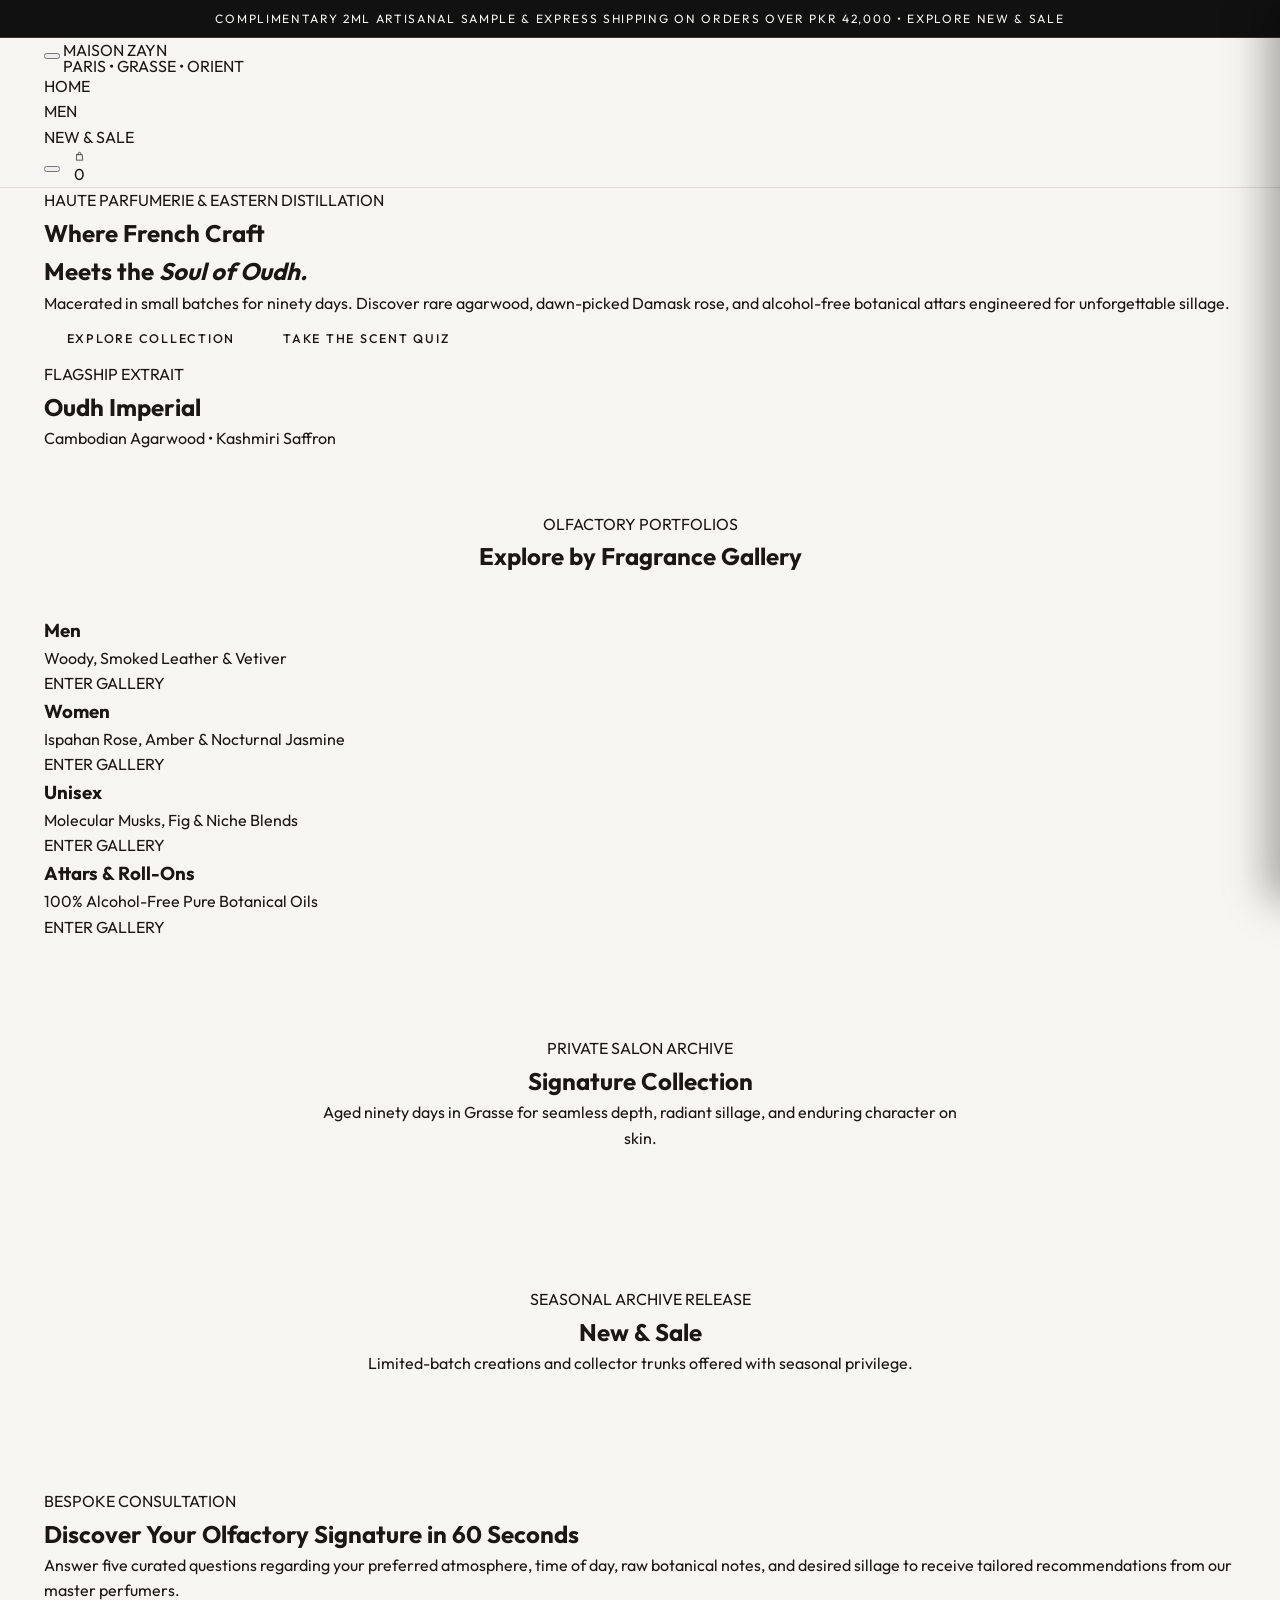
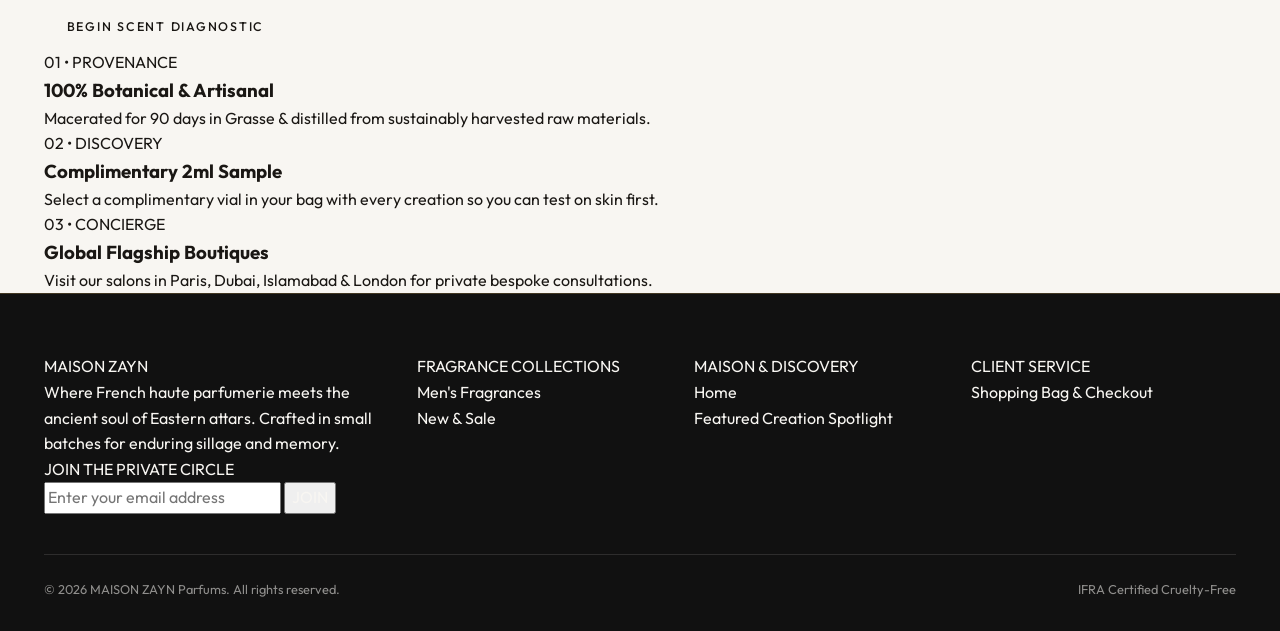
<file: index.html>
<!DOCTYPE html>
<html lang="en">
<head>
  <meta charset="UTF-8">
  <meta name="viewport" content="width=device-width, initial-scale=1.0">
  <title>MAISON ZAYN — Haute Parfumerie &amp; Eastern Attars</title>
  <meta name="description" content="Where French haute parfumerie meets the ancient soul of Eastern attars. Crafted in small batches in Grasse for enduring sillage and memory.">
  <link rel="preconnect" href="https://fonts.googleapis.com">
  <link rel="preconnect" href="https://fonts.gstatic.com" crossorigin>
  <link href="https://fonts.googleapis.com/css2?family=Cormorant+Garamond:ital,wght@0,400;0,500;0,600;1,400;1,500&family=Outfit:wght@300;400;500;600&display=swap" rel="stylesheet">
  <link rel="stylesheet" href="css/style.css">
</head>
<body>
  <a href="#main-content" class="skip-link">Skip to main content</a>

  <!-- Announcement Bar -->
  <div class="announcement-bar" role="region" aria-label="Promotional announcement">
    <p class="announcement-bar__text">
      COMPLIMENTARY 2ML ARTISANAL SAMPLE &amp; EXPRESS SHIPPING ON ORDERS OVER PKR 42,000 &bull;
      <a href="new-sale.html" class="announcement-bar__link">Explore New &amp; Sale</a>
    </p>
  </div>

  <!-- Sticky Header -->
  <header class="site-header">
    <div class="container site-header__inner">
      <button type="button" class="hamburger-btn" data-drawer-open aria-label="Open navigation menu" aria-expanded="false" aria-controls="mobile-drawer">
        <svg viewBox="0 0 24 24" fill="none" stroke="currentColor" stroke-width="1.5" stroke-linecap="round"><line x1="3" y1="6" x2="21" y2="6"/><line x1="3" y1="12" x2="21" y2="12"/><line x1="3" y1="18" x2="21" y2="18"/></svg>
      </button>

      <a href="index.html" class="brand-logo" aria-label="Maison Zayn Home">
        <span class="brand-logo__wordmark">MAISON ZAYN</span>
        <span class="brand-logo__tagline">PARIS &bull; GRASSE &bull; ORIENT</span>
      </a>

      <nav class="main-nav" aria-label="Primary navigation">
        <ul class="main-nav__list">
          <li class="main-nav__item"><a href="index.html" class="main-nav__link is-active" aria-current="page">HOME</a></li>
          <li class="main-nav__item"><a href="men.html" class="main-nav__link">MEN</a></li>
          <li class="main-nav__item"><a href="new-sale.html" class="main-nav__link">NEW &amp; SALE</a></li>
        </ul>
      </nav>

      <div class="header-actions">
        <button type="button" class="icon-btn" data-search-open aria-label="Search fragrances">
          <svg viewBox="0 0 24 24" fill="none" stroke="currentColor" stroke-width="1.5" stroke-linecap="round" stroke-linejoin="round"><circle cx="11" cy="11" r="7"/><line x1="20" y1="20" x2="16" y2="16"/></svg>
        </button>
        <a href="cart-checkout.html" class="icon-btn" aria-label="Shopping bag">
          <svg viewBox="0 0 24 24" fill="none" stroke="currentColor" stroke-width="1.5" stroke-linecap="round" stroke-linejoin="round"><path d="M6 8h12l1 12H5L6 8z"/><path d="M9 8V6a3 3 0 0 1 6 0v2"/></svg>
          <span class="cart-badge" data-cart-badge>0</span>
        </a>
      </div>
    </div>
  </header>

  <!-- Mobile Drawer -->
  <div id="drawer-backdrop" class="drawer-backdrop"></div>
  <aside id="mobile-drawer" class="mobile-drawer" aria-hidden="true" aria-label="Mobile navigation">
    <div class="mobile-drawer__head">
      <span class="brand-logo__wordmark" style="font-size:22px;">MAISON ZAYN</span>
      <button type="button" class="icon-btn" data-drawer-close aria-label="Close navigation menu">
        <svg viewBox="0 0 24 24" fill="none" stroke="currentColor" stroke-width="1.5"><line x1="18" y1="6" x2="6" y2="18"/><line x1="6" y1="6" x2="18" y2="18"/></svg>
      </button>
    </div>
    <nav class="mobile-drawer__nav">
      <a href="index.html" class="mobile-drawer__link">HOME</a>
      <a href="men.html" class="mobile-drawer__link">MEN</a>
      <a href="new-sale.html" class="mobile-drawer__link">NEW &amp; SALE</a>
      <a href="cart-checkout.html" class="mobile-drawer__link">SHOPPING BAG</a>
    </nav>
  </aside>

  <main id="main-content">
    <!-- 1. HERO -->
    <section class="hero" id="hero-spotlight">
      <div class="container hero__grid">
        <div class="hero__content">
          <span class="eyebrow">HAUTE PARFUMERIE &amp; EASTERN DISTILLATION</span>
          <h1 class="hero__title">Where French Craft<br>Meets the <em>Soul of Oudh.</em></h1>
          <p class="hero__desc">
            Macerated in small batches for ninety days. Discover rare agarwood, dawn-picked Damask rose, and alcohol-free botanical attars engineered for unforgettable sillage.
          </p>
          <div class="hero__actions">
            <a href="shop.html" class="btn btn--primary">EXPLORE COLLECTION</a>
            <a href="scent-finder.html" class="btn btn--secondary-dark">TAKE THE SCENT QUIZ</a>
          </div>
        </div>

        <div class="hero-showcase">
          <span class="eyebrow">FLAGSHIP EXTRAIT</span>
          <div class="hero-showcase__bottle" data-bottle-id="oudh-imperial" data-bottle-width="154" data-bottle-height="268" data-on-dark="true"></div>
          <h2 class="hero-showcase__name">Oudh Imperial</h2>
          <p class="hero-showcase__notes">Cambodian Agarwood &bull; Kashmiri Saffron</p>
        </div>
      </div>
    </section>

    <!-- 2. CATEGORY GALLERIES (ref4-categories) -->
    <section class="section-pad reveal">
      <div class="container">
        <div class="section-header">
          <span class="eyebrow">OLFACTORY PORTFOLIOS</span>
          <h2 class="section-heading">Explore by Fragrance Gallery</h2>
        </div>

        <div class="category-grid">
          <a href="men.html" class="category-card">
            <div class="category-card__bottle" data-bottle-id="santal-de-grasse" data-bottle-width="110" data-bottle-height="192"></div>
            <h3 class="category-card__title">Men</h3>
            <p class="category-card__desc">Woody, Smoked Leather &amp; Vetiver</p>
            <span class="category-card__cta">ENTER GALLERY</span>
          </a>

          <a href="women.html" class="category-card">
            <div class="category-card__bottle" data-bottle-id="rose-ispahan" data-bottle-width="110" data-bottle-height="192"></div>
            <h3 class="category-card__title">Women</h3>
            <p class="category-card__desc">Ispahan Rose, Amber &amp; Nocturnal Jasmine</p>
            <span class="category-card__cta">ENTER GALLERY</span>
          </a>

          <a href="unisex.html" class="category-card">
            <div class="category-card__bottle" data-bottle-id="musc-blanc" data-bottle-width="110" data-bottle-height="192"></div>
            <h3 class="category-card__title">Unisex</h3>
            <p class="category-card__desc">Molecular Musks, Fig &amp; Niche Blends</p>
            <span class="category-card__cta">ENTER GALLERY</span>
          </a>

          <a href="attars.html" class="category-card">
            <div class="category-card__bottle" data-bottle-id="oudh-imperial" data-bottle-width="110" data-bottle-height="192"></div>
            <h3 class="category-card__title">Attars &amp; Roll-Ons</h3>
            <p class="category-card__desc">100% Alcohol-Free Pure Botanical Oils</p>
            <span class="category-card__cta">ENTER GALLERY</span>
          </a>
        </div>
      </div>
    </section>

    <!-- 3. SIGNATURE COLLECTION -->
    <section class="section-pad reveal" style="padding-top: 24px;">
      <div class="container">
        <div class="section-header">
          <span class="eyebrow">PRIVATE SALON ARCHIVE</span>
          <h2 class="section-heading">Signature Collection</h2>
          <p class="section-subtitle">Aged ninety days in Grasse for seamless depth, radiant sillage, and enduring character on skin.</p>
        </div>
        <div class="product-grid" data-product-ids="oudh-imperial,santal-de-grasse,rose-ispahan,musc-blanc"></div>
      </div>
    </section>

    <!-- 4. NEW & SALE -->
    <section class="section-pad reveal" style="padding-top: 24px;">
      <div class="container">
        <div class="section-header">
          <span class="eyebrow">SEASONAL ARCHIVE RELEASE</span>
          <h2 class="section-heading">New &amp; Sale</h2>
          <p class="section-subtitle">Limited-batch creations and collector trunks offered with seasonal privilege.</p>
        </div>
        <div class="product-grid product-grid--3" data-product-ids="vetiver-cuir,bergamote-sauvage,la-collection-royale-trunk"></div>
      </div>
    </section>

    <!-- 5. BESPOKE CONSULTATION CTA (ref5-quiz-cta) -->
    <section class="quiz-cta-section reveal">
      <div class="container">
        <div class="quiz-cta-panel">
          <div class="quiz-cta-panel__content">
            <span class="eyebrow">BESPOKE CONSULTATION</span>
            <h2 class="quiz-cta-panel__title">Discover Your Olfactory Signature in 60 Seconds</h2>
            <p class="quiz-cta-panel__desc">
              Answer five curated questions regarding your preferred atmosphere, time of day, raw botanical notes, and desired sillage to receive tailored recommendations from our master perfumers.
            </p>
          </div>
          <a href="scent-finder.html" class="btn btn--primary">BEGIN SCENT DIAGNOSTIC</a>
        </div>
      </div>
    </section>

    <!-- 6. TRUST STRIP -->
    <section class="trust-strip" aria-label="Maison Zayn Pillars">
      <div class="container trust-strip__grid">
        <div class="trust-strip__item">
          <span class="eyebrow">01 &bull; PROVENANCE</span>
          <h3 class="trust-strip__title">100% Botanical &amp; Artisanal</h3>
          <p class="trust-strip__desc">Macerated for 90 days in Grasse &amp; distilled from sustainably harvested raw materials.</p>
        </div>
        <div class="trust-strip__item">
          <span class="eyebrow">02 &bull; DISCOVERY</span>
          <h3 class="trust-strip__title">Complimentary 2ml Sample</h3>
          <p class="trust-strip__desc">Select a complimentary vial in your bag with every creation so you can test on skin first.</p>
        </div>
        <div class="trust-strip__item">
          <span class="eyebrow">03 &bull; CONCIERGE</span>
          <h3 class="trust-strip__title">Global Flagship Boutiques</h3>
          <p class="trust-strip__desc">Visit our salons in Paris, Dubai, Islamabad &amp; London for private bespoke consultations.</p>
        </div>
      </div>
    </section>
  </main>

  <!-- Footer -->
  <footer class="site-footer">
    <div class="container">
      <div class="footer-grid">
        <div>
          <a href="index.html" class="footer-brand__logo">MAISON ZAYN</a>
          <p class="footer-brand__desc">
            Where French haute parfumerie meets the ancient soul of Eastern attars. Crafted in small batches for enduring sillage and memory.
          </p>
          <span class="eyebrow newsletter-form__label">JOIN THE PRIVATE CIRCLE</span>
          <form class="newsletter-form" data-newsletter-form novalidate>
            <div class="newsletter-form__group">
              <input type="email" class="newsletter-form__input" placeholder="Enter your email address" aria-label="Email address" required>
              <button type="submit" class="newsletter-form__btn">JOIN</button>
            </div>
            <p class="newsletter-form__status" data-newsletter-status role="status" aria-live="polite"></p>
          </form>
        </div>

        <div>
          <span class="eyebrow footer-col__heading">FRAGRANCE COLLECTIONS</span>
          <ul class="footer-col__list">
            <li><a href="men.html" class="footer-col__link">Men's Fragrances</a></li>
            <li><a href="new-sale.html" class="footer-col__link">New &amp; Sale</a></li>
          </ul>
        </div>

        <div>
          <span class="eyebrow footer-col__heading">MAISON &amp; DISCOVERY</span>
          <ul class="footer-col__list">
            <li><a href="index.html" class="footer-col__link">Home</a></li>
            <li><a href="index.html#hero-spotlight" class="footer-col__link">Featured Creation Spotlight</a></li>
          </ul>
        </div>

        <div>
          <span class="eyebrow footer-col__heading">CLIENT SERVICE</span>
          <ul class="footer-col__list">
            <li><a href="cart-checkout.html" class="footer-col__link">Shopping Bag &amp; Checkout</a></li>
          </ul>
        </div>
      </div>

      <div class="footer-bottom">
        <p>&copy; 2026 MAISON ZAYN Parfums. All rights reserved.</p>
        <div class="footer-badges">
          <span>IFRA Certified</span>
          <span>Cruelty-Free</span>
        </div>
      </div>
    </div>
  </footer>

  <script src="js/main.js"></script>
</body>
</html>
</file>
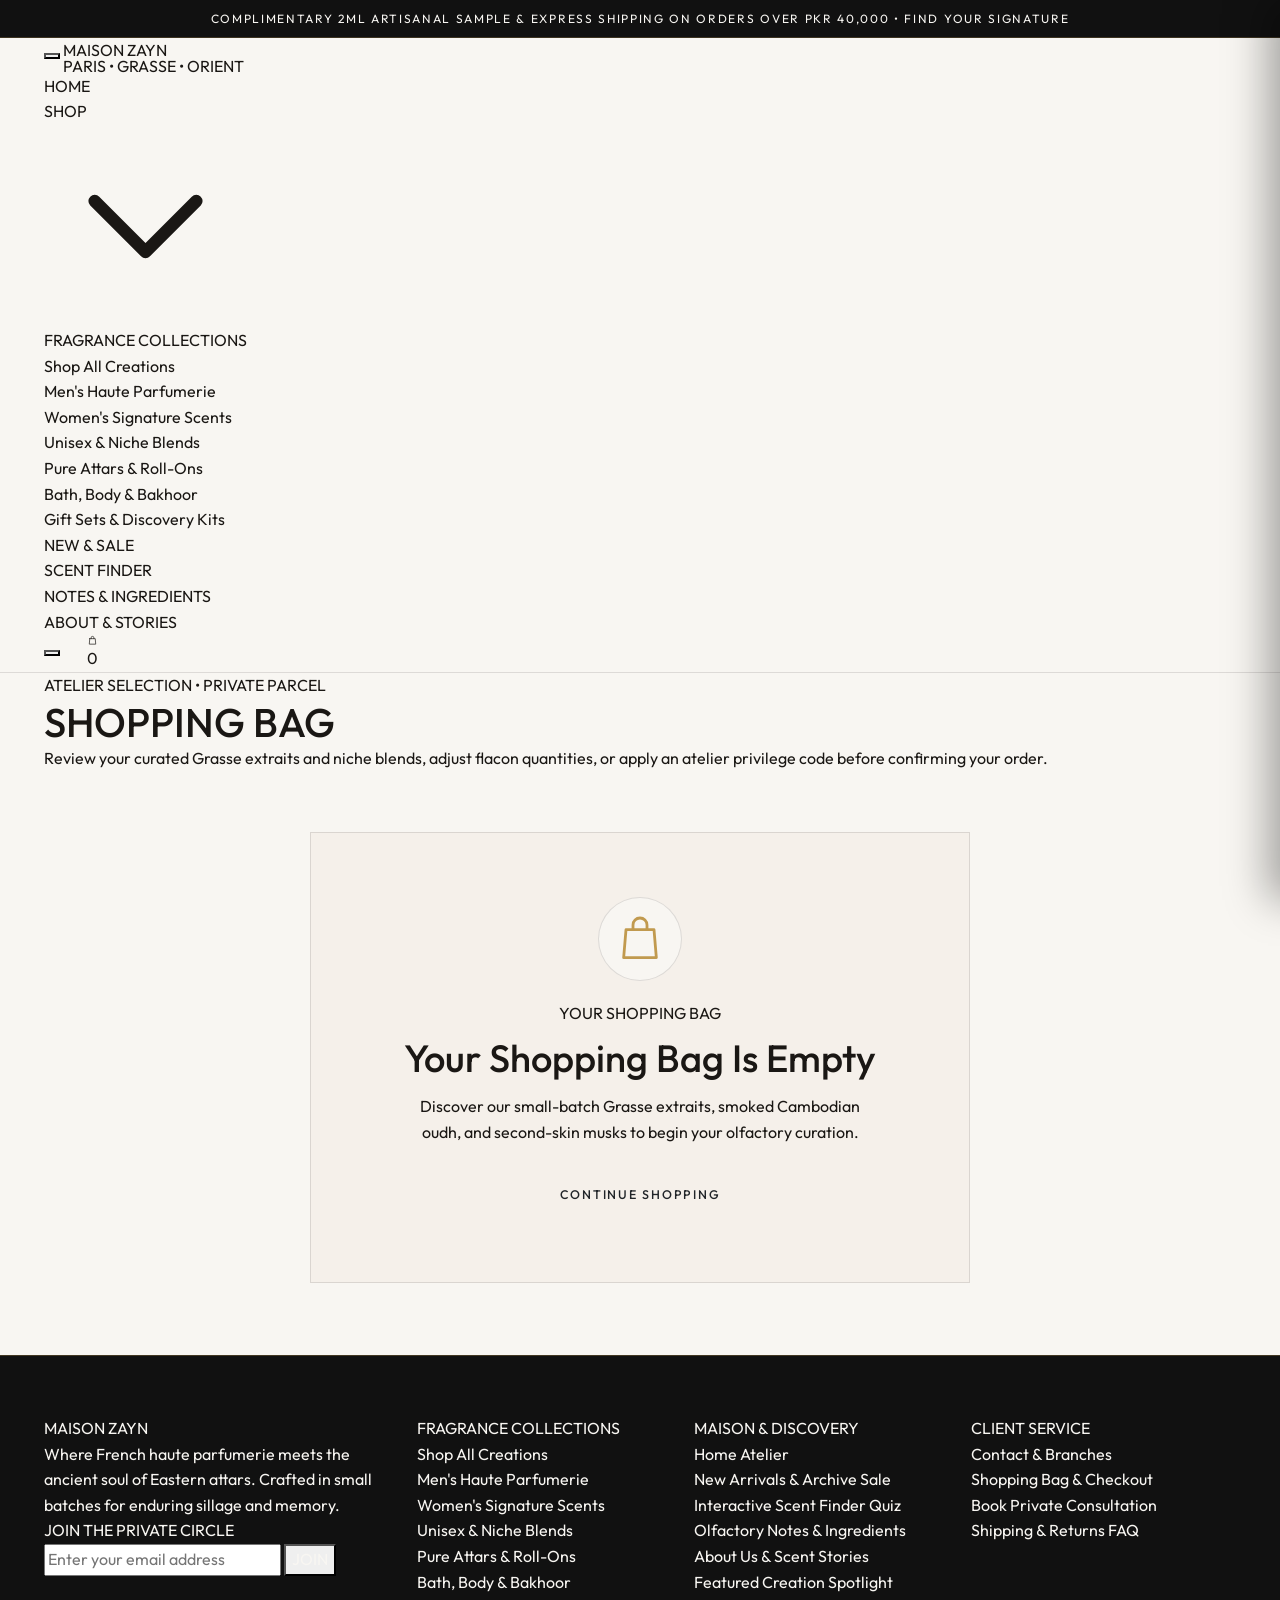
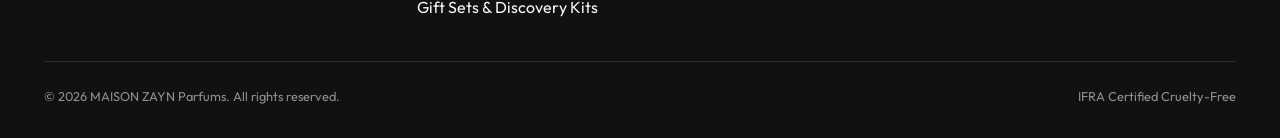
<file: cart.html>
<!DOCTYPE html>
<html lang="en">
<head>
  <meta charset="UTF-8">
  <meta name="viewport" content="width=device-width, initial-scale=1.0">
  <title>Shopping Bag — MAISON ZAYN</title>
  <meta name="description" content="Review your Maison Zayn shopping bag, adjust fragrance quantities, apply privilege codes, and confirm your artisanal perfume order.">
  <link rel="preconnect" href="https://fonts.googleapis.com">
  <link rel="preconnect" href="https://fonts.gstatic.com" crossorigin>
  <link href="https://fonts.googleapis.com/css2?family=Cormorant+Garamond:ital,wght@0,400;0,500;0,600;1,400;1,500&family=Outfit:wght@300;400;500;600&display=swap" rel="stylesheet">
  <link href="https://cdn.jsdelivr.net/npm/bootstrap@5.3.3/dist/css/bootstrap.min.css" rel="stylesheet" integrity="sha384-QWTKZyjpPEjISv5WaRU9OFeRpok6YctnYmDr5pNlyT2bRjXh0JMhjY6hW+ALEwIH" crossorigin="anonymous">
  <link rel="stylesheet" href="css/style.css">
  <link rel="stylesheet" href="css/hanan.css">
</head>
<body>
  <a href="#main-content" class="skip-link">Skip to main content</a>

  <!-- Announcement Bar -->
  <div class="announcement-bar" role="region" aria-label="Promotional announcement">
    <p class="announcement-bar__text">
      COMPLIMENTARY 2ML ARTISANAL SAMPLE &amp; EXPRESS SHIPPING ON ORDERS OVER PKR 40,000 &bull;
      <a href="scent-finder.html" class="announcement-bar__link">Find Your Signature</a>
    </p>
  </div>

  <!-- Sticky Header -->
  <header class="site-header">
    <div class="container site-header__inner">
      <button type="button" class="hamburger-btn" data-drawer-open aria-label="Open navigation menu" aria-expanded="false" aria-controls="mobile-drawer">
        <svg viewBox="0 0 24 24" fill="none" stroke="currentColor" stroke-width="1.5" stroke-linecap="round"><line x1="3" y1="6" x2="21" y2="6"/><line x1="3" y1="12" x2="21" y2="12"/><line x1="3" y1="18" x2="21" y2="18"/></svg>
      </button>

      <a href="index.html" class="brand-logo" aria-label="Maison Zayn Home">
        <span class="brand-logo__wordmark">MAISON ZAYN</span>
        <span class="brand-logo__tagline">PARIS &bull; GRASSE &bull; ORIENT</span>
      </a>

      <nav class="main-nav" aria-label="Primary navigation">
        <ul class="main-nav__list">
          <li class="main-nav__item"><a href="index.html" class="main-nav__link">HOME</a></li>
          <li class="main-nav__item main-nav__item--dropdown">
            <a href="shop.html" class="main-nav__link" aria-haspopup="true">
              SHOP
              <svg class="main-nav__chevron" viewBox="0 0 24 24" fill="none" stroke="currentColor" stroke-width="1.5" stroke-linecap="round" stroke-linejoin="round"><polyline points="6 9 12 15 18 9"/></svg>
            </a>
            <div class="mega-menu" role="menu">
              <span class="mega-menu__eyebrow">FRAGRANCE COLLECTIONS</span>
              <ul class="mega-menu__list">
                <li><a href="shop.html" class="mega-menu__link" role="menuitem">Shop All Creations</a></li>
                <li><a href="men.html" class="mega-menu__link" role="menuitem">Men's Haute Parfumerie</a></li>
                <li><a href="women.html" class="mega-menu__link" role="menuitem">Women's Signature Scents</a></li>
                <li><a href="unisex.html" class="mega-menu__link" role="menuitem">Unisex &amp; Niche Blends</a></li>
                <li><a href="attars.html" class="mega-menu__link" role="menuitem">Pure Attars &amp; Roll-Ons</a></li>
                <li><a href="bath-body-bakhoor.html" class="mega-menu__link" role="menuitem">Bath, Body &amp; Bakhoor</a></li>
                <li><a href="gift-sets.html" class="mega-menu__link" role="menuitem">Gift Sets &amp; Discovery Kits</a></li>
              </ul>
            </div>
          </li>
          <li class="main-nav__item"><a href="new-sale.html" class="main-nav__link">NEW &amp; SALE</a></li>
          <li class="main-nav__item"><a href="scent-finder.html" class="main-nav__link">SCENT FINDER</a></li>
          <li class="main-nav__item"><a href="notes-ingredients.html" class="main-nav__link">NOTES &amp; INGREDIENTS</a></li>
          <li class="main-nav__item"><a href="about-stories.html" class="main-nav__link">ABOUT &amp; STORIES</a></li>
        </ul>
      </nav>

      <div class="header-actions">
        <button type="button" class="icon-btn" data-search-open aria-label="Search fragrances">
          <svg viewBox="0 0 24 24" fill="none" stroke="currentColor" stroke-width="1.5" stroke-linecap="round" stroke-linejoin="round"><circle cx="11" cy="11" r="7"/><line x1="20" y1="20" x2="16" y2="16"/></svg>
        </button>
        <a href="contact-branches.html" class="icon-btn" aria-label="Boutiques and Contact">
          <svg viewBox="0 0 24 24" fill="none" stroke="currentColor" stroke-width="1.5" stroke-linecap="round" stroke-linejoin="round"><path d="M12 21s7-6.2 7-11.5A7 7 0 0 0 5 9.5C5 14.8 12 21 12 21z"/><circle cx="12" cy="9.5" r="2.5"/></svg>
        </a>
        <a href="cart.html" class="icon-btn" aria-label="Shopping bag" aria-current="page">
          <svg viewBox="0 0 24 24" fill="none" stroke="currentColor" stroke-width="1.5" stroke-linecap="round" stroke-linejoin="round"><path d="M6 8h12l1 12H5L6 8z"/><path d="M9 8V6a3 3 0 0 1 6 0v2"/></svg>
          <span class="cart-badge" data-cart-badge>0</span>
        </a>
      </div>
    </div>
  </header>

  <!-- Mobile Drawer -->
  <div id="drawer-backdrop" class="drawer-backdrop"></div>
  <aside id="mobile-drawer" class="mobile-drawer" aria-hidden="true" aria-label="Mobile navigation">
    <div class="mobile-drawer__head">
      <span class="brand-logo__wordmark" style="font-size:22px;">MAISON ZAYN</span>
      <button type="button" class="icon-btn" data-drawer-close aria-label="Close navigation menu">
        <svg viewBox="0 0 24 24" fill="none" stroke="currentColor" stroke-width="1.5"><line x1="18" y1="6" x2="6" y2="18"/><line x1="6" y1="6" x2="18" y2="18"/></svg>
      </button>
    </div>
    <nav class="mobile-drawer__nav">
      <a href="index.html" class="mobile-drawer__link">HOME</a>
      <a href="shop.html" class="mobile-drawer__link">SHOP</a>
      <div class="mobile-drawer__sub">
        <a href="shop.html" class="mobile-drawer__sublink">Shop All Creations</a>
        <a href="men.html" class="mobile-drawer__sublink">Men's Haute Parfumerie</a>
        <a href="women.html" class="mobile-drawer__sublink">Women's Signature Scents</a>
        <a href="unisex.html" class="mobile-drawer__sublink">Unisex &amp; Niche Blends</a>
        <a href="attars.html" class="mobile-drawer__sublink">Pure Attars &amp; Roll-Ons</a>
        <a href="bath-body-bakhoor.html" class="mobile-drawer__sublink">Bath, Body &amp; Bakhoor</a>
        <a href="gift-sets.html" class="mobile-drawer__sublink">Gift Sets &amp; Discovery Kits</a>
      </div>
      <a href="new-sale.html" class="mobile-drawer__link">NEW &amp; SALE</a>
      <a href="scent-finder.html" class="mobile-drawer__link">SCENT FINDER</a>
      <a href="notes-ingredients.html" class="mobile-drawer__link">NOTES &amp; INGREDIENTS</a>
      <a href="about-stories.html" class="mobile-drawer__link">ABOUT &amp; STORIES</a>
      <a href="contact-branches.html" class="mobile-drawer__link">CONTACT &amp; BRANCHES</a>
      <a href="cart.html" class="mobile-drawer__link" aria-current="page">SHOPPING BAG</a>
      <a href="faq-shipping.html" class="mobile-drawer__link">SHIPPING &amp; RETURNS FAQ</a>
    </nav>
  </aside>

  <main id="main-content">
    <!-- Page Banner -->
    <section class="page-banner">
      <div class="container page-banner__inner">
        <span class="eyebrow">ATELIER SELECTION &bull; PRIVATE PARCEL</span>
        <h1 class="page-banner__title">SHOPPING BAG</h1>
        <p class="page-banner__desc">
          Review your curated Grasse extraits and niche blends, adjust flacon quantities, or apply an atelier privilege code before confirming your order.
        </p>
      </div>
    </section>

    <!-- Shopping Bag Workspace -->
    <section class="section-pad" aria-labelledby="shopping-bag-heading">
      <div class="container">
        <h2 id="shopping-bag-heading" class="visually-hidden">Your Selected Fragrances and Order Summary</h2>

        <!-- Two-Column Cart Layout (Desktop: 8 / 4, Mobile: Stacked) -->
        <div id="cart-layout-row" class="row g-4 align-items-start d-none">
          <!-- Left Column: Cart Items -->
          <div class="col-12 col-lg-8">
            <div class="cart-items-header">
              <div>
                <span class="eyebrow">CURATED VESSELS</span>
                <p id="cart-item-count" class="cart-item-count mb-0" aria-live="polite">0 Creations in Bag</p>
              </div>
              <a href="unisex.html" class="cart-continue-link">Continue Shopping</a>
            </div>

            <div id="cart-items-list" class="cart-items-list" aria-label="Shopping bag items"></div>
          </div>

          <!-- Right Column: Order Summary Card -->
          <div class="col-12 col-lg-4">
            <aside class="cart-summary-card" aria-labelledby="order-summary-heading">
              <span class="eyebrow">ATELIER DOSSIER</span>
              <h3 id="order-summary-heading" class="cart-summary-card__title">Order Summary</h3>

              <p id="cart-shipping-note" class="cart-shipping-note" aria-live="polite">
                Complimentary express shipping on orders over PKR 40,000.
              </p>

              <!-- Promo Code Form -->
              <form id="promo-form" class="cart-promo-form" novalidate>
                <label for="promo-input" class="form-label cart-promo-label">Promo Code</label>
                <div class="cart-promo-group">
                  <input
                    type="text"
                    id="promo-input"
                    class="form-input cart-promo-input"
                    placeholder="Code: ZAYN10"
                    autocomplete="off"
                  >
                  <button type="submit" id="promo-apply-btn" class="btn btn--secondary btn--sm cart-promo-btn">Apply</button>
                </div>
                <div id="promo-applied-pill" class="cart-promo-pill d-none">
                  <span>Privilege <strong>ZAYN10</strong> applied (10% off)</span>
                  <button type="button" id="promo-remove-btn" class="cart-promo-pill__remove" aria-label="Remove promo code">&times;</button>
                </div>
                <p id="promo-feedback" class="cart-promo-feedback mb-0" role="status" aria-live="polite"></p>
              </form>

              <!-- Cost Breakdown -->
              <div class="cart-summary-rows">
                <div class="cart-summary__row">
                  <span>Subtotal</span>
                  <span id="cart-subtotal">PKR 0</span>
                </div>
                <div id="cart-discount-row" class="cart-summary__row cart-summary__row--discount d-none">
                  <span>Promo Discount (ZAYN10)</span>
                  <span id="cart-discount">- PKR 0</span>
                </div>
                <div class="cart-summary__row">
                  <span>Shipping</span>
                  <span id="cart-shipping">PKR 0</span>
                </div>
                <div class="cart-summary__row cart-summary__total">
                  <span>Grand Total</span>
                  <span id="cart-grand-total">PKR 0</span>
                </div>
              </div>

              <button type="button" id="proceed-checkout-btn" class="btn btn--dark w-100 mt-4">
                Proceed to Checkout
              </button>

              <p class="cart-summary-card__assurance mb-0">
                Includes a complimentary 2ml artisanal vial and signature Maison Zayn gift wrapping.
              </p>
            </aside>
          </div>
        </div>

        <!-- Empty Bag State -->
        <div id="cart-empty-state" class="cart-empty-state d-none" role="status" aria-live="polite">
          <div class="cart-empty-state__icon" aria-hidden="true">
            <svg width="56" height="56" viewBox="0 0 24 24" fill="none" stroke="currentColor" stroke-width="1.2" stroke-linecap="round" stroke-linejoin="round">
              <path d="M6 8h12l1 12H5L6 8z"/>
              <path d="M9 8V6a3 3 0 0 1 6 0v2"/>
            </svg>
          </div>
          <span class="eyebrow">YOUR SHOPPING BAG</span>
          <h3 class="cart-empty-state__title">Your Shopping Bag Is Empty</h3>
          <p class="cart-empty-state__desc">
            Discover our small-batch Grasse extraits, smoked Cambodian oudh, and second-skin musks to begin your olfactory curation.
          </p>
          <a href="unisex.html" class="btn btn--primary">Continue Shopping</a>
        </div>
      </div>
    </section>
  </main>

  <!-- Order Confirmation Modal (Bootstrap 5) -->
  <div class="modal fade" id="checkoutModal" tabindex="-1" aria-labelledby="checkoutModalLabel" aria-hidden="true">
    <div class="modal-dialog modal-dialog-centered modal-lg">
      <div class="modal-content unisex-modal-content">
        <div class="modal-header unisex-modal-header">
          <div>
            <span class="eyebrow" id="checkoutModalEyebrow">ATELIER ORDER CONFIRMATION</span>
            <h2 class="modal-title unisex-modal-title" id="checkoutModalLabel">Confirm Your Order</h2>
          </div>
          <button type="button" class="btn-close unisex-modal-close" data-bs-dismiss="modal" aria-label="Close order confirmation modal"></button>
        </div>

        <div class="modal-body unisex-modal-body" id="checkoutModalBody"></div>

        <div class="modal-footer unisex-modal-footer" id="checkoutModalFooter">
          <button type="button" class="btn btn--secondary btn--sm" data-bs-dismiss="modal">Back to Bag</button>
          <button type="button" class="btn btn--dark btn--sm" id="confirm-order-btn">Confirm Order</button>
        </div>
      </div>
    </div>
  </div>

  <!-- Footer -->
  <footer class="site-footer">
    <div class="container">
      <div class="footer-grid">
        <div>
          <a href="index.html" class="footer-brand__logo">MAISON ZAYN</a>
          <p class="footer-brand__desc">
            Where French haute parfumerie meets the ancient soul of Eastern attars. Crafted in small batches for enduring sillage and memory.
          </p>
          <span class="eyebrow newsletter-form__label">JOIN THE PRIVATE CIRCLE</span>
          <form class="newsletter-form" data-newsletter-form novalidate>
            <div class="newsletter-form__group">
              <input type="email" class="newsletter-form__input" placeholder="Enter your email address" aria-label="Email address" required>
              <button type="submit" class="newsletter-form__btn">JOIN</button>
            </div>
            <p class="newsletter-form__status" data-newsletter-status role="status" aria-live="polite"></p>
          </form>
        </div>

        <div>
          <span class="eyebrow footer-col__heading">FRAGRANCE COLLECTIONS</span>
          <ul class="footer-col__list">
            <li><a href="shop.html" class="footer-col__link">Shop All Creations</a></li>
            <li><a href="men.html" class="footer-col__link">Men's Haute Parfumerie</a></li>
            <li><a href="women.html" class="footer-col__link">Women's Signature Scents</a></li>
            <li><a href="unisex.html" class="footer-col__link">Unisex &amp; Niche Blends</a></li>
            <li><a href="attars.html" class="footer-col__link">Pure Attars &amp; Roll-Ons</a></li>
            <li><a href="bath-body-bakhoor.html" class="footer-col__link">Bath, Body &amp; Bakhoor</a></li>
            <li><a href="gift-sets.html" class="footer-col__link">Gift Sets &amp; Discovery Kits</a></li>
          </ul>
        </div>

        <div>
          <span class="eyebrow footer-col__heading">MAISON &amp; DISCOVERY</span>
          <ul class="footer-col__list">
            <li><a href="index.html" class="footer-col__link">Home Atelier</a></li>
            <li><a href="new-sale.html" class="footer-col__link">New Arrivals &amp; Archive Sale</a></li>
            <li><a href="scent-finder.html" class="footer-col__link">Interactive Scent Finder Quiz</a></li>
            <li><a href="notes-ingredients.html" class="footer-col__link">Olfactory Notes &amp; Ingredients</a></li>
            <li><a href="about-stories.html" class="footer-col__link">About Us &amp; Scent Stories</a></li>
            <li><a href="index.html#hero-spotlight" class="footer-col__link">Featured Creation Spotlight</a></li>
          </ul>
        </div>

        <div>
          <span class="eyebrow footer-col__heading">CLIENT SERVICE</span>
          <ul class="footer-col__list">
            <li><a href="contact-branches.html" class="footer-col__link">Contact &amp; Branches</a></li>
            <li><a href="cart.html" class="footer-col__link">Shopping Bag &amp; Checkout</a></li>
            <li><a href="contact-branches.html#consultation" class="footer-col__link">Book Private Consultation</a></li>
            <li><a href="faq-shipping.html" class="footer-col__link">Shipping &amp; Returns FAQ</a></li>
          </ul>
        </div>
      </div>

      <div class="footer-bottom">
        <p>&copy; 2026 MAISON ZAYN Parfums. All rights reserved.</p>
        <div class="footer-badges">
          <span>IFRA Certified</span>
          <span>Cruelty-Free</span>
        </div>
      </div>
    </div>
  </footer>

  <script src="https://cdn.jsdelivr.net/npm/bootstrap@5.3.3/dist/js/bootstrap.bundle.min.js" integrity="sha384-YvpcrYf0tY3lHB60NNkmXc5s9fDVZLESaAA55NDzOxhy9GkcIdslK1eN7N6jIeHz" crossorigin="anonymous"></script>
  <script src="js/main.js"></script>
  <script src="js/cart.js"></script>
</body>
</html>
</file>
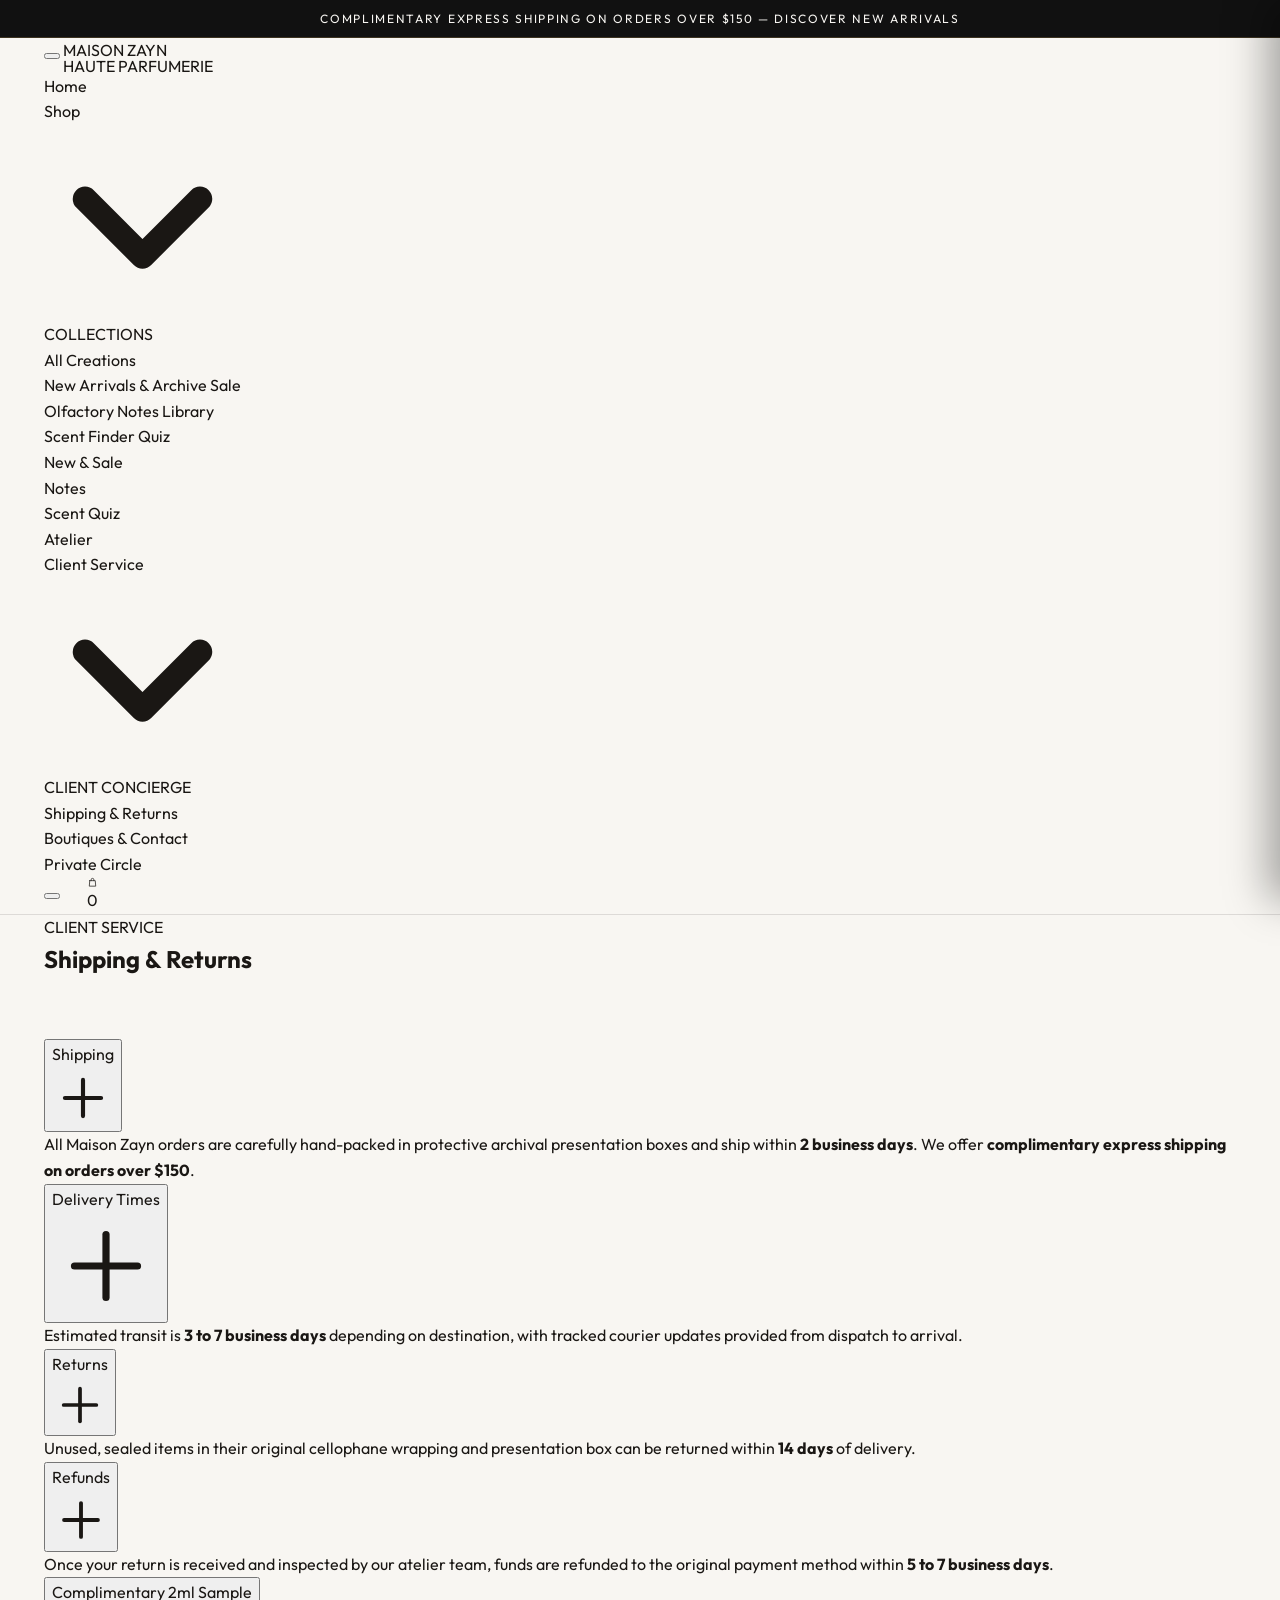
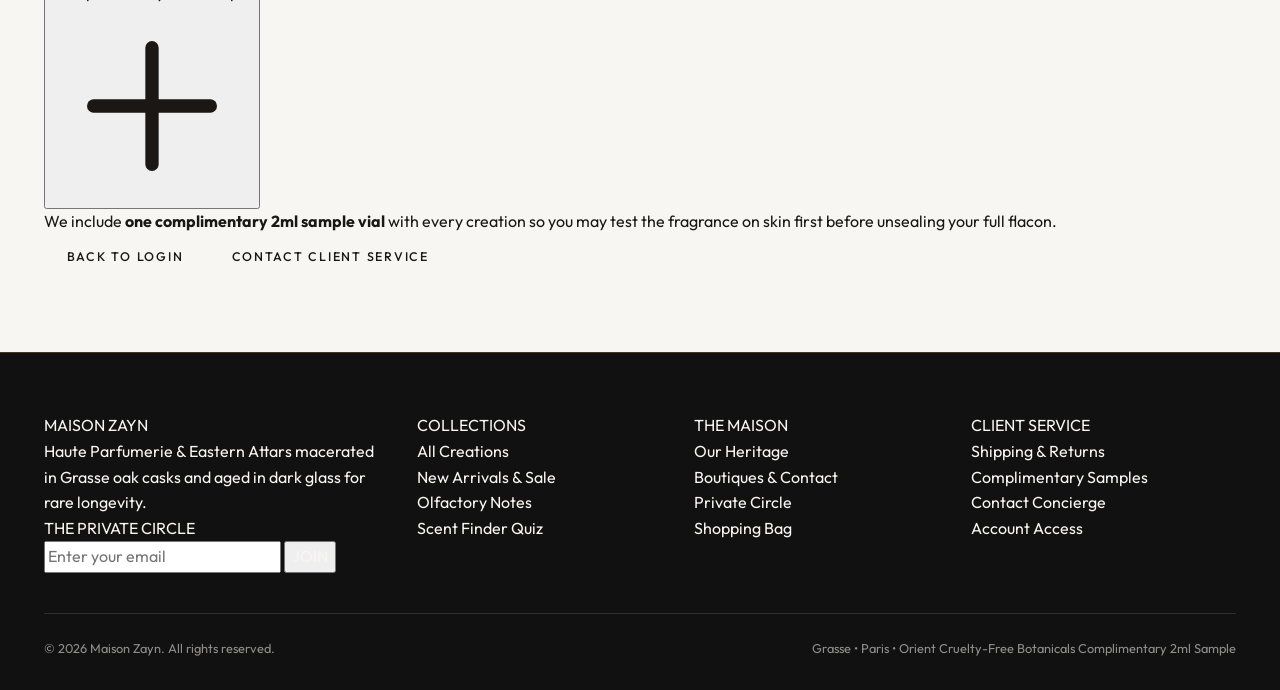
<file: faq-shipping.html>
<!DOCTYPE html>
<html lang="en">
<head>
  <meta charset="UTF-8">
  <meta name="viewport" content="width=device-width, initial-scale=1.0">
  <title>Shipping &amp; Returns FAQ | MAISON ZAYN</title>
  <meta name="description" content="Client service guide for Maison Zayn dispatch times, express shipping, returns, refunds, and complimentary 2ml samples.">
  <link rel="preconnect" href="https://fonts.googleapis.com">
  <link rel="preconnect" href="https://fonts.gstatic.com" crossorigin>
  <link href="https://fonts.googleapis.com/css2?family=Cormorant+Garamond:ital,wght@0,400;0,500;0,600;1,400;1,500&family=Outfit:wght@300;400;500;600&display=swap" rel="stylesheet">
  <link rel="stylesheet" href="css/style.css">
  <script src="js/main.js" defer></script>
</head>
<body>
  <a href="#main-content" class="skip-link">Skip to main content</a>

  <!-- Announcement Bar -->
  <div class="announcement-bar" role="region" aria-label="Promotions">
    <p class="announcement-bar__text">
      COMPLIMENTARY EXPRESS SHIPPING ON ORDERS OVER $150 —
      <a href="new-sale.html" class="announcement-bar__link">DISCOVER NEW ARRIVALS</a>
    </p>
  </div>

  <!-- Sticky Header -->
  <header class="site-header">
    <div class="container site-header__inner">
      <button type="button" class="hamburger-btn" data-drawer-open aria-label="Open navigation menu" aria-controls="mobile-drawer" aria-expanded="false">
        <svg viewBox="0 0 24 24" fill="none" stroke="currentColor" stroke-width="1.6" stroke-linecap="round" aria-hidden="true">
          <line x1="3" y1="6" x2="21" y2="6"></line>
          <line x1="3" y1="12" x2="21" y2="12"></line>
          <line x1="3" y1="18" x2="21" y2="18"></line>
        </svg>
      </button>

      <a href="index.html" class="brand-logo" aria-label="Maison Zayn Home">
        <span class="brand-logo__wordmark">MAISON ZAYN</span>
        <span class="brand-logo__tagline">HAUTE PARFUMERIE</span>
      </a>

      <nav class="main-nav" aria-label="Primary">
        <ul class="main-nav__list">
          <li class="main-nav__item">
            <a href="index.html" class="main-nav__link">Home</a>
          </li>
          <li class="main-nav__item main-nav__item--dropdown">
            <a href="shop.html" class="main-nav__link">
              Shop
              <svg class="main-nav__chevron" viewBox="0 0 12 12" fill="none" stroke="currentColor" stroke-width="1.5" aria-hidden="true">
                <path d="M2.5 4.5L6 8l3.5-3.5" stroke-linecap="round" stroke-linejoin="round"></path>
              </svg>
            </a>
            <div class="mega-menu">
              <span class="mega-menu__eyebrow">COLLECTIONS</span>
              <ul class="mega-menu__list">
                <li><a href="shop.html" class="mega-menu__link">All Creations</a></li>
                <li><a href="new-sale.html" class="mega-menu__link">New Arrivals &amp; Archive Sale</a></li>
                <li><a href="notes.html" class="mega-menu__link">Olfactory Notes Library</a></li>
                <li><a href="quiz.html" class="mega-menu__link">Scent Finder Quiz</a></li>
              </ul>
            </div>
          </li>
          <li class="main-nav__item">
            <a href="new-sale.html" class="main-nav__link">New &amp; Sale</a>
          </li>
          <li class="main-nav__item">
            <a href="notes.html" class="main-nav__link">Notes</a>
          </li>
          <li class="main-nav__item">
            <a href="quiz.html" class="main-nav__link">Scent Quiz</a>
          </li>
          <li class="main-nav__item">
            <a href="about.html" class="main-nav__link">Atelier</a>
          </li>
          <li class="main-nav__item main-nav__item--dropdown">
            <a href="faq-shipping.html" class="main-nav__link is-active" aria-current="page">
              Client Service
              <svg class="main-nav__chevron" viewBox="0 0 12 12" fill="none" stroke="currentColor" stroke-width="1.5" aria-hidden="true">
                <path d="M2.5 4.5L6 8l3.5-3.5" stroke-linecap="round" stroke-linejoin="round"></path>
              </svg>
            </a>
            <div class="mega-menu">
              <span class="mega-menu__eyebrow">CLIENT CONCIERGE</span>
              <ul class="mega-menu__list">
                <li><a href="faq-shipping.html" class="mega-menu__link is-active" aria-current="page">Shipping &amp; Returns</a></li>
                <li><a href="contact-branches.html" class="mega-menu__link">Boutiques &amp; Contact</a></li>
                <li><a href="login.html" class="mega-menu__link">Private Circle</a></li>
              </ul>
            </div>
          </li>
        </ul>
      </nav>

      <div class="header-actions">
        <button type="button" class="icon-btn" data-search-open aria-label="Search creations and notes">
          <svg viewBox="0 0 24 24" fill="none" stroke="currentColor" stroke-width="1.6" stroke-linecap="round" stroke-linejoin="round" aria-hidden="true">
            <circle cx="11" cy="11" r="7"></circle>
            <line x1="20" y1="20" x2="16.2" y2="16.2"></line>
          </svg>
        </button>
        <a href="login.html" class="icon-btn" aria-label="Private Circle Account">
          <svg viewBox="0 0 24 24" fill="none" stroke="currentColor" stroke-width="1.6" stroke-linecap="round" stroke-linejoin="round" aria-hidden="true">
            <path d="M20 21v-2a4 4 0 0 0-4-4H8a4 4 0 0 0-4 4v2"></path>
            <circle cx="12" cy="7" r="4"></circle>
          </svg>
        </a>
        <a href="cart.html" class="icon-btn" aria-label="Shopping Bag">
          <svg viewBox="0 0 24 24" fill="none" stroke="currentColor" stroke-width="1.6" stroke-linecap="round" stroke-linejoin="round" aria-hidden="true">
            <path d="M6 8h12l1 12H5L6 8z"></path>
            <path d="M9 8V6a3 3 0 0 1 6 0v2"></path>
          </svg>
          <span class="cart-badge" data-cart-badge>0</span>
        </a>
      </div>
    </div>
  </header>

  <!-- Mobile Navigation Drawer -->
  <div id="drawer-backdrop" class="drawer-backdrop"></div>
  <aside id="mobile-drawer" class="mobile-drawer" aria-hidden="true" aria-label="Mobile Navigation">
    <div class="mobile-drawer__head">
      <span class="brand-logo__wordmark" style="font-size:22px;">MAISON ZAYN</span>
      <button type="button" class="icon-btn" data-drawer-close aria-label="Close navigation menu">
        <svg viewBox="0 0 24 24" fill="none" stroke="currentColor" stroke-width="1.6" stroke-linecap="round" aria-hidden="true">
          <line x1="6" y1="6" x2="18" y2="18"></line>
          <line x1="18" y1="6" x2="6" y2="18"></line>
        </svg>
      </button>
    </div>
    <nav class="mobile-drawer__nav" aria-label="Mobile">
      <a href="index.html" class="mobile-drawer__link">Home</a>
      <a href="shop.html" class="mobile-drawer__link">Shop</a>
      <div class="mobile-drawer__sub">
        <a href="shop.html" class="mobile-drawer__sublink">All Creations</a>
        <a href="new-sale.html" class="mobile-drawer__sublink">New Arrivals &amp; Archive Sale</a>
        <a href="notes.html" class="mobile-drawer__sublink">Olfactory Notes Library</a>
        <a href="quiz.html" class="mobile-drawer__sublink">Scent Finder Quiz</a>
      </div>
      <a href="new-sale.html" class="mobile-drawer__link">New &amp; Sale</a>
      <a href="notes.html" class="mobile-drawer__link">Notes</a>
      <a href="quiz.html" class="mobile-drawer__link">Scent Quiz</a>
      <a href="about.html" class="mobile-drawer__link">Atelier</a>
      <a href="faq-shipping.html" class="mobile-drawer__link" aria-current="page">Shipping &amp; Returns</a>
      <a href="contact-branches.html" class="mobile-drawer__link">Boutiques &amp; Contact</a>
      <a href="login.html" class="mobile-drawer__link">Private Circle Login</a>
      <a href="cart.html" class="mobile-drawer__link">Shopping Bag</a>
    </nav>
  </aside>

  <main id="main-content">
    <!-- Hero Banner -->
    <section class="page-banner">
      <div class="container">
        <div class="page-banner__inner">
          <span class="eyebrow">CLIENT SERVICE</span>
          <h1 class="page-banner__title">Shipping &amp; Returns</h1>
        </div>
      </div>
    </section>

    <!-- FAQ Accordion Section -->
    <section class="section-pad">
      <div class="container">
        <div id="shipping-faq-list" class="faq-list">
          <div class="faq-item is-open">
            <button
              type="button"
              id="faq-trigger-shipping"
              class="faq-trigger"
              aria-expanded="true"
              aria-controls="faq-panel-shipping"
            >
              <span>Shipping</span>
              <svg class="faq-trigger__icon" viewBox="0 0 24 24" fill="none" stroke="currentColor" stroke-width="1.6" stroke-linecap="round" aria-hidden="true">
                <line x1="12" y1="5" x2="12" y2="19"></line>
                <line x1="5" y1="12" x2="19" y2="12"></line>
              </svg>
            </button>
            <div id="faq-panel-shipping" class="faq-panel" role="region" aria-labelledby="faq-trigger-shipping">
              <div class="faq-panel__body">
                <p>All Maison Zayn orders are carefully hand-packed in protective archival presentation boxes and ship within <strong>2 business days</strong>. We offer <strong>complimentary express shipping on orders over $150</strong>.</p>
              </div>
            </div>
          </div>

          <div class="faq-item">
            <button
              type="button"
              id="faq-trigger-delivery"
              class="faq-trigger"
              aria-expanded="false"
              aria-controls="faq-panel-delivery"
            >
              <span>Delivery Times</span>
              <svg class="faq-trigger__icon" viewBox="0 0 24 24" fill="none" stroke="currentColor" stroke-width="1.6" stroke-linecap="round" aria-hidden="true">
                <line x1="12" y1="5" x2="12" y2="19"></line>
                <line x1="5" y1="12" x2="19" y2="12"></line>
              </svg>
            </button>
            <div id="faq-panel-delivery" class="faq-panel" role="region" aria-labelledby="faq-trigger-delivery">
              <div class="faq-panel__body">
                <p>Estimated transit is <strong>3 to 7 business days</strong> depending on destination, with tracked courier updates provided from dispatch to arrival.</p>
              </div>
            </div>
          </div>

          <div class="faq-item">
            <button
              type="button"
              id="faq-trigger-returns"
              class="faq-trigger"
              aria-expanded="false"
              aria-controls="faq-panel-returns"
            >
              <span>Returns</span>
              <svg class="faq-trigger__icon" viewBox="0 0 24 24" fill="none" stroke="currentColor" stroke-width="1.6" stroke-linecap="round" aria-hidden="true">
                <line x1="12" y1="5" x2="12" y2="19"></line>
                <line x1="5" y1="12" x2="19" y2="12"></line>
              </svg>
            </button>
            <div id="faq-panel-returns" class="faq-panel" role="region" aria-labelledby="faq-trigger-returns">
              <div class="faq-panel__body">
                <p>Unused, sealed items in their original cellophane wrapping and presentation box can be returned within <strong>14 days</strong> of delivery.</p>
              </div>
            </div>
          </div>

          <div class="faq-item">
            <button
              type="button"
              id="faq-trigger-refunds"
              class="faq-trigger"
              aria-expanded="false"
              aria-controls="faq-panel-refunds"
            >
              <span>Refunds</span>
              <svg class="faq-trigger__icon" viewBox="0 0 24 24" fill="none" stroke="currentColor" stroke-width="1.6" stroke-linecap="round" aria-hidden="true">
                <line x1="12" y1="5" x2="12" y2="19"></line>
                <line x1="5" y1="12" x2="19" y2="12"></line>
              </svg>
            </button>
            <div id="faq-panel-refunds" class="faq-panel" role="region" aria-labelledby="faq-trigger-refunds">
              <div class="faq-panel__body">
                <p>Once your return is received and inspected by our atelier team, funds are refunded to the original payment method within <strong>5 to 7 business days</strong>.</p>
              </div>
            </div>
          </div>

          <div class="faq-item">
            <button
              type="button"
              id="faq-trigger-sample"
              class="faq-trigger"
              aria-expanded="false"
              aria-controls="faq-panel-sample"
            >
              <span>Complimentary 2ml Sample</span>
              <svg class="faq-trigger__icon" viewBox="0 0 24 24" fill="none" stroke="currentColor" stroke-width="1.6" stroke-linecap="round" aria-hidden="true">
                <line x1="12" y1="5" x2="12" y2="19"></line>
                <line x1="5" y1="12" x2="19" y2="12"></line>
              </svg>
            </button>
            <div id="faq-panel-sample" class="faq-panel" role="region" aria-labelledby="faq-trigger-sample">
              <div class="faq-panel__body">
                <p>We include <strong>one complimentary 2ml sample vial</strong> with every creation so you may test the fragrance on skin first before unsealing your full flacon.</p>
              </div>
            </div>
          </div>
        </div>

        <div class="faq-actions">
          <a href="login.html" class="btn btn--primary">BACK TO LOGIN</a>
          <a href="contact-branches.html" class="btn btn--secondary">CONTACT CLIENT SERVICE</a>
        </div>
      </div>
    </section>
  </main>

  <!-- Footer -->
  <footer class="site-footer">
    <div class="container">
      <div class="footer-grid">
        <div>
          <a href="index.html" class="footer-brand__logo">MAISON ZAYN</a>
          <p class="footer-brand__desc">Haute Parfumerie &amp; Eastern Attars macerated in Grasse oak casks and aged in dark glass for rare longevity.</p>
          <form class="newsletter-form" data-newsletter-form novalidate>
            <label for="footer-newsletter-email" class="eyebrow newsletter-form__label">THE PRIVATE CIRCLE</label>
            <div class="newsletter-form__group">
              <input id="footer-newsletter-email" type="email" class="newsletter-form__input" placeholder="Enter your email" required aria-label="Email address for newsletter">
              <button type="submit" class="newsletter-form__btn">JOIN</button>
            </div>
            <p class="newsletter-form__status" data-newsletter-status aria-live="polite"></p>
          </form>
        </div>

        <div>
          <span class="eyebrow footer-col__heading">COLLECTIONS</span>
          <ul class="footer-col__list">
            <li><a href="shop.html" class="footer-col__link">All Creations</a></li>
            <li><a href="new-sale.html" class="footer-col__link">New Arrivals &amp; Sale</a></li>
            <li><a href="notes.html" class="footer-col__link">Olfactory Notes</a></li>
            <li><a href="quiz.html" class="footer-col__link">Scent Finder Quiz</a></li>
          </ul>
        </div>

        <div>
          <span class="eyebrow footer-col__heading">THE MAISON</span>
          <ul class="footer-col__list">
            <li><a href="about.html" class="footer-col__link">Our Heritage</a></li>
            <li><a href="contact-branches.html" class="footer-col__link">Boutiques &amp; Contact</a></li>
            <li><a href="login.html" class="footer-col__link">Private Circle</a></li>
            <li><a href="cart.html" class="footer-col__link">Shopping Bag</a></li>
          </ul>
        </div>

        <div>
          <span class="eyebrow footer-col__heading">CLIENT SERVICE</span>
          <ul class="footer-col__list">
            <li><a href="faq-shipping.html" class="footer-col__link">Shipping &amp; Returns</a></li>
            <li><a href="faq-shipping.html#faq-panel-sample" class="footer-col__link">Complimentary Samples</a></li>
            <li><a href="contact-branches.html" class="footer-col__link">Contact Concierge</a></li>
            <li><a href="login.html" class="footer-col__link">Account Access</a></li>
          </ul>
        </div>
      </div>

      <div class="footer-bottom">
        <p>&copy; 2026 Maison Zayn. All rights reserved.</p>
        <div class="footer-badges">
          <span>Grasse &bull; Paris &bull; Orient</span>
          <span>Cruelty-Free Botanicals</span>
          <span>Complimentary 2ml Sample</span>
        </div>
      </div>
    </div>
  </footer>
</body>
</html>
</file>
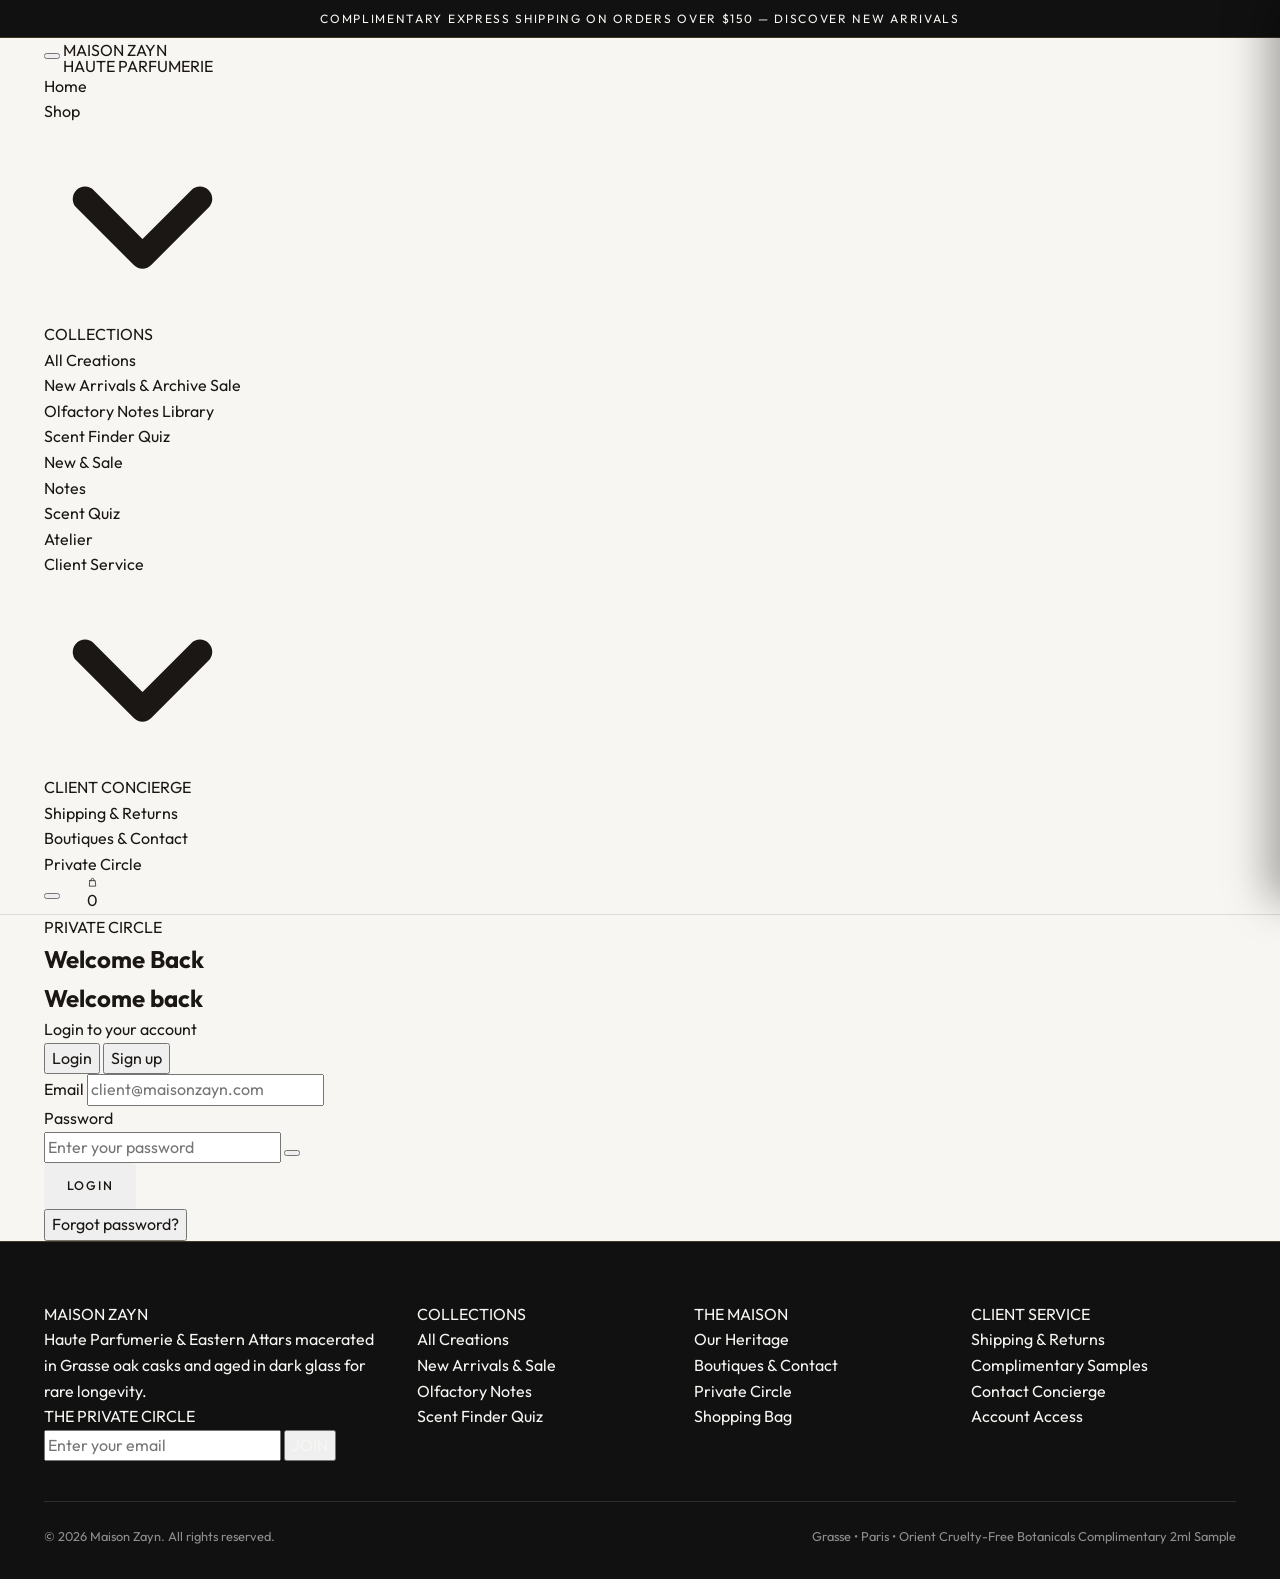
<file: login.html>
<!DOCTYPE html>
<html lang="en">
<head>
  <meta charset="UTF-8">
  <meta name="viewport" content="width=device-width, initial-scale=1.0">
  <title>Private Circle Login &amp; Sign Up | MAISON ZAYN</title>
  <meta name="description" content="Sign in or join the Maison Zayn Private Circle for access to Haute Parfumerie &amp; Eastern Attars.">
  <link rel="preconnect" href="https://fonts.googleapis.com">
  <link rel="preconnect" href="https://fonts.gstatic.com" crossorigin>
  <link href="https://fonts.googleapis.com/css2?family=Cormorant+Garamond:ital,wght@0,400;0,500;0,600;1,400;1,500&family=Outfit:wght@300;400;500;600&display=swap" rel="stylesheet">
  <link rel="stylesheet" href="css/style.css">
  <script src="js/main.js" defer></script>
</head>
<body>
  <a href="#main-content" class="skip-link">Skip to main content</a>

  <!-- Announcement Bar -->
  <div class="announcement-bar" role="region" aria-label="Promotions">
    <p class="announcement-bar__text">
      COMPLIMENTARY EXPRESS SHIPPING ON ORDERS OVER $150 —
      <a href="new-sale.html" class="announcement-bar__link">DISCOVER NEW ARRIVALS</a>
    </p>
  </div>

  <!-- Sticky Header -->
  <header class="site-header">
    <div class="container site-header__inner">
      <button type="button" class="hamburger-btn" data-drawer-open aria-label="Open navigation menu" aria-controls="mobile-drawer" aria-expanded="false">
        <svg viewBox="0 0 24 24" fill="none" stroke="currentColor" stroke-width="1.6" stroke-linecap="round" aria-hidden="true">
          <line x1="3" y1="6" x2="21" y2="6"></line>
          <line x1="3" y1="12" x2="21" y2="12"></line>
          <line x1="3" y1="18" x2="21" y2="18"></line>
        </svg>
      </button>

      <a href="index.html" class="brand-logo" aria-label="Maison Zayn Home">
        <span class="brand-logo__wordmark">MAISON ZAYN</span>
        <span class="brand-logo__tagline">HAUTE PARFUMERIE</span>
      </a>

      <nav class="main-nav" aria-label="Primary">
        <ul class="main-nav__list">
          <li class="main-nav__item">
            <a href="index.html" class="main-nav__link">Home</a>
          </li>
          <li class="main-nav__item main-nav__item--dropdown">
            <a href="shop.html" class="main-nav__link">
              Shop
              <svg class="main-nav__chevron" viewBox="0 0 12 12" fill="none" stroke="currentColor" stroke-width="1.5" aria-hidden="true">
                <path d="M2.5 4.5L6 8l3.5-3.5" stroke-linecap="round" stroke-linejoin="round"></path>
              </svg>
            </a>
            <div class="mega-menu">
              <span class="mega-menu__eyebrow">COLLECTIONS</span>
              <ul class="mega-menu__list">
                <li><a href="shop.html" class="mega-menu__link">All Creations</a></li>
                <li><a href="new-sale.html" class="mega-menu__link">New Arrivals &amp; Archive Sale</a></li>
                <li><a href="notes.html" class="mega-menu__link">Olfactory Notes Library</a></li>
                <li><a href="quiz.html" class="mega-menu__link">Scent Finder Quiz</a></li>
              </ul>
            </div>
          </li>
          <li class="main-nav__item">
            <a href="new-sale.html" class="main-nav__link">New &amp; Sale</a>
          </li>
          <li class="main-nav__item">
            <a href="notes.html" class="main-nav__link">Notes</a>
          </li>
          <li class="main-nav__item">
            <a href="quiz.html" class="main-nav__link">Scent Quiz</a>
          </li>
          <li class="main-nav__item">
            <a href="about.html" class="main-nav__link">Atelier</a>
          </li>
          <li class="main-nav__item main-nav__item--dropdown">
            <a href="faq-shipping.html" class="main-nav__link">
              Client Service
              <svg class="main-nav__chevron" viewBox="0 0 12 12" fill="none" stroke="currentColor" stroke-width="1.5" aria-hidden="true">
                <path d="M2.5 4.5L6 8l3.5-3.5" stroke-linecap="round" stroke-linejoin="round"></path>
              </svg>
            </a>
            <div class="mega-menu">
              <span class="mega-menu__eyebrow">CLIENT CONCIERGE</span>
              <ul class="mega-menu__list">
                <li><a href="faq-shipping.html" class="mega-menu__link">Shipping &amp; Returns</a></li>
                <li><a href="contact-branches.html" class="mega-menu__link">Boutiques &amp; Contact</a></li>
                <li><a href="login.html" class="mega-menu__link is-active" aria-current="page">Private Circle</a></li>
              </ul>
            </div>
          </li>
        </ul>
      </nav>

      <div class="header-actions">
        <button type="button" class="icon-btn" data-search-open aria-label="Search creations and notes">
          <svg viewBox="0 0 24 24" fill="none" stroke="currentColor" stroke-width="1.6" stroke-linecap="round" stroke-linejoin="round" aria-hidden="true">
            <circle cx="11" cy="11" r="7"></circle>
            <line x1="20" y1="20" x2="16.2" y2="16.2"></line>
          </svg>
        </button>
        <a href="login.html" class="icon-btn" aria-label="Private Circle Account" aria-current="page">
          <svg viewBox="0 0 24 24" fill="none" stroke="currentColor" stroke-width="1.6" stroke-linecap="round" stroke-linejoin="round" aria-hidden="true">
            <path d="M20 21v-2a4 4 0 0 0-4-4H8a4 4 0 0 0-4 4v2"></path>
            <circle cx="12" cy="7" r="4"></circle>
          </svg>
        </a>
        <a href="cart.html" class="icon-btn" aria-label="Shopping Bag">
          <svg viewBox="0 0 24 24" fill="none" stroke="currentColor" stroke-width="1.6" stroke-linecap="round" stroke-linejoin="round" aria-hidden="true">
            <path d="M6 8h12l1 12H5L6 8z"></path>
            <path d="M9 8V6a3 3 0 0 1 6 0v2"></path>
          </svg>
          <span class="cart-badge" data-cart-badge>0</span>
        </a>
      </div>
    </div>
  </header>

  <!-- Mobile Navigation Drawer -->
  <div id="drawer-backdrop" class="drawer-backdrop"></div>
  <aside id="mobile-drawer" class="mobile-drawer" aria-hidden="true" aria-label="Mobile Navigation">
    <div class="mobile-drawer__head">
      <span class="brand-logo__wordmark" style="font-size:22px;">MAISON ZAYN</span>
      <button type="button" class="icon-btn" data-drawer-close aria-label="Close navigation menu">
        <svg viewBox="0 0 24 24" fill="none" stroke="currentColor" stroke-width="1.6" stroke-linecap="round" aria-hidden="true">
          <line x1="6" y1="6" x2="18" y2="18"></line>
          <line x1="18" y1="6" x2="6" y2="18"></line>
        </svg>
      </button>
    </div>
    <nav class="mobile-drawer__nav" aria-label="Mobile">
      <a href="index.html" class="mobile-drawer__link">Home</a>
      <a href="shop.html" class="mobile-drawer__link">Shop</a>
      <div class="mobile-drawer__sub">
        <a href="shop.html" class="mobile-drawer__sublink">All Creations</a>
        <a href="new-sale.html" class="mobile-drawer__sublink">New Arrivals &amp; Archive Sale</a>
        <a href="notes.html" class="mobile-drawer__sublink">Olfactory Notes Library</a>
        <a href="quiz.html" class="mobile-drawer__sublink">Scent Finder Quiz</a>
      </div>
      <a href="new-sale.html" class="mobile-drawer__link">New &amp; Sale</a>
      <a href="notes.html" class="mobile-drawer__link">Notes</a>
      <a href="quiz.html" class="mobile-drawer__link">Scent Quiz</a>
      <a href="about.html" class="mobile-drawer__link">Atelier</a>
      <a href="faq-shipping.html" class="mobile-drawer__link">Shipping &amp; Returns</a>
      <a href="contact-branches.html" class="mobile-drawer__link">Boutiques &amp; Contact</a>
      <a href="login.html" class="mobile-drawer__link" aria-current="page">Private Circle Login</a>
      <a href="cart.html" class="mobile-drawer__link">Shopping Bag</a>
    </nav>
  </aside>

  <main id="main-content">
    <!-- Hero Banner -->
    <section class="page-banner">
      <div class="container">
        <div class="page-banner__inner">
          <span class="eyebrow">PRIVATE CIRCLE</span>
          <h1 class="page-banner__title">Welcome Back</h1>
        </div>
      </div>
    </section>

    <!-- Login / Sign Up / Reset Panel -->
    <section class="login-section">
      <div class="container">
        <div id="login-panel" class="login-panel">
          <!-- Screen 1: Login -->
          <div id="screen-login" class="login-screen">
            <div class="login-header">
              <h2 class="login-header__title">Welcome back</h2>
              <p class="login-header__sub">Login to your account</p>
            </div>

            <div class="login-tabs" role="tablist" aria-label="Account access mode">
              <button type="button" class="login-tab is-active" role="tab" aria-selected="true" data-switch-screen="login">Login</button>
              <button type="button" class="login-tab" role="tab" aria-selected="false" data-switch-screen="signup">Sign up</button>
            </div>

            <div id="login-status-box" class="login-status-box" role="status" aria-live="polite" hidden></div>

            <form id="login-form" class="login-form" novalidate>
              <div class="login-field">
                <label for="login-email" class="login-label">Email</label>
                <input
                  id="login-email"
                  name="email"
                  type="email"
                  class="login-input"
                  autocomplete="email"
                  placeholder="client@maisonzayn.com"
                  aria-describedby="login-email-error"
                  required
                >
                <p id="login-email-error" class="login-error" aria-live="polite"></p>
              </div>

              <div class="login-field">
                <label for="login-password" class="login-label">Password</label>
                <div class="login-input-wrap">
                  <input
                    id="login-password"
                    name="password"
                    type="password"
                    class="login-input login-input--password"
                    autocomplete="current-password"
                    placeholder="Enter your password"
                    aria-describedby="login-password-error"
                    required
                  >
                  <button
                    type="button"
                    class="login-toggle-pw"
                    data-toggle-password="login-password"
                    aria-label="Show password"
                    aria-pressed="false"
                  >
                    <svg data-eye-open viewBox="0 0 24 24" fill="none" stroke="currentColor" stroke-width="1.6" stroke-linecap="round" stroke-linejoin="round" aria-hidden="true">
                      <path d="M2 12s3.5-6 10-6 10 6 10 6-3.5 6-10 6-10-6-10-6z"></path>
                      <circle cx="12" cy="12" r="3"></circle>
                    </svg>
                    <svg data-eye-closed hidden viewBox="0 0 24 24" fill="none" stroke="currentColor" stroke-width="1.6" stroke-linecap="round" stroke-linejoin="round" aria-hidden="true">
                      <path d="M3 3l18 18"></path>
                      <path d="M10.6 10.6a2 2 0 0 0 2.8 2.8"></path>
                      <path d="M9.9 5.1A10.6 10.6 0 0 1 12 5c6.5 0 10 7 10 7a17.6 17.6 0 0 1-3.2 4.1"></path>
                      <path d="M6.6 6.6A17.7 17.7 0 0 0 2 12s3.5 7 10 7a9.9 9.9 0 0 0 4.3-1"></path>
                    </svg>
                  </button>
                </div>
                <p id="login-password-error" class="login-error" aria-live="polite"></p>
              </div>

              <button type="submit" class="btn btn--primary login-submit-btn">LOGIN</button>
            </form>

            <div class="login-aux">
              <button type="button" class="login-text-link" data-switch-screen="forgot">Forgot password?</button>
            </div>
          </div>

          <!-- Screen 2: Sign Up -->
          <div id="screen-signup" class="login-screen" hidden>
            <div class="login-header">
              <h2 class="login-header__title">Create account</h2>
              <p class="login-header__sub">It only takes a minute</p>
            </div>

            <div class="login-tabs" role="tablist" aria-label="Account access mode">
              <button type="button" class="login-tab" role="tab" aria-selected="false" data-switch-screen="login">Login</button>
              <button type="button" class="login-tab is-active" role="tab" aria-selected="true" data-switch-screen="signup">Sign up</button>
            </div>

            <form id="signup-form" class="login-form" novalidate>
              <div class="login-field">
                <label for="signup-name" class="login-label">Full name</label>
                <input
                  id="signup-name"
                  name="fullName"
                  type="text"
                  class="login-input"
                  autocomplete="name"
                  placeholder="Layla Al-Mansoor"
                  aria-describedby="signup-name-error"
                  required
                >
                <p id="signup-name-error" class="login-error" aria-live="polite"></p>
              </div>

              <div class="login-field">
                <label for="signup-email" class="login-label">Email</label>
                <input
                  id="signup-email"
                  name="email"
                  type="email"
                  class="login-input"
                  autocomplete="email"
                  placeholder="client@maisonzayn.com"
                  aria-describedby="signup-email-error"
                  required
                >
                <p id="signup-email-error" class="login-error" aria-live="polite"></p>
              </div>

              <div class="login-field">
                <label for="signup-password" class="login-label">Password</label>
                <div class="login-input-wrap">
                  <input
                    id="signup-password"
                    name="password"
                    type="password"
                    class="login-input login-input--password"
                    autocomplete="new-password"
                    placeholder="At least 6 characters"
                    aria-describedby="signup-password-error"
                    required
                  >
                  <button
                    type="button"
                    class="login-toggle-pw"
                    data-toggle-password="signup-password"
                    aria-label="Show password"
                    aria-pressed="false"
                  >
                    <svg data-eye-open viewBox="0 0 24 24" fill="none" stroke="currentColor" stroke-width="1.6" stroke-linecap="round" stroke-linejoin="round" aria-hidden="true">
                      <path d="M2 12s3.5-6 10-6 10 6 10 6-3.5 6-10 6-10-6-10-6z"></path>
                      <circle cx="12" cy="12" r="3"></circle>
                    </svg>
                    <svg data-eye-closed hidden viewBox="0 0 24 24" fill="none" stroke="currentColor" stroke-width="1.6" stroke-linecap="round" stroke-linejoin="round" aria-hidden="true">
                      <path d="M3 3l18 18"></path>
                      <path d="M10.6 10.6a2 2 0 0 0 2.8 2.8"></path>
                      <path d="M9.9 5.1A10.6 10.6 0 0 1 12 5c6.5 0 10 7 10 7a17.6 17.6 0 0 1-3.2 4.1"></path>
                      <path d="M6.6 6.6A17.7 17.7 0 0 0 2 12s3.5 7 10 7a9.9 9.9 0 0 0 4.3-1"></path>
                    </svg>
                  </button>
                </div>
                <p id="signup-password-error" class="login-error" aria-live="polite"></p>
              </div>

              <div class="login-field">
                <label for="signup-confirm" class="login-label">Confirm password</label>
                <div class="login-input-wrap">
                  <input
                    id="signup-confirm"
                    name="confirmPassword"
                    type="password"
                    class="login-input login-input--password"
                    autocomplete="new-password"
                    placeholder="Repeat your password"
                    aria-describedby="signup-confirm-error"
                    required
                  >
                  <button
                    type="button"
                    class="login-toggle-pw"
                    data-toggle-password="signup-confirm"
                    aria-label="Show password"
                    aria-pressed="false"
                  >
                    <svg data-eye-open viewBox="0 0 24 24" fill="none" stroke="currentColor" stroke-width="1.6" stroke-linecap="round" stroke-linejoin="round" aria-hidden="true">
                      <path d="M2 12s3.5-6 10-6 10 6 10 6-3.5 6-10 6-10-6-10-6z"></path>
                      <circle cx="12" cy="12" r="3"></circle>
                    </svg>
                    <svg data-eye-closed hidden viewBox="0 0 24 24" fill="none" stroke="currentColor" stroke-width="1.6" stroke-linecap="round" stroke-linejoin="round" aria-hidden="true">
                      <path d="M3 3l18 18"></path>
                      <path d="M10.6 10.6a2 2 0 0 0 2.8 2.8"></path>
                      <path d="M9.9 5.1A10.6 10.6 0 0 1 12 5c6.5 0 10 7 10 7a17.6 17.6 0 0 1-3.2 4.1"></path>
                      <path d="M6.6 6.6A17.7 17.7 0 0 0 2 12s3.5 7 10 7a9.9 9.9 0 0 0 4.3-1"></path>
                    </svg>
                  </button>
                </div>
                <p id="signup-confirm-error" class="login-error" aria-live="polite"></p>
              </div>

              <button type="submit" class="btn btn--primary login-submit-btn">CREATE ACCOUNT</button>
            </form>

            <div id="signup-status-box" class="login-status-box" role="status" aria-live="polite" hidden></div>

            <div class="login-aux">
              <button type="button" class="login-text-link" data-switch-screen="login">Have an account? Login</button>
            </div>
          </div>

          <!-- Screen 3: Forgot Password -->
          <div id="screen-forgot" class="login-screen" hidden>
            <div class="login-back-row">
              <button type="button" class="login-back-btn" data-switch-screen="login" aria-label="Back to login">&#8592;</button>
              <h2 class="login-header__title">Reset password</h2>
            </div>
            <p class="login-header__sub">Enter your email. We will send a reset link.</p>

            <form id="forgot-form" class="login-form" style="margin-top:24px;" novalidate>
              <div class="login-field">
                <label for="forgot-email" class="login-label">Email</label>
                <input
                  id="forgot-email"
                  name="email"
                  type="email"
                  class="login-input"
                  autocomplete="email"
                  placeholder="client@maisonzayn.com"
                  aria-describedby="forgot-email-error"
                  required
                >
                <p id="forgot-email-error" class="login-error" aria-live="polite"></p>
              </div>

              <button type="submit" class="btn btn--primary login-submit-btn">SEND LINK</button>
            </form>

            <div id="forgot-status-box" class="login-status-box" role="status" aria-live="polite" hidden></div>

            <div class="login-aux">
              <button type="button" class="login-text-link" data-switch-screen="login">Back to Login</button>
            </div>
          </div>

          <!-- Login Success Panel -->
          <div id="screen-success" class="login-screen" hidden>
            <div class="login-success-panel" role="status" aria-live="polite">
              <div class="login-success-icon" aria-hidden="true">
                <svg viewBox="0 0 24 24" fill="none" stroke="currentColor" stroke-width="2" stroke-linecap="round" stroke-linejoin="round">
                  <polyline points="20 6 9 17 4 12"></polyline>
                </svg>
              </div>
              <h2 class="login-header__title">Success</h2>
              <p class="login-header__sub">Signed in</p>
              <a href="new-sale.html" class="btn btn--primary login-submit-btn" style="margin-top:16px;">CONTINUE</a>
            </div>
          </div>
        </div>
      </div>
    </section>
  </main>

  <!-- Footer -->
  <footer class="site-footer">
    <div class="container">
      <div class="footer-grid">
        <div>
          <a href="index.html" class="footer-brand__logo">MAISON ZAYN</a>
          <p class="footer-brand__desc">Haute Parfumerie &amp; Eastern Attars macerated in Grasse oak casks and aged in dark glass for rare longevity.</p>
          <form class="newsletter-form" data-newsletter-form novalidate>
            <label for="footer-newsletter-email" class="eyebrow newsletter-form__label">THE PRIVATE CIRCLE</label>
            <div class="newsletter-form__group">
              <input id="footer-newsletter-email" type="email" class="newsletter-form__input" placeholder="Enter your email" required aria-label="Email address for newsletter">
              <button type="submit" class="newsletter-form__btn">JOIN</button>
            </div>
            <p class="newsletter-form__status" data-newsletter-status aria-live="polite"></p>
          </form>
        </div>

        <div>
          <span class="eyebrow footer-col__heading">COLLECTIONS</span>
          <ul class="footer-col__list">
            <li><a href="shop.html" class="footer-col__link">All Creations</a></li>
            <li><a href="new-sale.html" class="footer-col__link">New Arrivals &amp; Sale</a></li>
            <li><a href="notes.html" class="footer-col__link">Olfactory Notes</a></li>
            <li><a href="quiz.html" class="footer-col__link">Scent Finder Quiz</a></li>
          </ul>
        </div>

        <div>
          <span class="eyebrow footer-col__heading">THE MAISON</span>
          <ul class="footer-col__list">
            <li><a href="about.html" class="footer-col__link">Our Heritage</a></li>
            <li><a href="contact-branches.html" class="footer-col__link">Boutiques &amp; Contact</a></li>
            <li><a href="login.html" class="footer-col__link">Private Circle</a></li>
            <li><a href="cart.html" class="footer-col__link">Shopping Bag</a></li>
          </ul>
        </div>

        <div>
          <span class="eyebrow footer-col__heading">CLIENT SERVICE</span>
          <ul class="footer-col__list">
            <li><a href="faq-shipping.html" class="footer-col__link">Shipping &amp; Returns</a></li>
            <li><a href="faq-shipping.html#faq-panel-sample" class="footer-col__link">Complimentary Samples</a></li>
            <li><a href="contact-branches.html" class="footer-col__link">Contact Concierge</a></li>
            <li><a href="login.html" class="footer-col__link">Account Access</a></li>
          </ul>
        </div>
      </div>

      <div class="footer-bottom">
        <p>&copy; 2026 Maison Zayn. All rights reserved.</p>
        <div class="footer-badges">
          <span>Grasse &bull; Paris &bull; Orient</span>
          <span>Cruelty-Free Botanicals</span>
          <span>Complimentary 2ml Sample</span>
        </div>
      </div>
    </div>
  </footer>
</body>
</html>
</file>
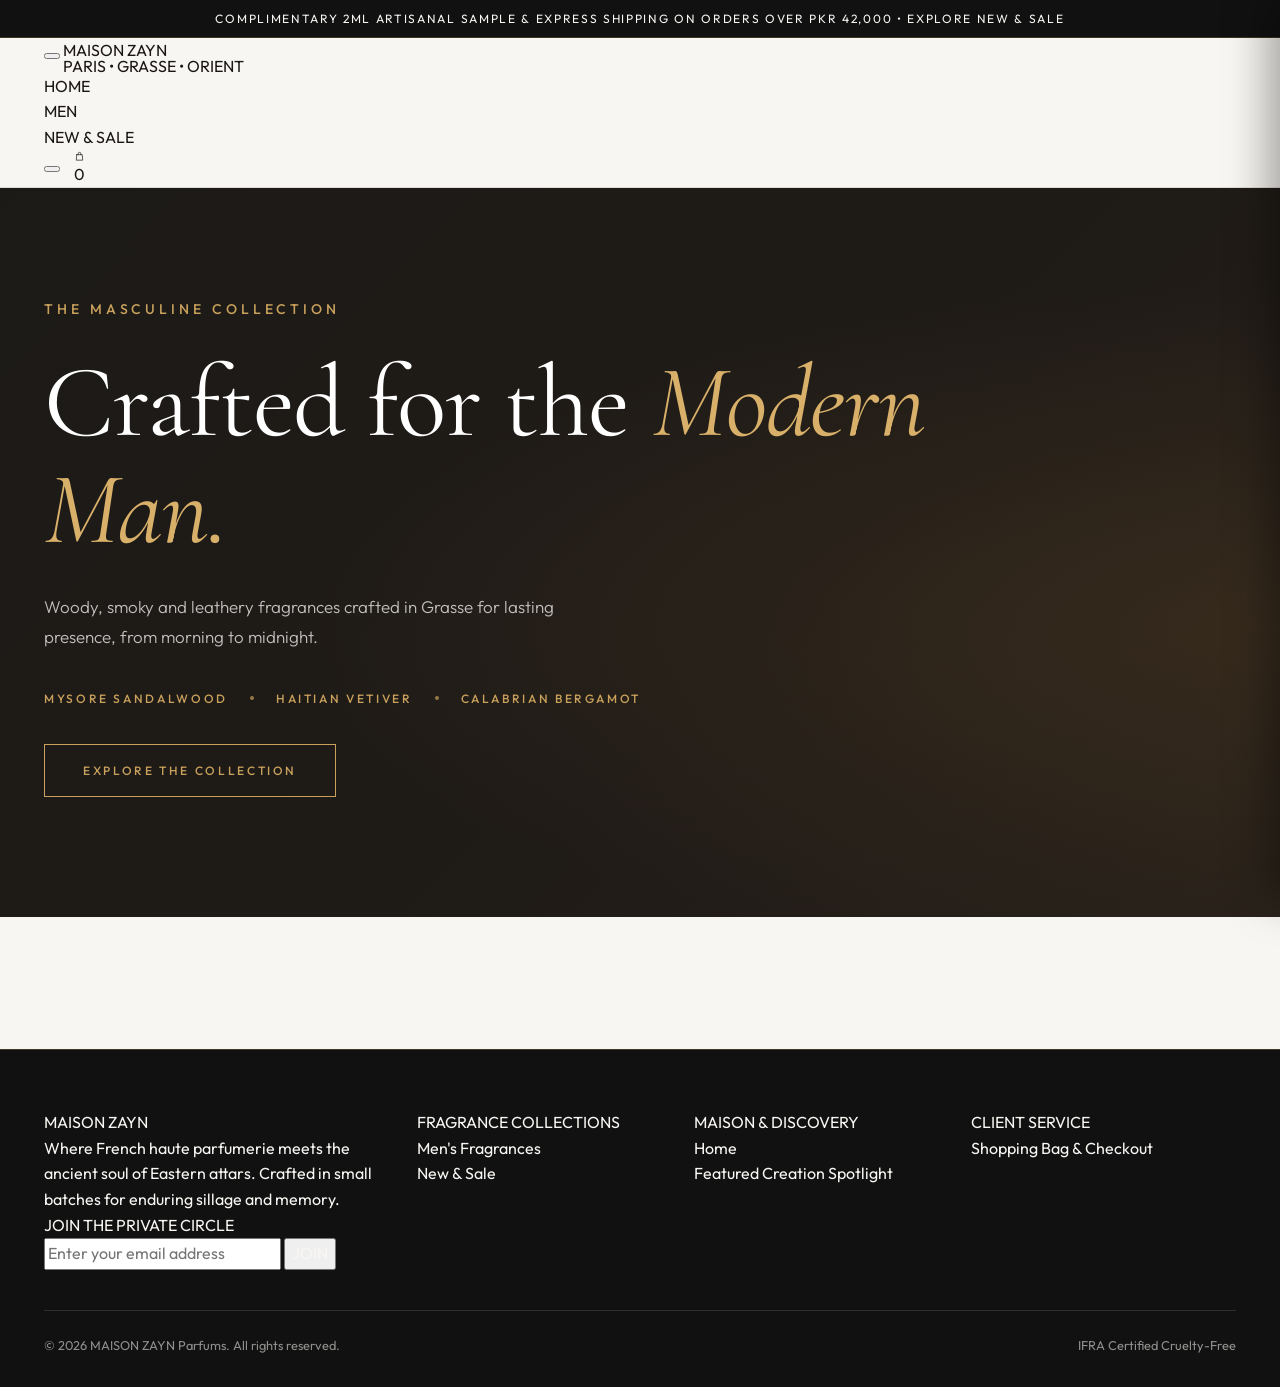
<file: men.html>
<!DOCTYPE html>
<html lang="en">
<head>
  <meta charset="UTF-8">
  <meta name="viewport" content="width=device-width, initial-scale=1.0">
  <title>Men — MAISON ZAYN</title>
  <meta name="description" content="Men's fragrances by MAISON ZAYN.">
  <link rel="preconnect" href="https://fonts.googleapis.com">
  <link rel="preconnect" href="https://fonts.gstatic.com" crossorigin>
  <link href="https://fonts.googleapis.com/css2?family=Cormorant+Garamond:ital,wght@0,400;0,500;0,600;1,400;1,500&family=Outfit:wght@300;400;500;600&display=swap" rel="stylesheet">
  <link rel="stylesheet" href="css/style.css">
  <style>
    html { scroll-behavior: smooth; }

    /* ===== Men hero (matches home hero theme) ===== */
    .page-banner {
      --gold: #c9a15c;
      --gold-light: #d8b06a;
      padding: 110px 0 120px;
      text-align: left;
      background:
        radial-gradient(ellipse at 100% 60%, rgba(70, 52, 32, 0.55), transparent 55%),
        linear-gradient(135deg, #1c1a17 0%, #1f1b17 60%, #28211a 100%);
    }
    .page-banner .page-banner__inner {
      display: flex;
      flex-direction: column;
      align-items: flex-start;
    }
    .page-banner .eyebrow {
      font-family: 'Outfit', sans-serif;
      font-size: 14px;
      font-weight: 500;
      letter-spacing: 0.28em;
      text-transform: uppercase;
      color: var(--gold);
      margin-bottom: 28px;
    }
    .page-banner .page-banner__title {
      font-family: 'Cormorant Garamond', serif;
      font-weight: 400;
      font-size: clamp(52px, 8vw, 104px);
      line-height: 1.05;
      letter-spacing: -0.01em;
      color: #fff;
      margin: 0;
      max-width: 900px;
    }
    .page-banner .page-banner__title em {
      font-style: italic;
      font-weight: 400;
      color: var(--gold-light);
    }
    .page-banner .page-banner__desc {
      font-family: 'Outfit', sans-serif;
      font-weight: 300;
      font-size: 17px;
      line-height: 1.8;
      color: rgba(255, 255, 255, 0.72);
      max-width: 520px;
      margin: 28px 0 0;
    }
    .hero-notes {
      display: flex;
      flex-wrap: wrap;
      gap: 22px;
      list-style: none;
      margin: 36px 0;
      padding: 0;
      font-family: 'Outfit', sans-serif;
      font-size: 12px;
      font-weight: 500;
      letter-spacing: 0.22em;
      text-transform: uppercase;
      color: var(--gold);
    }
    .hero-notes li {
      display: flex;
      align-items: center;
      gap: 22px;
    }
    .hero-notes li:not(:last-child)::after {
      content: "";
      width: 4px;
      height: 4px;
      border-radius: 50%;
      background: var(--gold);
      opacity: 0.7;
    }
    .hero-cta {
      display: inline-block;
      padding: 16px 38px;
      border: 1px solid var(--gold);
      color: var(--gold);
      background: transparent;
      font-family: 'Outfit', sans-serif;
      font-size: 12px;
      font-weight: 500;
      letter-spacing: 0.22em;
      text-transform: uppercase;
      text-decoration: none;
      transition: background 0.3s ease, color 0.3s ease;
    }
    .hero-cta:hover {
      background: var(--gold);
      color: #1c1a17;
    }

    @media (max-width: 640px) {
      .page-banner { padding: 72px 0 80px; }
      .page-banner .eyebrow { font-size: 12px; letter-spacing: 0.2em; }
      .hero-notes { flex-direction: column; gap: 12px; }
      .hero-notes li::after { display: none; }
      .hero-cta { width: 100%; text-align: center; }
    }
  </style>
</head>
<body>
  <a href="#main-content" class="skip-link">Skip to main content</a>

  <!-- Announcement Bar -->
  <div class="announcement-bar" role="region" aria-label="Promotional announcement">
    <p class="announcement-bar__text">
      COMPLIMENTARY 2ML ARTISANAL SAMPLE &amp; EXPRESS SHIPPING ON ORDERS OVER PKR 42,000 &bull;
      <a href="new-sale.html" class="announcement-bar__link">Explore New &amp; Sale</a>
    </p>
  </div>

  <!-- Sticky Header -->
  <header class="site-header">
    <div class="container site-header__inner">
      <button type="button" class="hamburger-btn" data-drawer-open aria-label="Open navigation menu" aria-expanded="false" aria-controls="mobile-drawer">
        <svg viewBox="0 0 24 24" fill="none" stroke="currentColor" stroke-width="1.5" stroke-linecap="round"><line x1="3" y1="6" x2="21" y2="6"/><line x1="3" y1="12" x2="21" y2="12"/><line x1="3" y1="18" x2="21" y2="18"/></svg>
      </button>

      <a href="index.html" class="brand-logo" aria-label="Maison Zayn Home">
        <span class="brand-logo__wordmark">MAISON ZAYN</span>
        <span class="brand-logo__tagline">PARIS &bull; GRASSE &bull; ORIENT</span>
      </a>

      <nav class="main-nav" aria-label="Primary navigation">
        <ul class="main-nav__list">
          <li class="main-nav__item"><a href="index.html" class="main-nav__link">HOME</a></li>
          <li class="main-nav__item"><a href="men.html" class="main-nav__link is-active" aria-current="page">MEN</a></li>
          <li class="main-nav__item"><a href="new-sale.html" class="main-nav__link">NEW &amp; SALE</a></li>
        </ul>
      </nav>

      <div class="header-actions">
        <button type="button" class="icon-btn" data-search-open aria-label="Search fragrances">
          <svg viewBox="0 0 24 24" fill="none" stroke="currentColor" stroke-width="1.5" stroke-linecap="round" stroke-linejoin="round"><circle cx="11" cy="11" r="7"/><line x1="20" y1="20" x2="16" y2="16"/></svg>
        </button>
        <a href="cart-checkout.html" class="icon-btn" aria-label="Shopping bag">
          <svg viewBox="0 0 24 24" fill="none" stroke="currentColor" stroke-width="1.5" stroke-linecap="round" stroke-linejoin="round"><path d="M6 8h12l1 12H5L6 8z"/><path d="M9 8V6a3 3 0 0 1 6 0v2"/></svg>
          <span class="cart-badge" data-cart-badge>0</span>
        </a>
      </div>
    </div>
  </header>

  <!-- Mobile Drawer -->
  <div id="drawer-backdrop" class="drawer-backdrop"></div>
  <aside id="mobile-drawer" class="mobile-drawer" aria-hidden="true" aria-label="Mobile navigation">
    <div class="mobile-drawer__head">
      <span class="brand-logo__wordmark" style="font-size:22px;">MAISON ZAYN</span>
      <button type="button" class="icon-btn" data-drawer-close aria-label="Close navigation menu">
        <svg viewBox="0 0 24 24" fill="none" stroke="currentColor" stroke-width="1.5"><line x1="18" y1="6" x2="6" y2="18"/><line x1="6" y1="6" x2="18" y2="18"/></svg>
      </button>
    </div>
    <nav class="mobile-drawer__nav">
      <a href="index.html" class="mobile-drawer__link">HOME</a>
      <a href="men.html" class="mobile-drawer__link">MEN</a>
      <a href="new-sale.html" class="mobile-drawer__link">NEW &amp; SALE</a>
      <a href="cart-checkout.html" class="mobile-drawer__link">SHOPPING BAG</a>
    </nav>
  </aside>

  <main id="main-content">
    <section class="page-banner">
      <div class="container page-banner__inner">
        <span class="eyebrow">THE MASCULINE COLLECTION</span>
        <h1 class="page-banner__title">Crafted for the <em>Modern Man.</em></h1>
        <p class="page-banner__desc">Woody, smoky and leathery fragrances crafted in Grasse for lasting presence, from morning to midnight.</p>
        <ul class="hero-notes">
          <li>Mysore Sandalwood</li>
          <li>Haitian Vetiver</li>
          <li>Calabrian Bergamot</li>
        </ul>
        <a href="#men-products" class="hero-cta">Explore the Collection</a>
      </div>
    </section>

    <section class="section-pad" id="men-products">
      <div class="container">
        <div class="product-grid product-grid--3" data-product-ids="santal-de-grasse,vetiver-cuir,bergamote-sauvage"></div>
      </div>
    </section>
  </main>

  <!-- Footer -->
  <footer class="site-footer">
    <div class="container">
      <div class="footer-grid">
        <div>
          <a href="index.html" class="footer-brand__logo">MAISON ZAYN</a>
          <p class="footer-brand__desc">
            Where French haute parfumerie meets the ancient soul of Eastern attars. Crafted in small batches for enduring sillage and memory.
          </p>
          <span class="eyebrow newsletter-form__label">JOIN THE PRIVATE CIRCLE</span>
          <form class="newsletter-form" data-newsletter-form novalidate>
            <div class="newsletter-form__group">
              <input type="email" class="newsletter-form__input" placeholder="Enter your email address" aria-label="Email address" required>
              <button type="submit" class="newsletter-form__btn">JOIN</button>
            </div>
            <p class="newsletter-form__status" data-newsletter-status role="status" aria-live="polite"></p>
          </form>
        </div>

        <div>
          <span class="eyebrow footer-col__heading">FRAGRANCE COLLECTIONS</span>
          <ul class="footer-col__list">
            <li><a href="men.html" class="footer-col__link">Men's Fragrances</a></li>
            <li><a href="new-sale.html" class="footer-col__link">New &amp; Sale</a></li>
          </ul>
        </div>

        <div>
          <span class="eyebrow footer-col__heading">MAISON &amp; DISCOVERY</span>
          <ul class="footer-col__list">
            <li><a href="index.html" class="footer-col__link">Home</a></li>
            <li><a href="index.html#hero-spotlight" class="footer-col__link">Featured Creation Spotlight</a></li>
          </ul>
        </div>

        <div>
          <span class="eyebrow footer-col__heading">CLIENT SERVICE</span>
          <ul class="footer-col__list">
            <li><a href="cart-checkout.html" class="footer-col__link">Shopping Bag &amp; Checkout</a></li>
          </ul>
        </div>
      </div>

      <div class="footer-bottom">
        <p>&copy; 2026 MAISON ZAYN Parfums. All rights reserved.</p>
        <div class="footer-badges">
          <span>IFRA Certified</span>
          <span>Cruelty-Free</span>
        </div>
      </div>
    </div>
  </footer>

  <script src="js/main.js"></script>
</body>
</html>
</file>
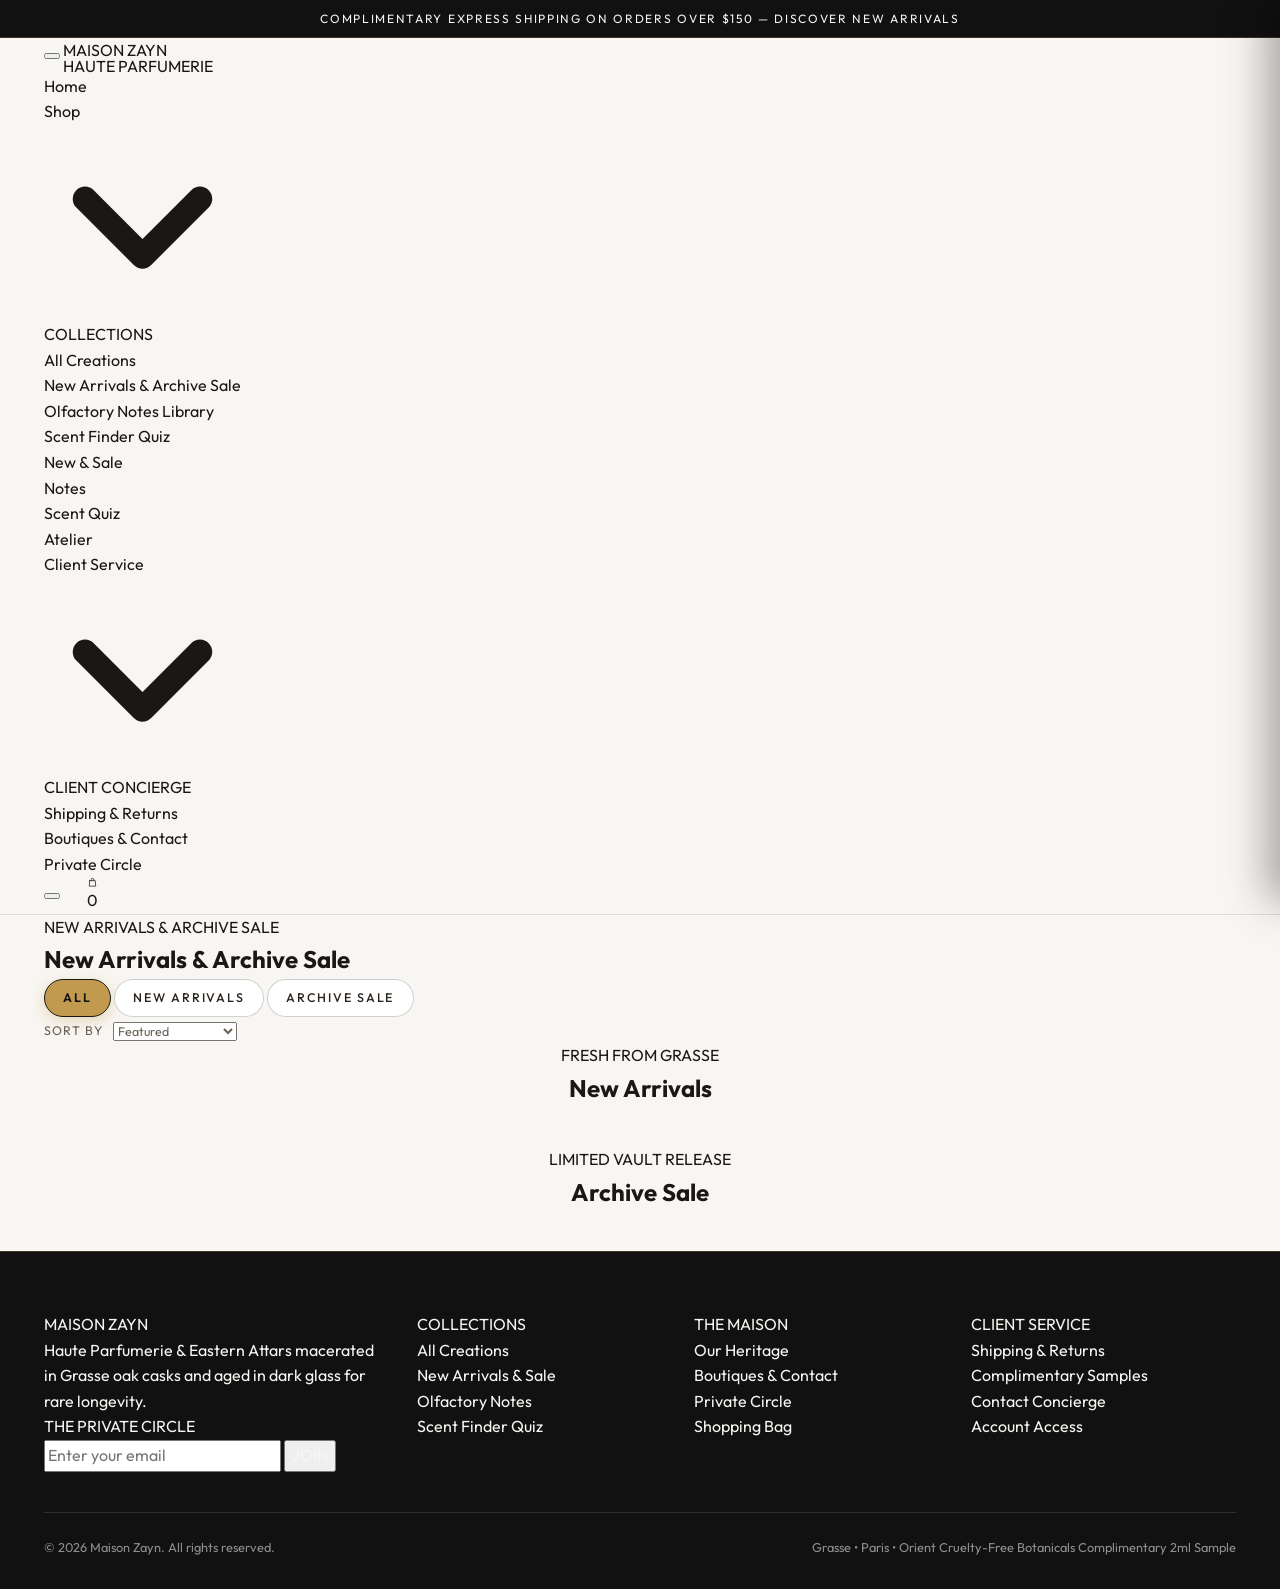
<file: new-sale.html>
<!DOCTYPE html>
<html lang="en">
<head>
  <meta charset="UTF-8">
  <meta name="viewport" content="width=device-width, initial-scale=1.0">
  <title>New Arrivals &amp; Archive Sale | MAISON ZAYN</title>
  <meta name="description" content="Explore Maison Zayn's newest Grasse extraits and limited Archive Sale editions.">
  <link rel="preconnect" href="https://fonts.googleapis.com">
  <link rel="preconnect" href="https://fonts.gstatic.com" crossorigin>
  <link href="https://fonts.googleapis.com/css2?family=Cormorant+Garamond:ital,wght@0,400;0,500;0,600;1,400;1,500&family=Outfit:wght@300;400;500;600&display=swap" rel="stylesheet">
  <link rel="stylesheet" href="css/style.css">
  <script src="js/main.js" defer></script>
</head>
<body>
  <a href="#main-content" class="skip-link">Skip to main content</a>

  <!-- Announcement Bar -->
  <div class="announcement-bar" role="region" aria-label="Promotions">
    <p class="announcement-bar__text">
      COMPLIMENTARY EXPRESS SHIPPING ON ORDERS OVER $150 —
      <a href="new-sale.html" class="announcement-bar__link">DISCOVER NEW ARRIVALS</a>
    </p>
  </div>

  <!-- Sticky Header -->
  <header class="site-header">
    <div class="container site-header__inner">
      <button type="button" class="hamburger-btn" data-drawer-open aria-label="Open navigation menu" aria-controls="mobile-drawer" aria-expanded="false">
        <svg viewBox="0 0 24 24" fill="none" stroke="currentColor" stroke-width="1.6" stroke-linecap="round" aria-hidden="true">
          <line x1="3" y1="6" x2="21" y2="6"></line>
          <line x1="3" y1="12" x2="21" y2="12"></line>
          <line x1="3" y1="18" x2="21" y2="18"></line>
        </svg>
      </button>

      <a href="index.html" class="brand-logo" aria-label="Maison Zayn Home">
        <span class="brand-logo__wordmark">MAISON ZAYN</span>
        <span class="brand-logo__tagline">HAUTE PARFUMERIE</span>
      </a>

      <nav class="main-nav" aria-label="Primary">
        <ul class="main-nav__list">
          <li class="main-nav__item">
            <a href="index.html" class="main-nav__link">Home</a>
          </li>
          <li class="main-nav__item main-nav__item--dropdown">
            <a href="shop.html" class="main-nav__link">
              Shop
              <svg class="main-nav__chevron" viewBox="0 0 12 12" fill="none" stroke="currentColor" stroke-width="1.5" aria-hidden="true">
                <path d="M2.5 4.5L6 8l3.5-3.5" stroke-linecap="round" stroke-linejoin="round"></path>
              </svg>
            </a>
            <div class="mega-menu">
              <span class="mega-menu__eyebrow">COLLECTIONS</span>
              <ul class="mega-menu__list">
                <li><a href="shop.html" class="mega-menu__link">All Creations</a></li>
                <li><a href="new-sale.html" class="mega-menu__link is-active" aria-current="page">New Arrivals &amp; Archive Sale</a></li>
                <li><a href="notes.html" class="mega-menu__link">Olfactory Notes Library</a></li>
                <li><a href="quiz.html" class="mega-menu__link">Scent Finder Quiz</a></li>
              </ul>
            </div>
          </li>
          <li class="main-nav__item">
            <a href="new-sale.html" class="main-nav__link is-active" aria-current="page">New &amp; Sale</a>
          </li>
          <li class="main-nav__item">
            <a href="notes.html" class="main-nav__link">Notes</a>
          </li>
          <li class="main-nav__item">
            <a href="quiz.html" class="main-nav__link">Scent Quiz</a>
          </li>
          <li class="main-nav__item">
            <a href="about.html" class="main-nav__link">Atelier</a>
          </li>
          <li class="main-nav__item main-nav__item--dropdown">
            <a href="faq-shipping.html" class="main-nav__link">
              Client Service
              <svg class="main-nav__chevron" viewBox="0 0 12 12" fill="none" stroke="currentColor" stroke-width="1.5" aria-hidden="true">
                <path d="M2.5 4.5L6 8l3.5-3.5" stroke-linecap="round" stroke-linejoin="round"></path>
              </svg>
            </a>
            <div class="mega-menu">
              <span class="mega-menu__eyebrow">CLIENT CONCIERGE</span>
              <ul class="mega-menu__list">
                <li><a href="faq-shipping.html" class="mega-menu__link">Shipping &amp; Returns</a></li>
                <li><a href="contact-branches.html" class="mega-menu__link">Boutiques &amp; Contact</a></li>
                <li><a href="login.html" class="mega-menu__link">Private Circle</a></li>
              </ul>
            </div>
          </li>
        </ul>
      </nav>

      <div class="header-actions">
        <button type="button" class="icon-btn" data-search-open aria-label="Search creations and notes">
          <svg viewBox="0 0 24 24" fill="none" stroke="currentColor" stroke-width="1.6" stroke-linecap="round" stroke-linejoin="round" aria-hidden="true">
            <circle cx="11" cy="11" r="7"></circle>
            <line x1="20" y1="20" x2="16.2" y2="16.2"></line>
          </svg>
        </button>
        <a href="login.html" class="icon-btn" aria-label="Private Circle Account">
          <svg viewBox="0 0 24 24" fill="none" stroke="currentColor" stroke-width="1.6" stroke-linecap="round" stroke-linejoin="round" aria-hidden="true">
            <path d="M20 21v-2a4 4 0 0 0-4-4H8a4 4 0 0 0-4 4v2"></path>
            <circle cx="12" cy="7" r="4"></circle>
          </svg>
        </a>
        <a href="cart.html" class="icon-btn" aria-label="Shopping Bag">
          <svg viewBox="0 0 24 24" fill="none" stroke="currentColor" stroke-width="1.6" stroke-linecap="round" stroke-linejoin="round" aria-hidden="true">
            <path d="M6 8h12l1 12H5L6 8z"></path>
            <path d="M9 8V6a3 3 0 0 1 6 0v2"></path>
          </svg>
          <span class="cart-badge" data-cart-badge>0</span>
        </a>
      </div>
    </div>
  </header>

  <!-- Mobile Navigation Drawer -->
  <div id="drawer-backdrop" class="drawer-backdrop"></div>
  <aside id="mobile-drawer" class="mobile-drawer" aria-hidden="true" aria-label="Mobile Navigation">
    <div class="mobile-drawer__head">
      <span class="brand-logo__wordmark" style="font-size:22px;">MAISON ZAYN</span>
      <button type="button" class="icon-btn" data-drawer-close aria-label="Close navigation menu">
        <svg viewBox="0 0 24 24" fill="none" stroke="currentColor" stroke-width="1.6" stroke-linecap="round" aria-hidden="true">
          <line x1="6" y1="6" x2="18" y2="18"></line>
          <line x1="18" y1="6" x2="6" y2="18"></line>
        </svg>
      </button>
    </div>
    <nav class="mobile-drawer__nav" aria-label="Mobile">
      <a href="index.html" class="mobile-drawer__link">Home</a>
      <a href="shop.html" class="mobile-drawer__link">Shop</a>
      <div class="mobile-drawer__sub">
        <a href="shop.html" class="mobile-drawer__sublink">All Creations</a>
        <a href="new-sale.html" class="mobile-drawer__sublink" aria-current="page">New Arrivals &amp; Archive Sale</a>
        <a href="notes.html" class="mobile-drawer__sublink">Olfactory Notes Library</a>
        <a href="quiz.html" class="mobile-drawer__sublink">Scent Finder Quiz</a>
      </div>
      <a href="new-sale.html" class="mobile-drawer__link" aria-current="page">New &amp; Sale</a>
      <a href="notes.html" class="mobile-drawer__link">Notes</a>
      <a href="quiz.html" class="mobile-drawer__link">Scent Quiz</a>
      <a href="about.html" class="mobile-drawer__link">Atelier</a>
      <a href="faq-shipping.html" class="mobile-drawer__link">Shipping &amp; Returns</a>
      <a href="contact-branches.html" class="mobile-drawer__link">Boutiques &amp; Contact</a>
      <a href="login.html" class="mobile-drawer__link">Private Circle Login</a>
      <a href="cart.html" class="mobile-drawer__link">Shopping Bag</a>
    </nav>
  </aside>

  <main id="main-content">
    <!-- Hero Banner -->
    <section class="page-banner">
      <div class="container">
        <div class="page-banner__inner">
          <span class="eyebrow">NEW ARRIVALS &amp; ARCHIVE SALE</span>
          <h1 class="page-banner__title">New Arrivals &amp; Archive Sale</h1>
        </div>
      </div>
    </section>

    <div class="new-sale-main">
      <div class="container">
        <!-- Filter & Sort Toolbar -->
        <div id="new-sale-toolbar" class="toolbar new-sale-toolbar">
          <div class="chip-group" role="group" aria-label="Filter creations">
            <button type="button" class="filter-chip is-active" data-new-sale-filter="all" aria-pressed="true">All</button>
            <button type="button" class="filter-chip" data-new-sale-filter="new" aria-pressed="false">New Arrivals</button>
            <button type="button" class="filter-chip" data-new-sale-filter="sale" aria-pressed="false">Archive Sale</button>
          </div>

          <div class="sort-wrap">
            <label for="new-sale-sort" class="sort-label">Sort by</label>
            <select id="new-sale-sort" class="form-select">
              <option value="featured">Featured</option>
              <option value="price-asc">Price: Low to High</option>
              <option value="price-desc">Price: High to Low</option>
            </select>
          </div>
        </div>

        <!-- Section 1: New Arrivals (4-column grid) -->
        <section id="new-arrivals-section" class="new-sale-section reveal" aria-labelledby="new-arrivals-heading">
          <div class="section-header section-header--left">
            <span class="eyebrow">FRESH FROM GRASSE</span>
            <h2 id="new-arrivals-heading" class="section-heading">New Arrivals</h2>
          </div>
          <div
            id="new-arrivals-grid"
            class="product-grid"
            data-product-ids="oudh-imperial,santal-de-grasse,rose-ispahan,musc-blanc"
          ></div>
        </section>

        <!-- Section 2: Archive Sale (3-column grid) -->
        <section id="archive-sale-section" class="new-sale-section reveal" aria-labelledby="archive-sale-heading">
          <div class="section-header section-header--left">
            <span class="eyebrow">LIMITED VAULT RELEASE</span>
            <h2 id="archive-sale-heading" class="section-heading">Archive Sale</h2>
          </div>
          <div
            id="archive-sale-grid"
            class="product-grid product-grid--3"
            data-product-ids="vetiver-cuir,bergamote-sauvage,la-collection-royale-trunk"
          ></div>
        </section>
      </div>
    </div>
  </main>

  <!-- Footer -->
  <footer class="site-footer">
    <div class="container">
      <div class="footer-grid">
        <div>
          <a href="index.html" class="footer-brand__logo">MAISON ZAYN</a>
          <p class="footer-brand__desc">Haute Parfumerie &amp; Eastern Attars macerated in Grasse oak casks and aged in dark glass for rare longevity.</p>
          <form class="newsletter-form" data-newsletter-form novalidate>
            <label for="footer-newsletter-email" class="eyebrow newsletter-form__label">THE PRIVATE CIRCLE</label>
            <div class="newsletter-form__group">
              <input id="footer-newsletter-email" type="email" class="newsletter-form__input" placeholder="Enter your email" required aria-label="Email address for newsletter">
              <button type="submit" class="newsletter-form__btn">JOIN</button>
            </div>
            <p class="newsletter-form__status" data-newsletter-status aria-live="polite"></p>
          </form>
        </div>

        <div>
          <span class="eyebrow footer-col__heading">COLLECTIONS</span>
          <ul class="footer-col__list">
            <li><a href="shop.html" class="footer-col__link">All Creations</a></li>
            <li><a href="new-sale.html" class="footer-col__link">New Arrivals &amp; Sale</a></li>
            <li><a href="notes.html" class="footer-col__link">Olfactory Notes</a></li>
            <li><a href="quiz.html" class="footer-col__link">Scent Finder Quiz</a></li>
          </ul>
        </div>

        <div>
          <span class="eyebrow footer-col__heading">THE MAISON</span>
          <ul class="footer-col__list">
            <li><a href="about.html" class="footer-col__link">Our Heritage</a></li>
            <li><a href="contact-branches.html" class="footer-col__link">Boutiques &amp; Contact</a></li>
            <li><a href="login.html" class="footer-col__link">Private Circle</a></li>
            <li><a href="cart.html" class="footer-col__link">Shopping Bag</a></li>
          </ul>
        </div>

        <div>
          <span class="eyebrow footer-col__heading">CLIENT SERVICE</span>
          <ul class="footer-col__list">
            <li><a href="faq-shipping.html" class="footer-col__link">Shipping &amp; Returns</a></li>
            <li><a href="faq-shipping.html#faq-panel-sample" class="footer-col__link">Complimentary Samples</a></li>
            <li><a href="contact-branches.html" class="footer-col__link">Contact Concierge</a></li>
            <li><a href="login.html" class="footer-col__link">Account Access</a></li>
          </ul>
        </div>
      </div>

      <div class="footer-bottom">
        <p>&copy; 2026 Maison Zayn. All rights reserved.</p>
        <div class="footer-badges">
          <span>Grasse &bull; Paris &bull; Orient</span>
          <span>Cruelty-Free Botanicals</span>
          <span>Complimentary 2ml Sample</span>
        </div>
      </div>
    </div>
  </footer>
</body>
</html>
</file>
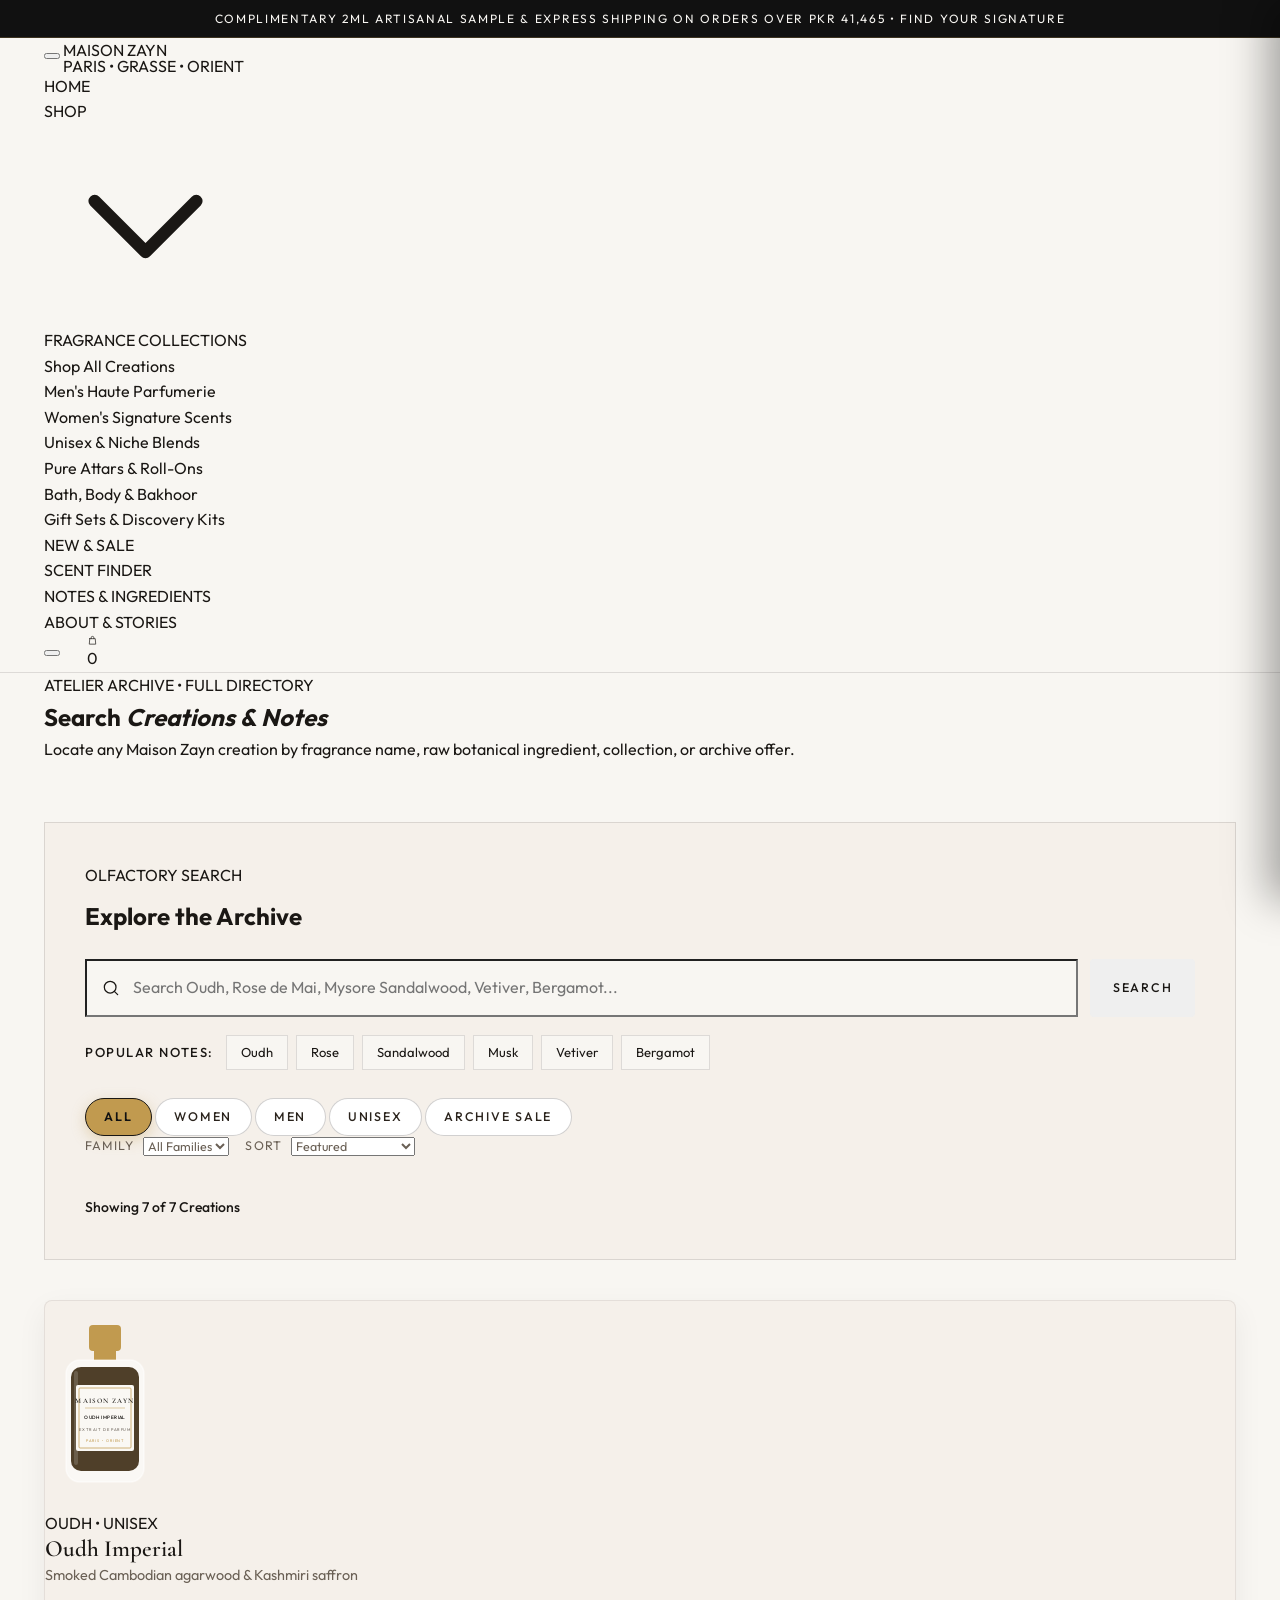
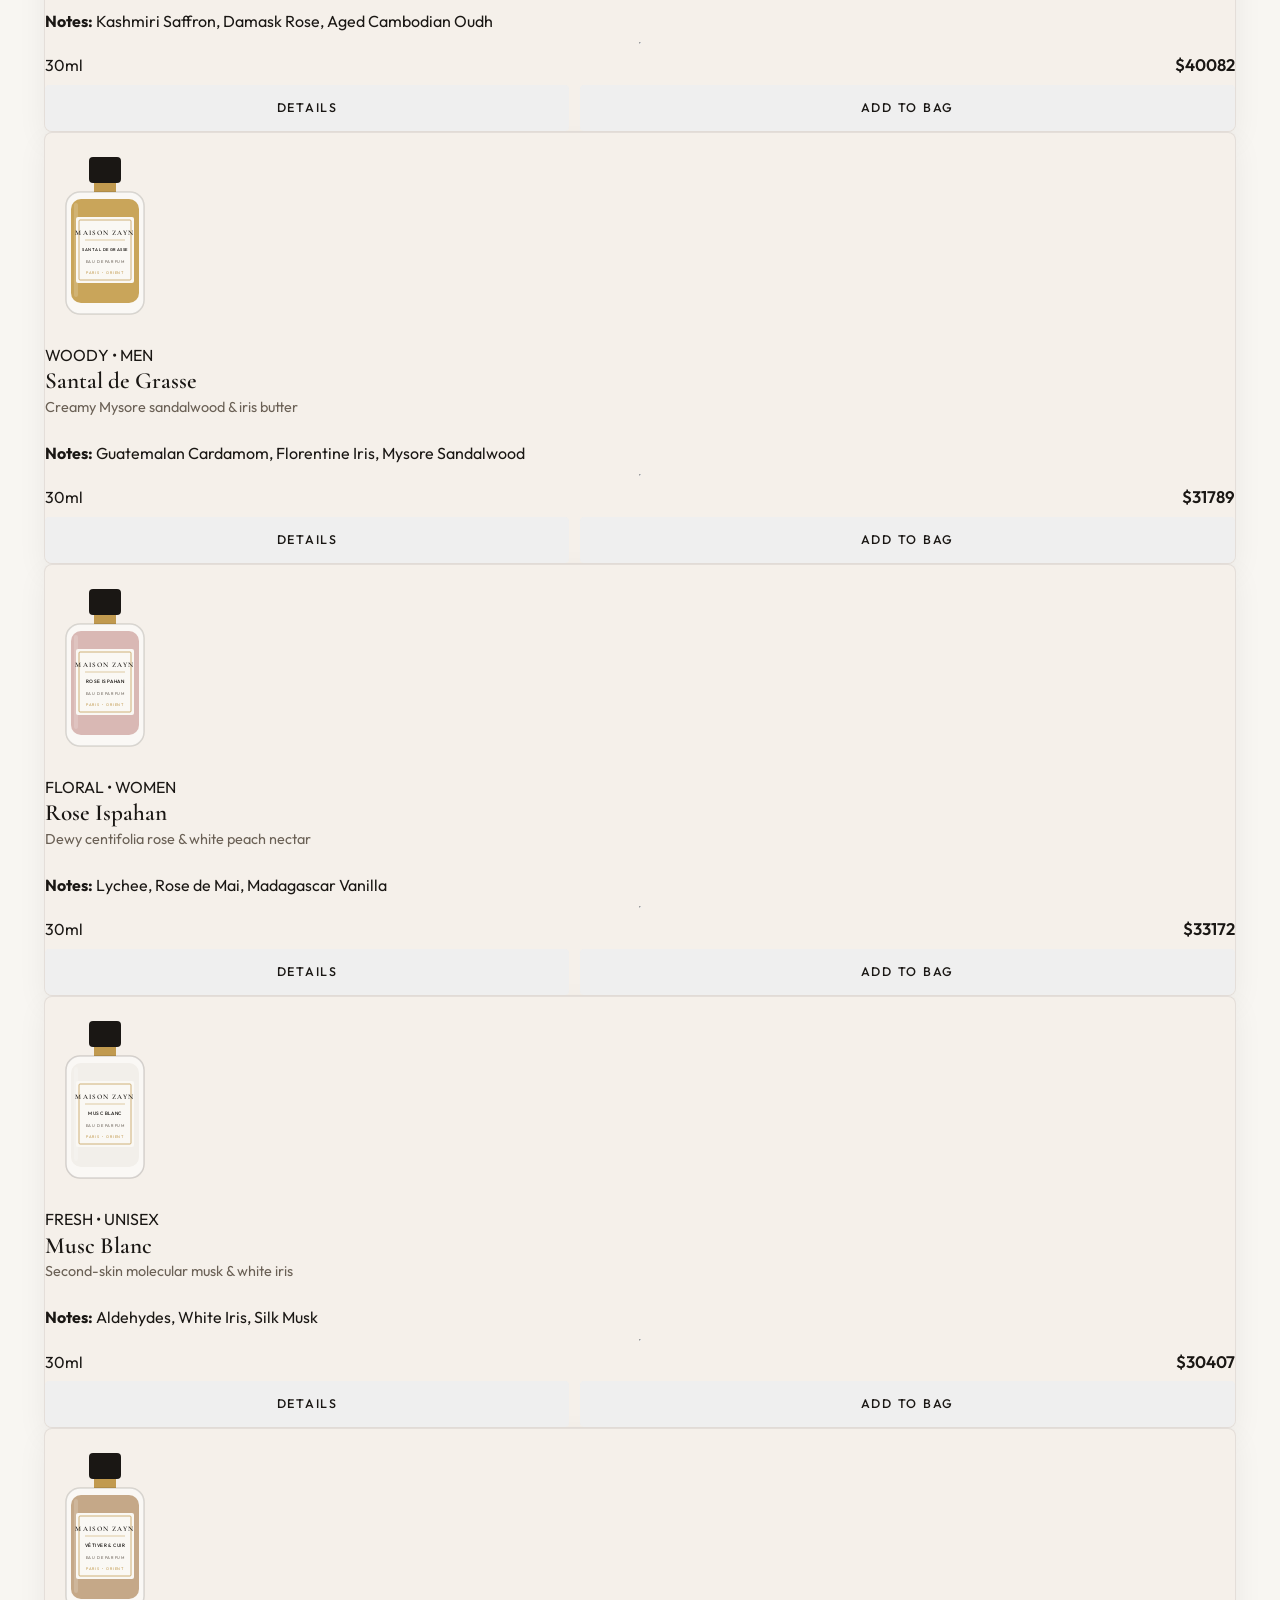
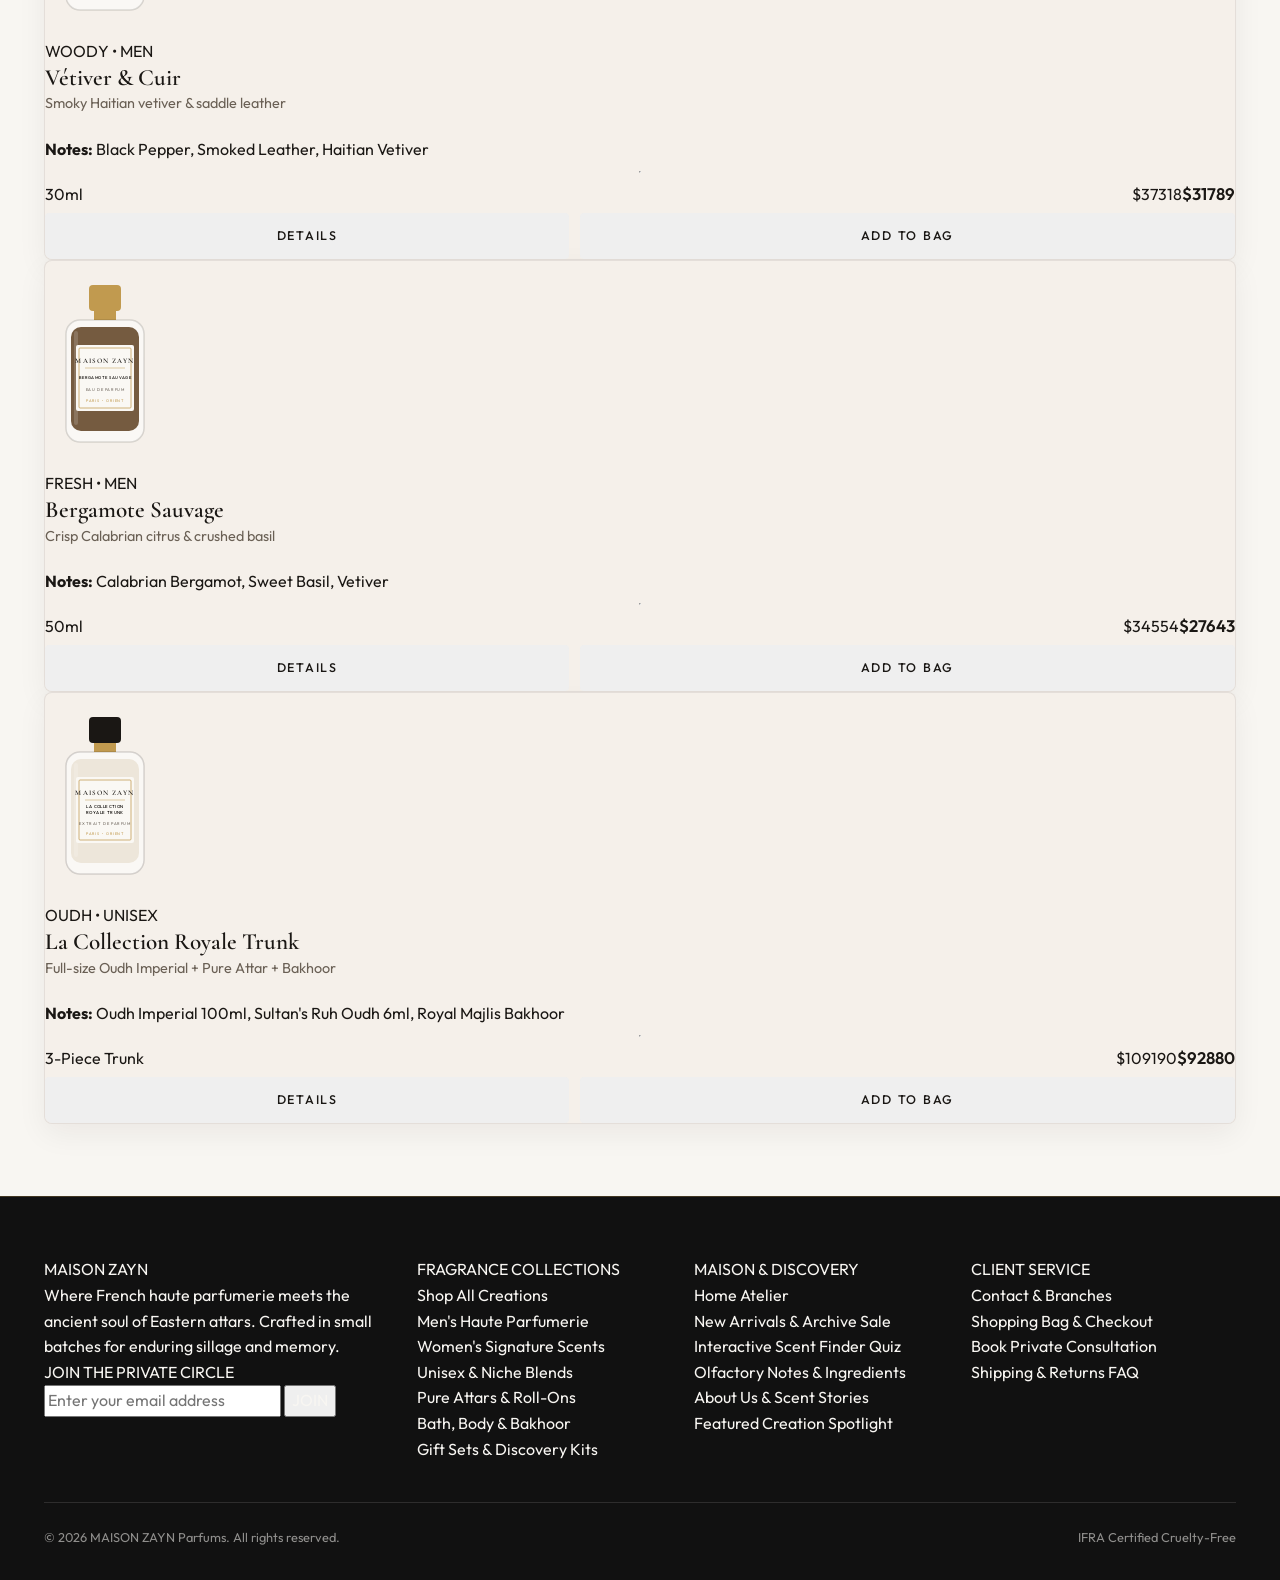
<file: search.html>
<!DOCTYPE html>
<html lang="en">
<head>
  <meta charset="UTF-8">
  <meta name="viewport" content="width=device-width, initial-scale=1.0">
  <title>Search Creations &amp; Notes — MAISON ZAYN</title>
  <meta name="description" content="Search the Maison Zayn archive by fragrance title, botanical note, collection, or price.">
  <link rel="preconnect" href="https://fonts.googleapis.com">
  <link rel="preconnect" href="https://fonts.gstatic.com" crossorigin>
  <link href="https://fonts.googleapis.com/css2?family=Cormorant+Garamond:ital,wght@0,400;0,500;0,600;1,400;1,500&family=Outfit:wght@300;400;500;600&display=swap" rel="stylesheet">
  <link rel="stylesheet" href="css/style.css">
  <link rel="stylesheet" href="css/search.css">
</head>
<body>
  <a href="#main-content" class="skip-link">Skip to main content</a>

  <!-- Announcement Bar -->
  <div class="announcement-bar" role="region" aria-label="Promotional announcement">
    <p class="announcement-bar__text">
      COMPLIMENTARY 2ML ARTISANAL SAMPLE &amp; EXPRESS SHIPPING ON ORDERS OVER PKR 41,465 &bull;
      <a href="scent-finder.html" class="announcement-bar__link">Find Your Signature</a>
    </p>
  </div>

  <!-- Sticky Header -->
  <header class="site-header">
    <div class="container site-header__inner">
      <button type="button" class="hamburger-btn" data-drawer-open aria-label="Open navigation menu" aria-expanded="false" aria-controls="mobile-drawer">
        <svg viewBox="0 0 24 24" fill="none" stroke="currentColor" stroke-width="1.5" stroke-linecap="round" aria-hidden="true"><line x1="3" y1="6" x2="21" y2="6"/><line x1="3" y1="12" x2="21" y2="12"/><line x1="3" y1="18" x2="21" y2="18"/></svg>
      </button>

      <a href="index.html" class="brand-logo" aria-label="Maison Zayn Home">
        <span class="brand-logo__wordmark">MAISON ZAYN</span>
        <span class="brand-logo__tagline">PARIS &bull; GRASSE &bull; ORIENT</span>
      </a>

      <nav class="main-nav" aria-label="Primary navigation">
        <ul class="main-nav__list">
          <li class="main-nav__item"><a href="index.html" class="main-nav__link">HOME</a></li>
          <li class="main-nav__item main-nav__item--dropdown">
            <a href="shop.html" class="main-nav__link is-active" aria-haspopup="true">
              SHOP
              <svg class="main-nav__chevron" viewBox="0 0 24 24" fill="none" stroke="currentColor" stroke-width="1.5" stroke-linecap="round" stroke-linejoin="round" aria-hidden="true"><polyline points="6 9 12 15 18 9"/></svg>
            </a>
            <div class="mega-menu" role="menu">
              <span class="mega-menu__eyebrow">FRAGRANCE COLLECTIONS</span>
              <ul class="mega-menu__list">
                <li><a href="shop.html" class="mega-menu__link" role="menuitem">Shop All Creations</a></li>
                <li><a href="men.html" class="mega-menu__link" role="menuitem">Men's Haute Parfumerie</a></li>
                <li><a href="women.html" class="mega-menu__link" role="menuitem">Women's Signature Scents</a></li>
                <li><a href="unisex.html" class="mega-menu__link" role="menuitem">Unisex &amp; Niche Blends</a></li>
                <li><a href="attars.html" class="mega-menu__link" role="menuitem">Pure Attars &amp; Roll-Ons</a></li>
                <li><a href="bath-body-bakhoor.html" class="mega-menu__link" role="menuitem">Bath, Body &amp; Bakhoor</a></li>
                <li><a href="gift-sets.html" class="mega-menu__link" role="menuitem">Gift Sets &amp; Discovery Kits</a></li>
              </ul>
            </div>
          </li>
          <li class="main-nav__item"><a href="new-sale.html" class="main-nav__link">NEW &amp; SALE</a></li>
          <li class="main-nav__item"><a href="scent-finder.html" class="main-nav__link">SCENT FINDER</a></li>
          <li class="main-nav__item"><a href="notes-ingredients.html" class="main-nav__link">NOTES &amp; INGREDIENTS</a></li>
          <li class="main-nav__item"><a href="about-stories.html" class="main-nav__link">ABOUT &amp; STORIES</a></li>
        </ul>
      </nav>

      <div class="header-actions">
        <button type="button" class="icon-btn" data-search-open aria-label="Quick search modal">
          <svg viewBox="0 0 24 24" fill="none" stroke="currentColor" stroke-width="1.5" stroke-linecap="round" stroke-linejoin="round" aria-hidden="true"><circle cx="11" cy="11" r="7"/><line x1="20" y1="20" x2="16" y2="16"/></svg>
        </button>
        <a href="contact-branches.html" class="icon-btn" aria-label="Boutiques and Contact">
          <svg viewBox="0 0 24 24" fill="none" stroke="currentColor" stroke-width="1.5" stroke-linecap="round" stroke-linejoin="round" aria-hidden="true"><path d="M12 21s7-6.2 7-11.5A7 7 0 0 0 5 9.5C5 14.8 12 21 12 21z"/><circle cx="12" cy="9.5" r="2.5"/></svg>
        </a>
        <a href="cart-checkout.html" class="icon-btn" aria-label="Shopping bag">
          <svg viewBox="0 0 24 24" fill="none" stroke="currentColor" stroke-width="1.5" stroke-linecap="round" stroke-linejoin="round" aria-hidden="true"><path d="M6 8h12l1 12H5L6 8z"/><path d="M9 8V6a3 3 0 0 1 6 0v2"/></svg>
          <span class="cart-badge" data-cart-badge>0</span>
        </a>
      </div>
    </div>
  </header>

  <!-- Mobile Drawer -->
  <div id="drawer-backdrop" class="drawer-backdrop"></div>
  <aside id="mobile-drawer" class="mobile-drawer" aria-hidden="true" aria-label="Mobile navigation">
    <div class="mobile-drawer__head">
      <span class="brand-logo__wordmark mobile-drawer__brand">MAISON ZAYN</span>
      <button type="button" class="icon-btn" data-drawer-close aria-label="Close navigation menu">
        <svg viewBox="0 0 24 24" fill="none" stroke="currentColor" stroke-width="1.5" aria-hidden="true"><line x1="18" y1="6" x2="6" y2="18"/><line x1="6" y1="6" x2="18" y2="18"/></svg>
      </button>
    </div>
    <nav class="mobile-drawer__nav" aria-label="Mobile navigation links">
      <a href="index.html" class="mobile-drawer__link">HOME</a>
      <a href="shop.html" class="mobile-drawer__link">SHOP</a>
      <div class="mobile-drawer__sub">
        <a href="shop.html" class="mobile-drawer__sublink">Shop All Creations</a>
        <a href="men.html" class="mobile-drawer__sublink">Men's Haute Parfumerie</a>
        <a href="women.html" class="mobile-drawer__sublink">Women's Signature Scents</a>
        <a href="unisex.html" class="mobile-drawer__sublink">Unisex &amp; Niche Blends</a>
        <a href="attars.html" class="mobile-drawer__sublink">Pure Attars &amp; Roll-Ons</a>
        <a href="bath-body-bakhoor.html" class="mobile-drawer__sublink">Bath, Body &amp; Bakhoor</a>
        <a href="gift-sets.html" class="mobile-drawer__sublink">Gift Sets &amp; Discovery Kits</a>
      </div>
      <a href="new-sale.html" class="mobile-drawer__link">NEW &amp; SALE</a>
      <a href="scent-finder.html" class="mobile-drawer__link">SCENT FINDER</a>
      <a href="notes-ingredients.html" class="mobile-drawer__link">NOTES &amp; INGREDIENTS</a>
      <a href="about-stories.html" class="mobile-drawer__link">ABOUT &amp; STORIES</a>
      <a href="contact-branches.html" class="mobile-drawer__link">CONTACT &amp; BRANCHES</a>
      <a href="cart-checkout.html" class="mobile-drawer__link">SHOPPING BAG</a>
      <a href="faq-shipping.html" class="mobile-drawer__link">SHIPPING &amp; RETURNS FAQ</a>
    </nav>
  </aside>

  <main id="main-content">
    <!-- Page Banner -->
    <section class="page-banner">
      <div class="container page-banner__inner">
        <span class="eyebrow">ATELIER ARCHIVE &bull; FULL DIRECTORY</span>
        <h1 class="page-banner__title">Search <em>Creations &amp; Notes</em></h1>
        <p class="page-banner__desc">
          Locate any Maison Zayn creation by fragrance name, raw botanical ingredient, collection, or archive offer.
        </p>
      </div>
    </section>

    <!-- Search & Filter Section -->
    <section class="section-pad" aria-labelledby="search-archive-heading">
      <div class="container">
        <div class="search-panel">
          <div class="search-panel__header">
            <span class="eyebrow">OLFACTORY SEARCH</span>
            <h2 id="search-archive-heading" class="section-heading search-panel__title">Explore the Archive</h2>
          </div>

          <form class="search-bar-form" id="archive-search-form" role="search" aria-label="Search fragrances">
            <label for="archive-search-input" class="search-visually-hidden">Search by fragrance name, note, or description</label>
            <div class="search-input-wrap">
              <svg class="search-input-icon" viewBox="0 0 24 24" fill="none" stroke="currentColor" stroke-width="1.5" stroke-linecap="round" stroke-linejoin="round" aria-hidden="true">
                <circle cx="11" cy="11" r="7"></circle>
                <line x1="20" y1="20" x2="16" y2="16"></line>
              </svg>
              <input
                type="search"
                id="archive-search-input"
                class="form-input search-input-field"
                placeholder="Search Oudh, Rose de Mai, Mysore Sandalwood, Vetiver, Bergamot..."
                autocomplete="off"
              >
              <button type="button" id="archive-clear-btn" class="search-clear-btn" aria-label="Clear search query" hidden>Clear</button>
            </div>
            <button type="submit" class="btn btn--primary">Search</button>
          </form>

          <!-- Popular Note Quick Suggestions -->
          <div class="search-suggestions" role="group" aria-label="Popular note searches">
            <span class="search-suggestions__label">Popular Notes:</span>
            <button type="button" class="suggestion-tag" data-search-term="Oudh">Oudh</button>
            <button type="button" class="suggestion-tag" data-search-term="Rose">Rose</button>
            <button type="button" class="suggestion-tag" data-search-term="Sandalwood">Sandalwood</button>
            <button type="button" class="suggestion-tag" data-search-term="Musk">Musk</button>
            <button type="button" class="suggestion-tag" data-search-term="Vetiver">Vetiver</button>
            <button type="button" class="suggestion-tag" data-search-term="Bergamot">Bergamot</button>
          </div>

          <!-- Category Chips & Family/Sort Controls -->
          <div class="toolbar search-toolbar" role="region" aria-label="Filter and sort search results">
            <div class="chip-group" role="group" aria-label="Filter by collection">
              <button type="button" class="filter-chip is-active" data-search-category="all" aria-pressed="true">All</button>
              <button type="button" class="filter-chip" data-search-category="women" aria-pressed="false">Women</button>
              <button type="button" class="filter-chip" data-search-category="men" aria-pressed="false">Men</button>
              <button type="button" class="filter-chip" data-search-category="unisex" aria-pressed="false">Unisex</button>
              <button type="button" class="filter-chip" data-search-category="sale" aria-pressed="false">Archive Sale</button>
            </div>

            <div class="search-selects">
              <div class="sort-wrap">
                <label for="search-family" class="sort-label">Family</label>
                <select id="search-family" class="form-select">
                  <option value="all">All Families</option>
                  <option value="oudh">Oudh</option>
                  <option value="woody">Woody</option>
                  <option value="floral">Floral</option>
                  <option value="fresh">Fresh</option>
                </select>
              </div>

              <div class="sort-wrap">
                <label for="search-sort" class="sort-label">Sort</label>
                <select id="search-sort" class="form-select">
                  <option value="featured">Featured</option>
                  <option value="price-asc">Price: Low to High</option>
                  <option value="price-desc">Price: High to Low</option>
                  <option value="name">Name: A to Z</option>
                </select>
              </div>
            </div>
          </div>

          <!-- Live Result Status -->
          <div class="search-status-bar">
            <p id="search-result-status" class="search-result-status" role="status" aria-live="polite">Showing 7 of 7 Creations</p>
            <button type="button" id="search-reset-all" class="search-reset-link" hidden>Reset All Filters</button>
          </div>
        </div>

        <!-- Results Grid -->
        <div id="search-results-grid" class="product-grid product-grid--3"></div>

        <!-- Empty State -->
        <div id="search-empty-state" class="search-empty" hidden>
          <span class="eyebrow">NO ARCHIVE MATCH</span>
          <h3 class="search-empty__title">No Creations Matched Your Search</h3>
          <p id="search-empty-text" class="search-empty__desc">
            Try searching for a botanical note like Saffron, Rose, Sandalwood, or clear your active collection filters.
          </p>
          <button type="button" id="empty-reset-btn" class="btn btn--dark">Show All 7 Creations</button>
        </div>
      </div>
    </section>
  </main>

  <!-- Footer -->
  <footer class="site-footer">
    <div class="container">
      <div class="footer-grid">
        <div>
          <a href="index.html" class="footer-brand__logo">MAISON ZAYN</a>
          <p class="footer-brand__desc">
            Where French haute parfumerie meets the ancient soul of Eastern attars. Crafted in small batches for enduring sillage and memory.
          </p>
          <span class="eyebrow newsletter-form__label">JOIN THE PRIVATE CIRCLE</span>
          <form class="newsletter-form" data-newsletter-form novalidate>
            <div class="newsletter-form__group">
              <input type="email" class="newsletter-form__input" placeholder="Enter your email address" aria-label="Email address" required>
              <button type="submit" class="newsletter-form__btn">JOIN</button>
            </div>
            <p class="newsletter-form__status" data-newsletter-status role="status" aria-live="polite"></p>
          </form>
        </div>

        <div>
          <span class="eyebrow footer-col__heading">FRAGRANCE COLLECTIONS</span>
          <ul class="footer-col__list">
            <li><a href="shop.html" class="footer-col__link">Shop All Creations</a></li>
            <li><a href="men.html" class="footer-col__link">Men's Haute Parfumerie</a></li>
            <li><a href="women.html" class="footer-col__link">Women's Signature Scents</a></li>
            <li><a href="unisex.html" class="footer-col__link">Unisex &amp; Niche Blends</a></li>
            <li><a href="attars.html" class="footer-col__link">Pure Attars &amp; Roll-Ons</a></li>
            <li><a href="bath-body-bakhoor.html" class="footer-col__link">Bath, Body &amp; Bakhoor</a></li>
            <li><a href="gift-sets.html" class="footer-col__link">Gift Sets &amp; Discovery Kits</a></li>
          </ul>
        </div>

        <div>
          <span class="eyebrow footer-col__heading">MAISON &amp; DISCOVERY</span>
          <ul class="footer-col__list">
            <li><a href="index.html" class="footer-col__link">Home Atelier</a></li>
            <li><a href="new-sale.html" class="footer-col__link">New Arrivals &amp; Archive Sale</a></li>
            <li><a href="scent-finder.html" class="footer-col__link">Interactive Scent Finder Quiz</a></li>
            <li><a href="notes-ingredients.html" class="footer-col__link">Olfactory Notes &amp; Ingredients</a></li>
            <li><a href="about-stories.html" class="footer-col__link">About Us &amp; Scent Stories</a></li>
            <li><a href="index.html#hero-spotlight" class="footer-col__link">Featured Creation Spotlight</a></li>
          </ul>
        </div>

        <div>
          <span class="eyebrow footer-col__heading">CLIENT SERVICE</span>
          <ul class="footer-col__list">
            <li><a href="contact-branches.html" class="footer-col__link">Contact &amp; Branches</a></li>
            <li><a href="cart-checkout.html" class="footer-col__link">Shopping Bag &amp; Checkout</a></li>
            <li><a href="contact-branches.html#consultation" class="footer-col__link">Book Private Consultation</a></li>
            <li><a href="faq-shipping.html" class="footer-col__link">Shipping &amp; Returns FAQ</a></li>
          </ul>
        </div>
      </div>

      <div class="footer-bottom">
        <p>&copy; 2026 MAISON ZAYN Parfums. All rights reserved.</p>
        <div class="footer-badges">
          <span>IFRA Certified</span>
          <span>Cruelty-Free</span>
        </div>
      </div>
    </div>
  </footer>

  <script src="js/main.js"></script>
  <script src="js/search.js"></script>
</body>
</html>
</file>
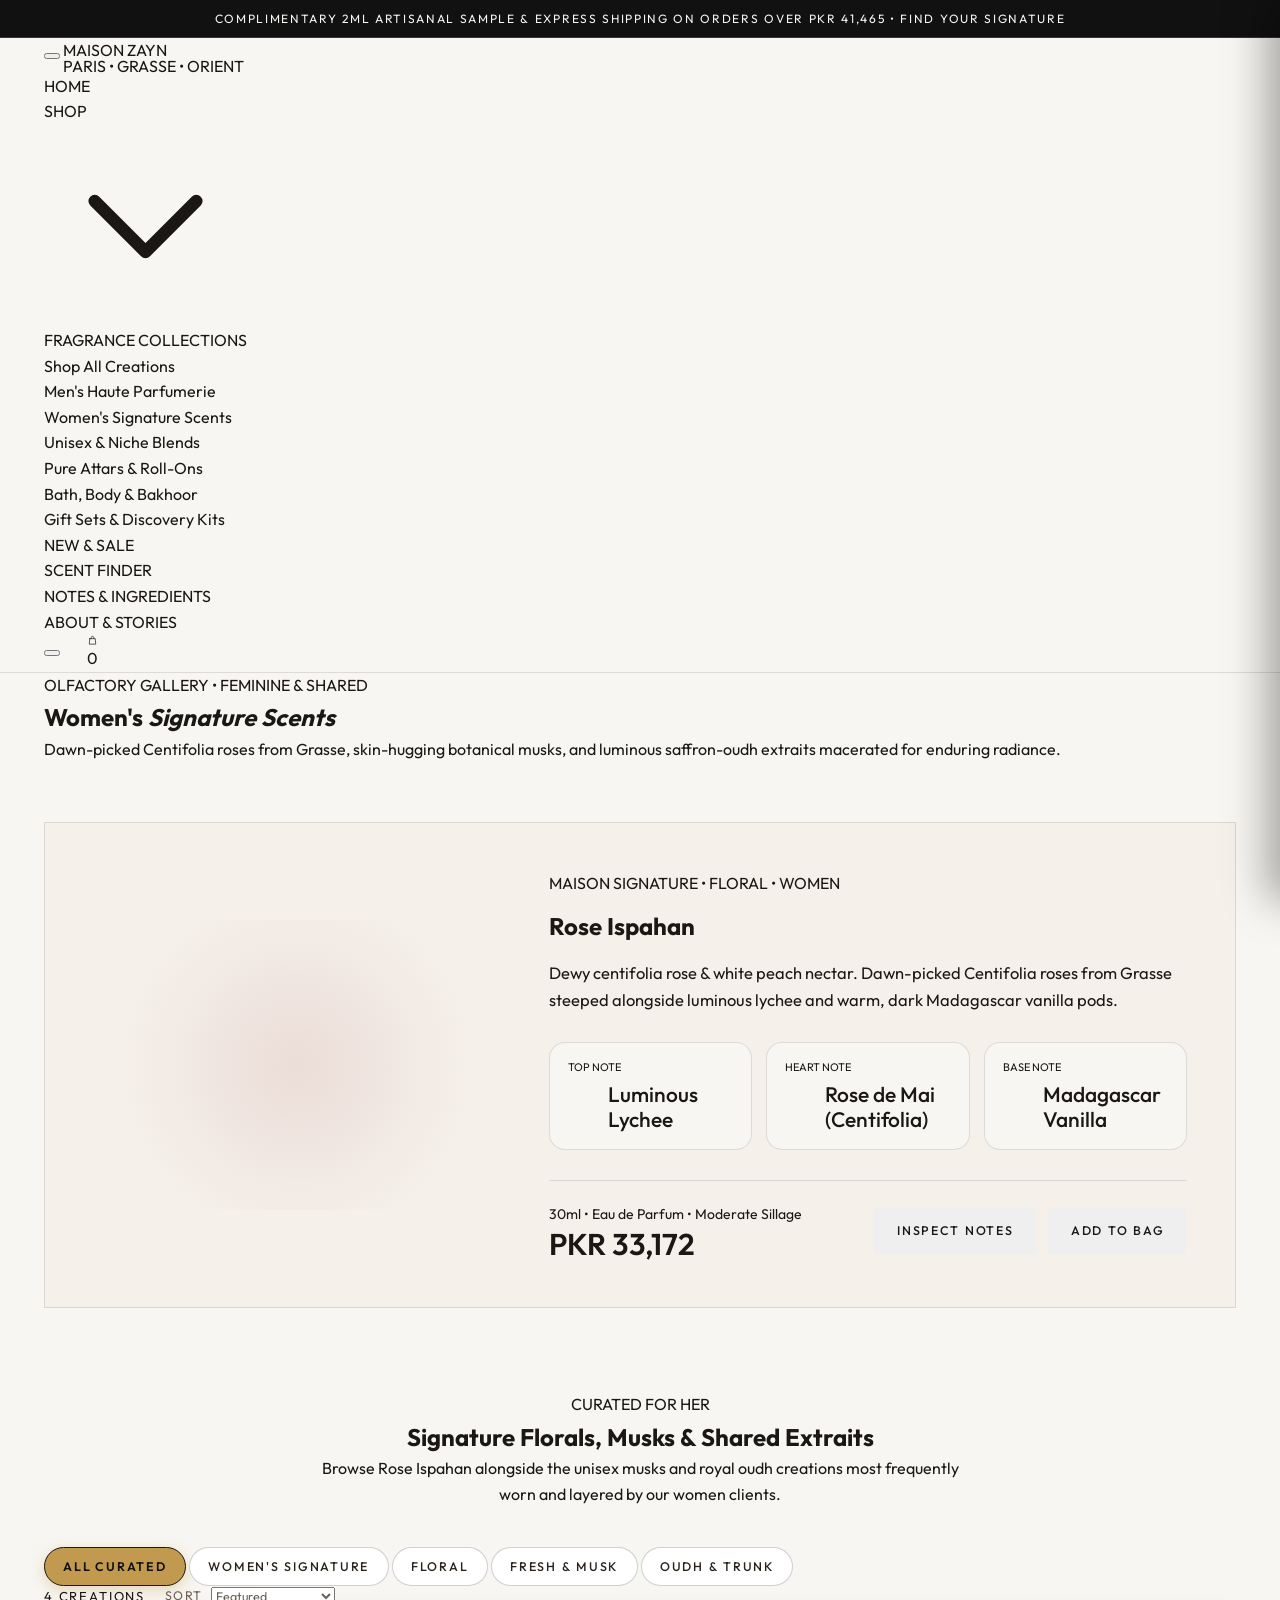
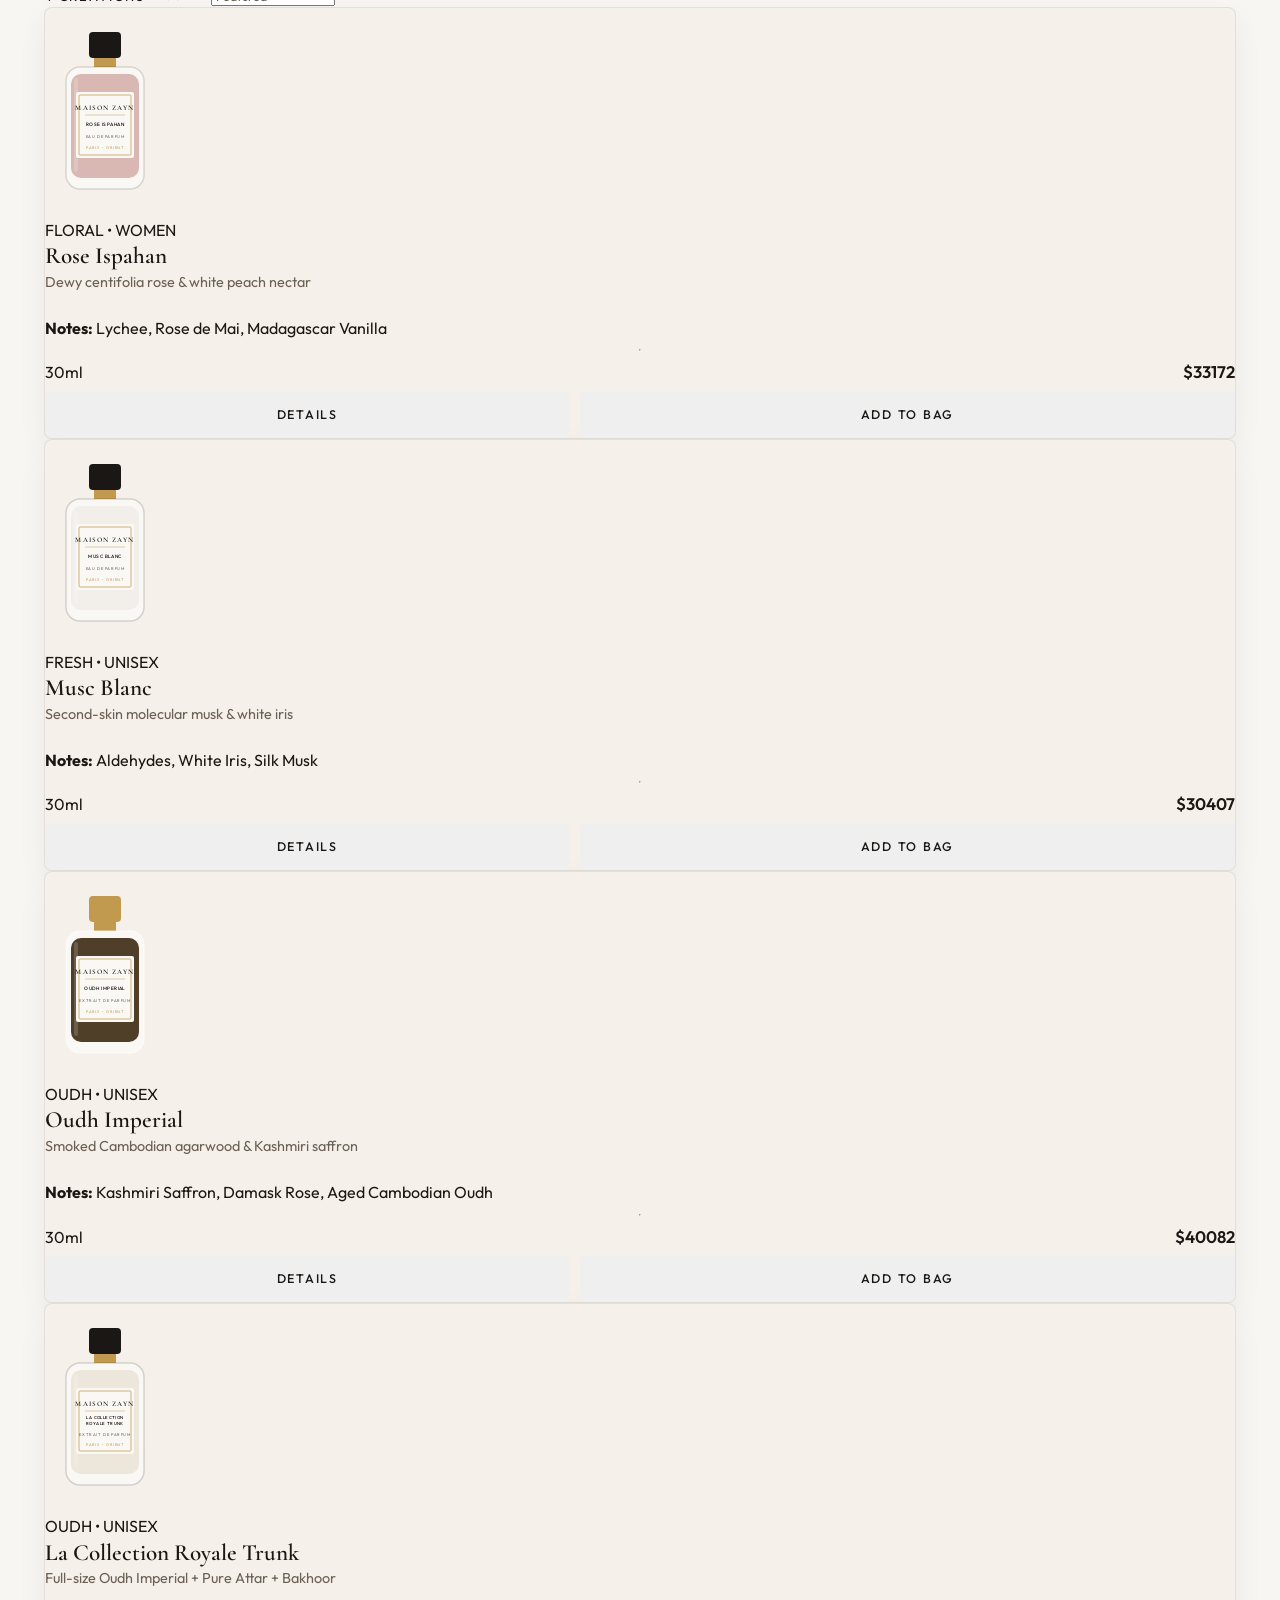
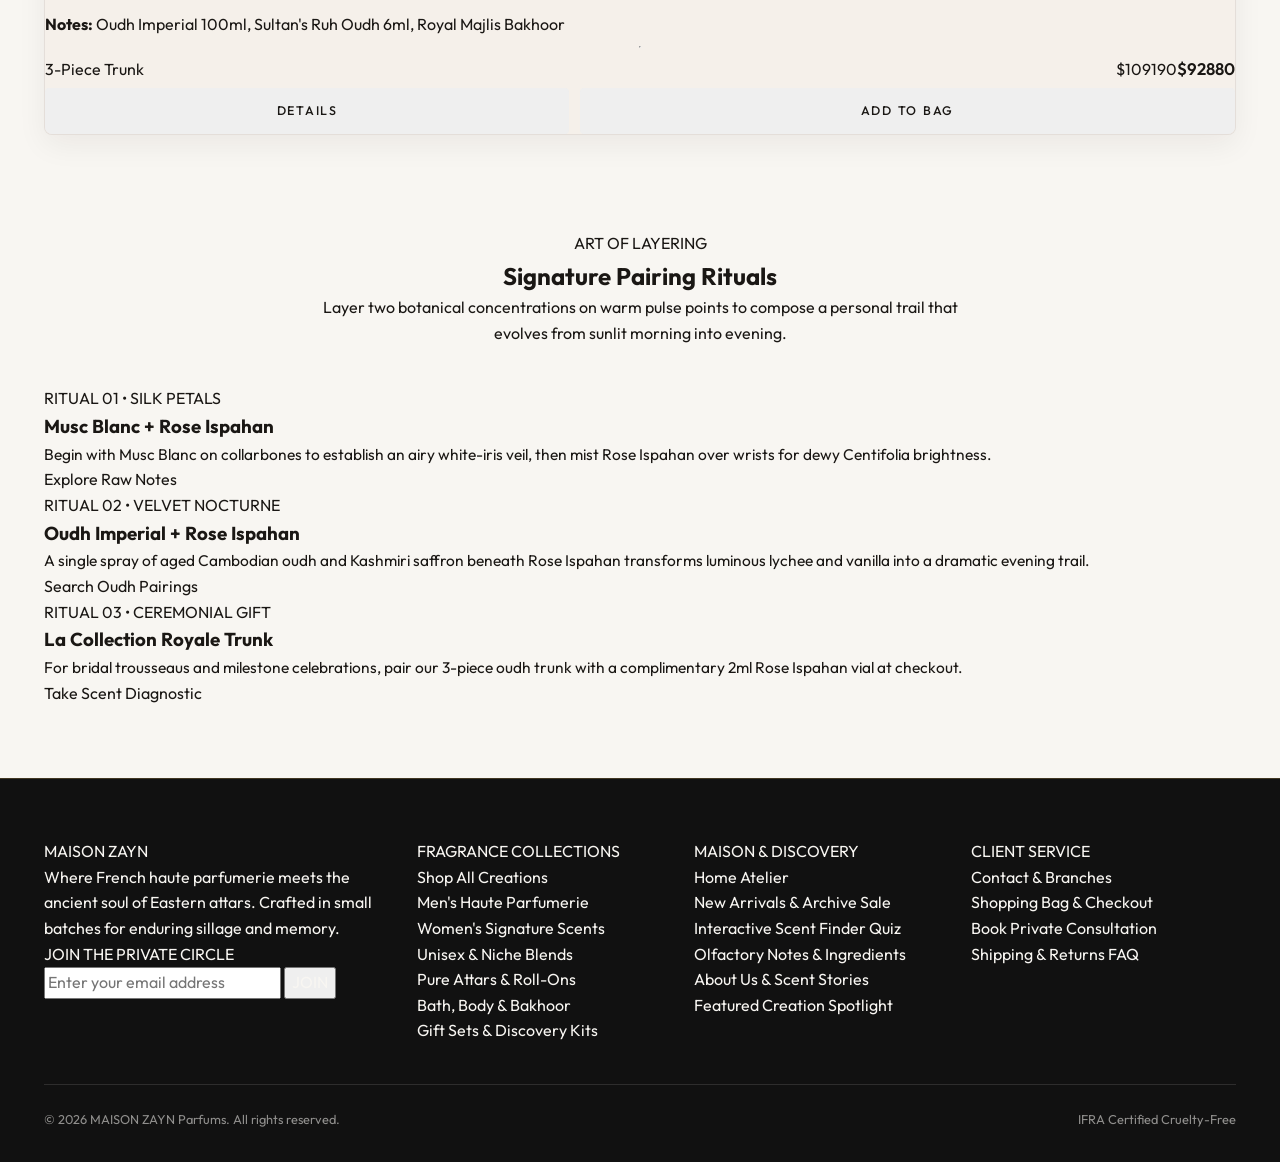
<file: women.html>
<!DOCTYPE html>
<html lang="en">
<head>
  <meta charset="UTF-8">
  <meta name="viewport" content="width=device-width, initial-scale=1.0">
  <title>Women's Signature Scents — MAISON ZAYN</title>
  <meta name="description" content="Explore Maison Zayn's Women's Signature Scents: Rose Ispahan, luminous botanical musks, and rare shared extraits crafted in Grasse.">
  <link rel="preconnect" href="https://fonts.googleapis.com">
  <link rel="preconnect" href="https://fonts.gstatic.com" crossorigin>
  <link href="https://fonts.googleapis.com/css2?family=Cormorant+Garamond:ital,wght@0,400;0,500;0,600;1,400;1,500&family=Outfit:wght@300;400;500;600&display=swap" rel="stylesheet">
  <link rel="stylesheet" href="css/style.css">
  <link rel="stylesheet" href="css/women.css">
</head>
<body>
  <a href="#main-content" class="skip-link">Skip to main content</a>

  <!-- Announcement Bar -->
  <div class="announcement-bar" role="region" aria-label="Promotional announcement">
    <p class="announcement-bar__text">
      COMPLIMENTARY 2ML ARTISANAL SAMPLE &amp; EXPRESS SHIPPING ON ORDERS OVER PKR 41,465 &bull;
      <a href="scent-finder.html" class="announcement-bar__link">Find Your Signature</a>
    </p>
  </div>

  <!-- Sticky Header -->
  <header class="site-header">
    <div class="container site-header__inner">
      <button type="button" class="hamburger-btn" data-drawer-open aria-label="Open navigation menu" aria-expanded="false" aria-controls="mobile-drawer">
        <svg viewBox="0 0 24 24" fill="none" stroke="currentColor" stroke-width="1.5" stroke-linecap="round" aria-hidden="true"><line x1="3" y1="6" x2="21" y2="6"/><line x1="3" y1="12" x2="21" y2="12"/><line x1="3" y1="18" x2="21" y2="18"/></svg>
      </button>

      <a href="index.html" class="brand-logo" aria-label="Maison Zayn Home">
        <span class="brand-logo__wordmark">MAISON ZAYN</span>
        <span class="brand-logo__tagline">PARIS &bull; GRASSE &bull; ORIENT</span>
      </a>

      <nav class="main-nav" aria-label="Primary navigation">
        <ul class="main-nav__list">
          <li class="main-nav__item"><a href="index.html" class="main-nav__link">HOME</a></li>
          <li class="main-nav__item main-nav__item--dropdown">
            <a href="shop.html" class="main-nav__link is-active" aria-haspopup="true">
              SHOP
              <svg class="main-nav__chevron" viewBox="0 0 24 24" fill="none" stroke="currentColor" stroke-width="1.5" stroke-linecap="round" stroke-linejoin="round" aria-hidden="true"><polyline points="6 9 12 15 18 9"/></svg>
            </a>
            <div class="mega-menu" role="menu">
              <span class="mega-menu__eyebrow">FRAGRANCE COLLECTIONS</span>
              <ul class="mega-menu__list">
                <li><a href="shop.html" class="mega-menu__link" role="menuitem">Shop All Creations</a></li>
                <li><a href="men.html" class="mega-menu__link" role="menuitem">Men's Haute Parfumerie</a></li>
                <li><a href="women.html" class="mega-menu__link is-active" role="menuitem" aria-current="page">Women's Signature Scents</a></li>
                <li><a href="unisex.html" class="mega-menu__link" role="menuitem">Unisex &amp; Niche Blends</a></li>
                <li><a href="attars.html" class="mega-menu__link" role="menuitem">Pure Attars &amp; Roll-Ons</a></li>
                <li><a href="bath-body-bakhoor.html" class="mega-menu__link" role="menuitem">Bath, Body &amp; Bakhoor</a></li>
                <li><a href="gift-sets.html" class="mega-menu__link" role="menuitem">Gift Sets &amp; Discovery Kits</a></li>
              </ul>
            </div>
          </li>
          <li class="main-nav__item"><a href="new-sale.html" class="main-nav__link">NEW &amp; SALE</a></li>
          <li class="main-nav__item"><a href="scent-finder.html" class="main-nav__link">SCENT FINDER</a></li>
          <li class="main-nav__item"><a href="notes-ingredients.html" class="main-nav__link">NOTES &amp; INGREDIENTS</a></li>
          <li class="main-nav__item"><a href="about-stories.html" class="main-nav__link">ABOUT &amp; STORIES</a></li>
        </ul>
      </nav>

      <div class="header-actions">
        <button type="button" class="icon-btn" data-search-open aria-label="Search fragrances">
          <svg viewBox="0 0 24 24" fill="none" stroke="currentColor" stroke-width="1.5" stroke-linecap="round" stroke-linejoin="round" aria-hidden="true"><circle cx="11" cy="11" r="7"/><line x1="20" y1="20" x2="16" y2="16"/></svg>
        </button>
        <a href="contact-branches.html" class="icon-btn" aria-label="Boutiques and Contact">
          <svg viewBox="0 0 24 24" fill="none" stroke="currentColor" stroke-width="1.5" stroke-linecap="round" stroke-linejoin="round" aria-hidden="true"><path d="M12 21s7-6.2 7-11.5A7 7 0 0 0 5 9.5C5 14.8 12 21 12 21z"/><circle cx="12" cy="9.5" r="2.5"/></svg>
        </a>
        <a href="cart-checkout.html" class="icon-btn" aria-label="Shopping bag">
          <svg viewBox="0 0 24 24" fill="none" stroke="currentColor" stroke-width="1.5" stroke-linecap="round" stroke-linejoin="round" aria-hidden="true"><path d="M6 8h12l1 12H5L6 8z"/><path d="M9 8V6a3 3 0 0 1 6 0v2"/></svg>
          <span class="cart-badge" data-cart-badge>0</span>
        </a>
      </div>
    </div>
  </header>

  <!-- Mobile Drawer -->
  <div id="drawer-backdrop" class="drawer-backdrop"></div>
  <aside id="mobile-drawer" class="mobile-drawer" aria-hidden="true" aria-label="Mobile navigation">
    <div class="mobile-drawer__head">
      <span class="brand-logo__wordmark mobile-drawer__brand">MAISON ZAYN</span>
      <button type="button" class="icon-btn" data-drawer-close aria-label="Close navigation menu">
        <svg viewBox="0 0 24 24" fill="none" stroke="currentColor" stroke-width="1.5" aria-hidden="true"><line x1="18" y1="6" x2="6" y2="18"/><line x1="6" y1="6" x2="18" y2="18"/></svg>
      </button>
    </div>
    <nav class="mobile-drawer__nav" aria-label="Mobile navigation links">
      <a href="index.html" class="mobile-drawer__link">HOME</a>
      <a href="shop.html" class="mobile-drawer__link">SHOP</a>
      <div class="mobile-drawer__sub">
        <a href="shop.html" class="mobile-drawer__sublink">Shop All Creations</a>
        <a href="men.html" class="mobile-drawer__sublink">Men's Haute Parfumerie</a>
        <a href="women.html" class="mobile-drawer__sublink" aria-current="page">Women's Signature Scents</a>
        <a href="unisex.html" class="mobile-drawer__sublink">Unisex &amp; Niche Blends</a>
        <a href="attars.html" class="mobile-drawer__sublink">Pure Attars &amp; Roll-Ons</a>
        <a href="bath-body-bakhoor.html" class="mobile-drawer__sublink">Bath, Body &amp; Bakhoor</a>
        <a href="gift-sets.html" class="mobile-drawer__sublink">Gift Sets &amp; Discovery Kits</a>
      </div>
      <a href="new-sale.html" class="mobile-drawer__link">NEW &amp; SALE</a>
      <a href="scent-finder.html" class="mobile-drawer__link">SCENT FINDER</a>
      <a href="notes-ingredients.html" class="mobile-drawer__link">NOTES &amp; INGREDIENTS</a>
      <a href="about-stories.html" class="mobile-drawer__link">ABOUT &amp; STORIES</a>
      <a href="contact-branches.html" class="mobile-drawer__link">CONTACT &amp; BRANCHES</a>
      <a href="cart-checkout.html" class="mobile-drawer__link">SHOPPING BAG</a>
      <a href="faq-shipping.html" class="mobile-drawer__link">SHIPPING &amp; RETURNS FAQ</a>
    </nav>
  </aside>

  <main id="main-content">
    <!-- Page Banner -->
    <section class="page-banner">
      <div class="container page-banner__inner">
        <span class="eyebrow">OLFACTORY GALLERY &bull; FEMININE &amp; SHARED</span>
        <h1 class="page-banner__title">Women's <em>Signature Scents</em></h1>
        <p class="page-banner__desc">
          Dawn-picked Centifolia roses from Grasse, skin-hugging botanical musks, and luminous saffron-oudh extraits macerated for enduring radiance.
        </p>
      </div>
    </section>

    <!-- Featured Women's Spotlight -->
    <section class="section-pad women-spotlight" aria-labelledby="women-spotlight-heading">
      <div class="container">
        <div class="women-spotlight__card reveal">
          <div class="women-spotlight__visual" data-bottle-id="rose-ispahan" data-bottle-width="148" data-bottle-height="256"></div>

          <div class="women-spotlight__content">
            <span class="eyebrow">MAISON SIGNATURE &bull; FLORAL &bull; WOMEN</span>
            <h2 id="women-spotlight-heading" class="section-heading women-spotlight__title">Rose Ispahan</h2>
            <p class="women-spotlight__lead">
              Dewy centifolia rose &amp; white peach nectar. Dawn-picked Centifolia roses from Grasse steeped alongside luminous lychee and warm, dark Madagascar vanilla pods.
            </p>

            <dl class="pyramid-grid" aria-label="Rose Ispahan olfactory pyramid">
              <div class="pyramid-grid__item">
                <dt class="eyebrow">TOP NOTE</dt>
                <dd>Luminous Lychee</dd>
              </div>
              <div class="pyramid-grid__item">
                <dt class="eyebrow">HEART NOTE</dt>
                <dd>Rose de Mai (Centifolia)</dd>
              </div>
              <div class="pyramid-grid__item">
                <dt class="eyebrow">BASE NOTE</dt>
                <dd>Madagascar Vanilla</dd>
              </div>
            </dl>

            <div class="women-spotlight__footer">
              <div class="women-spotlight__price-block">
                <span class="women-spotlight__meta">30ml &bull; Eau de Parfum &bull; Moderate Sillage</span>
                <strong class="women-spotlight__price">PKR 33,172</strong>
              </div>
              <div class="women-spotlight__actions">
                <button type="button" class="btn btn--secondary" data-action="details" data-id="rose-ispahan">Inspect Notes</button>
                <button type="button" class="btn btn--dark" data-action="add-to-bag" data-id="rose-ispahan">Add to Bag</button>
              </div>
            </div>
          </div>
        </div>
      </div>
    </section>

    <!-- Curated Women's & Layering Catalog -->
    <section class="section-pad women-catalog" aria-labelledby="women-catalog-heading">
      <div class="container">
        <div class="section-header section-header--left">
          <span class="eyebrow">CURATED FOR HER</span>
          <h2 id="women-catalog-heading" class="section-heading">Signature Florals, Musks &amp; Shared Extraits</h2>
          <p class="section-subtitle">
            Browse Rose Ispahan alongside the unisex musks and royal oudh creations most frequently worn and layered by our women clients.
          </p>
        </div>

        <div class="toolbar" role="region" aria-label="Filter and sort women's fragrances">
          <div class="chip-group" role="group" aria-label="Filter by scent profile">
            <button type="button" class="filter-chip is-active" data-women-filter="all" aria-pressed="true">All Curated</button>
            <button type="button" class="filter-chip" data-women-filter="women" aria-pressed="false">Women's Signature</button>
            <button type="button" class="filter-chip" data-women-filter="floral" aria-pressed="false">Floral</button>
            <button type="button" class="filter-chip" data-women-filter="fresh" aria-pressed="false">Fresh &amp; Musk</button>
            <button type="button" class="filter-chip" data-women-filter="oudh" aria-pressed="false">Oudh &amp; Trunk</button>
          </div>

          <div class="women-controls">
            <span id="women-result-count" class="women-result-count" aria-live="polite">4 Creations</span>
            <div class="sort-wrap">
              <label for="women-sort" class="sort-label">Sort</label>
              <select id="women-sort" class="form-select">
                <option value="featured">Featured</option>
                <option value="price-asc">Price: Low to High</option>
                <option value="price-desc">Price: High to Low</option>
                <option value="name">Name: A to Z</option>
              </select>
            </div>
          </div>
        </div>

        <div id="women-catalog-grid" class="product-grid product-grid--3"></div>
      </div>
    </section>

    <!-- Atelier Layering Rituals -->
    <section class="section-pad women-rituals" aria-labelledby="women-rituals-heading">
      <div class="container">
        <div class="section-header">
          <span class="eyebrow">ART OF LAYERING</span>
          <h2 id="women-rituals-heading" class="section-heading">Signature Pairing Rituals</h2>
          <p class="section-subtitle">
            Layer two botanical concentrations on warm pulse points to compose a personal trail that evolves from sunlit morning into evening.
          </p>
        </div>

        <div class="story-grid">
          <article class="story-card reveal">
            <span class="eyebrow">RITUAL 01 &bull; SILK PETALS</span>
            <h3 class="story-card__title">Musc Blanc + Rose Ispahan</h3>
            <p class="women-ritual__desc">
              Begin with Musc Blanc on collarbones to establish an airy white-iris veil, then mist Rose Ispahan over wrists for dewy Centifolia brightness.
            </p>
            <a href="notes-ingredients.html" class="category-card__cta women-ritual__link">Explore Raw Notes</a>
          </article>

          <article class="story-card reveal">
            <span class="eyebrow">RITUAL 02 &bull; VELVET NOCTURNE</span>
            <h3 class="story-card__title">Oudh Imperial + Rose Ispahan</h3>
            <p class="women-ritual__desc">
              A single spray of aged Cambodian oudh and Kashmiri saffron beneath Rose Ispahan transforms luminous lychee and vanilla into a dramatic evening trail.
            </p>
            <a href="search.html?q=oudh" class="category-card__cta women-ritual__link">Search Oudh Pairings</a>
          </article>

          <article class="story-card reveal">
            <span class="eyebrow">RITUAL 03 &bull; CEREMONIAL GIFT</span>
            <h3 class="story-card__title">La Collection Royale Trunk</h3>
            <p class="women-ritual__desc">
              For bridal trousseaus and milestone celebrations, pair our 3-piece oudh trunk with a complimentary 2ml Rose Ispahan vial at checkout.
            </p>
            <a href="scent-finder.html" class="category-card__cta women-ritual__link">Take Scent Diagnostic</a>
          </article>
        </div>
      </div>
    </section>
  </main>

  <!-- Footer -->
  <footer class="site-footer">
    <div class="container">
      <div class="footer-grid">
        <div>
          <a href="index.html" class="footer-brand__logo">MAISON ZAYN</a>
          <p class="footer-brand__desc">
            Where French haute parfumerie meets the ancient soul of Eastern attars. Crafted in small batches for enduring sillage and memory.
          </p>
          <span class="eyebrow newsletter-form__label">JOIN THE PRIVATE CIRCLE</span>
          <form class="newsletter-form" data-newsletter-form novalidate>
            <div class="newsletter-form__group">
              <input type="email" class="newsletter-form__input" placeholder="Enter your email address" aria-label="Email address" required>
              <button type="submit" class="newsletter-form__btn">JOIN</button>
            </div>
            <p class="newsletter-form__status" data-newsletter-status role="status" aria-live="polite"></p>
          </form>
        </div>

        <div>
          <span class="eyebrow footer-col__heading">FRAGRANCE COLLECTIONS</span>
          <ul class="footer-col__list">
            <li><a href="shop.html" class="footer-col__link">Shop All Creations</a></li>
            <li><a href="men.html" class="footer-col__link">Men's Haute Parfumerie</a></li>
            <li><a href="women.html" class="footer-col__link">Women's Signature Scents</a></li>
            <li><a href="unisex.html" class="footer-col__link">Unisex &amp; Niche Blends</a></li>
            <li><a href="attars.html" class="footer-col__link">Pure Attars &amp; Roll-Ons</a></li>
            <li><a href="bath-body-bakhoor.html" class="footer-col__link">Bath, Body &amp; Bakhoor</a></li>
            <li><a href="gift-sets.html" class="footer-col__link">Gift Sets &amp; Discovery Kits</a></li>
          </ul>
        </div>

        <div>
          <span class="eyebrow footer-col__heading">MAISON &amp; DISCOVERY</span>
          <ul class="footer-col__list">
            <li><a href="index.html" class="footer-col__link">Home Atelier</a></li>
            <li><a href="new-sale.html" class="footer-col__link">New Arrivals &amp; Archive Sale</a></li>
            <li><a href="scent-finder.html" class="footer-col__link">Interactive Scent Finder Quiz</a></li>
            <li><a href="notes-ingredients.html" class="footer-col__link">Olfactory Notes &amp; Ingredients</a></li>
            <li><a href="about-stories.html" class="footer-col__link">About Us &amp; Scent Stories</a></li>
            <li><a href="index.html#hero-spotlight" class="footer-col__link">Featured Creation Spotlight</a></li>
          </ul>
        </div>

        <div>
          <span class="eyebrow footer-col__heading">CLIENT SERVICE</span>
          <ul class="footer-col__list">
            <li><a href="contact-branches.html" class="footer-col__link">Contact &amp; Branches</a></li>
            <li><a href="cart-checkout.html" class="footer-col__link">Shopping Bag &amp; Checkout</a></li>
            <li><a href="contact-branches.html#consultation" class="footer-col__link">Book Private Consultation</a></li>
            <li><a href="faq-shipping.html" class="footer-col__link">Shipping &amp; Returns FAQ</a></li>
          </ul>
        </div>
      </div>

      <div class="footer-bottom">
        <p>&copy; 2026 MAISON ZAYN Parfums. All rights reserved.</p>
        <div class="footer-badges">
          <span>IFRA Certified</span>
          <span>Cruelty-Free</span>
        </div>
      </div>
    </div>
  </footer>

  <script src="js/main.js"></script>
  <script src="js/women.js"></script>
</body>
</html>
</file>
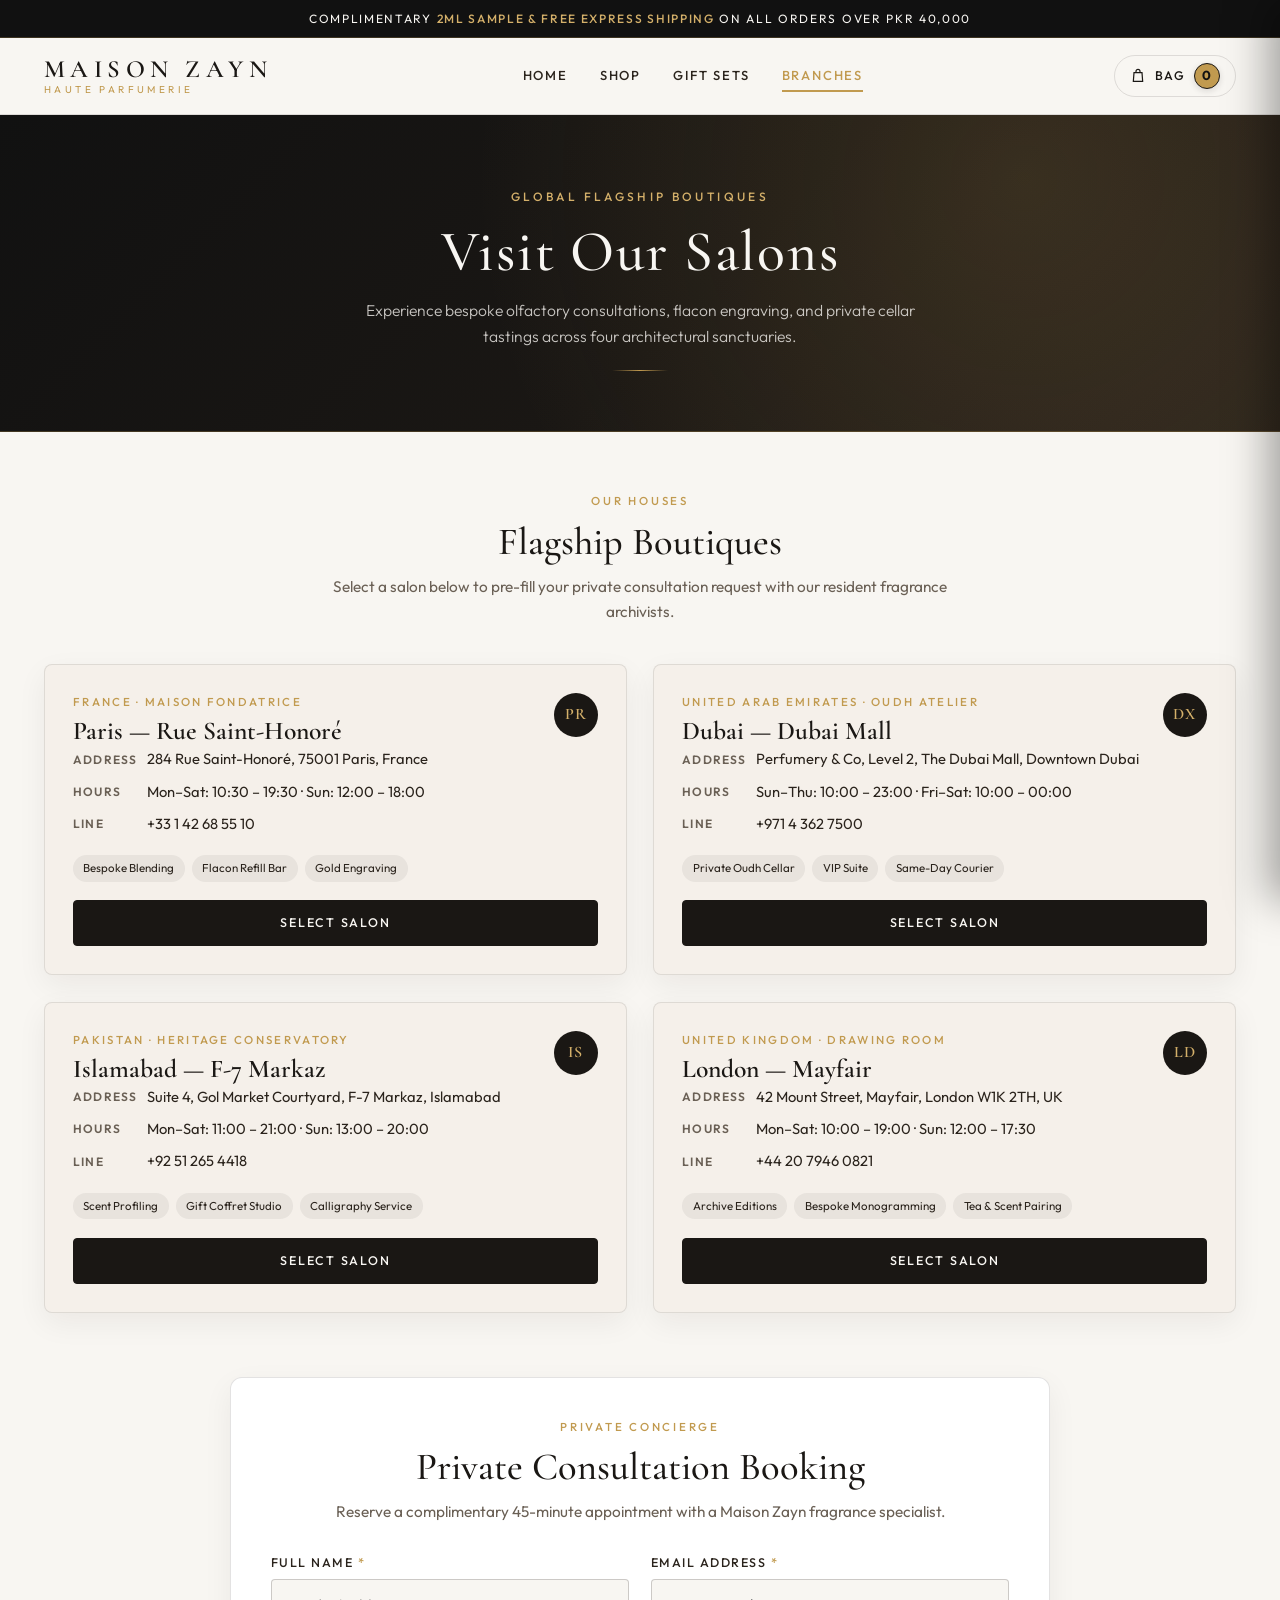
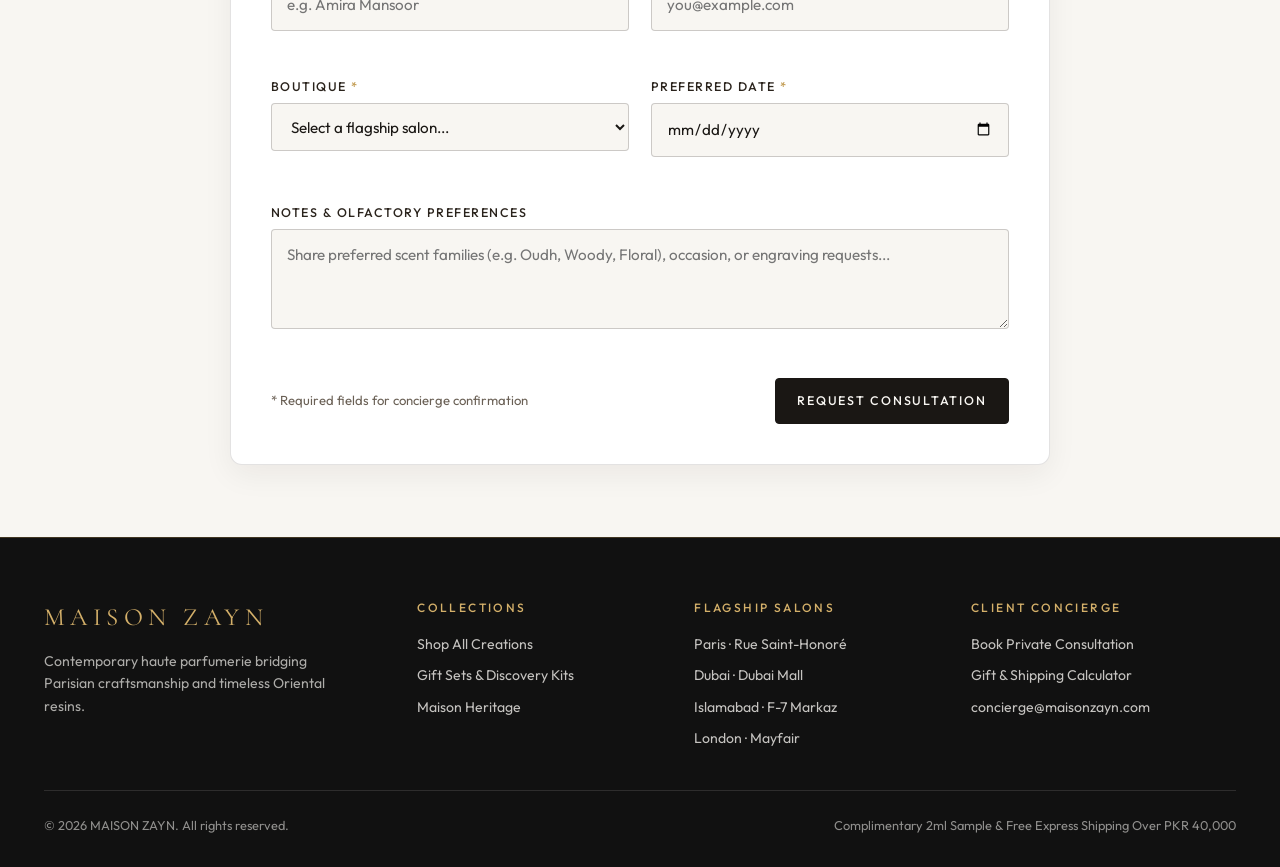
<file: pages/contact-branches.html>
<!DOCTYPE html>
<html lang="en">
<head>
  <meta charset="UTF-8">
  <meta name="viewport" content="width=device-width, initial-scale=1.0">
  <title>Visit Our Salons | MAISON ZAYN Haute Parfumerie</title>
  <meta name="description" content="Visit MAISON ZAYN flagship boutiques in Paris, Dubai, Islamabad, and London, or book a private fragrance consultation.">
  <link rel="preconnect" href="https://fonts.googleapis.com">
  <link rel="preconnect" href="https://fonts.gstatic.com" crossorigin>
  <link href="https://fonts.googleapis.com/css2?family=Cormorant+Garamond:ital,wght@0,400;0,500;0,600;0,700;1,400&family=Outfit:wght@300;400;500;600&display=swap" rel="stylesheet">
  <link rel="stylesheet" href="../css/style.css">
</head>
<body>
  <a class="skip-link" href="#main-content">Skip to main content</a>

  <div class="announcement-bar" role="region" aria-label="Maison announcement">
    Complimentary <strong>2ml Sample &amp; Free Express Shipping</strong> on all orders over PKR 40,000
  </div>

  <header class="site-header">
    <div class="container header-inner">
      <a href="../index.html" class="brand-logo" aria-label="MAISON ZAYN Home">
        <span class="brand-logo__title">MAISON ZAYN</span>
        <span class="brand-logo__sub">Haute Parfumerie</span>
      </a>

      <nav class="main-nav" aria-label="Primary navigation">
        <a href="../index.html" class="nav-link">Home</a>
        <a href="shop.html" class="nav-link">Shop</a>
        <a href="gift-sets.html" class="nav-link">Gift Sets</a>
        <a href="contact-branches.html" class="nav-link active" aria-current="page">Branches</a>
      </nav>

      <div class="header-actions">
        <button type="button" class="bag-trigger" data-open-bag aria-label="Open shopping bag">
          <svg width="16" height="16" viewBox="0 0 24 24" fill="none" stroke="currentColor" stroke-width="1.8" aria-hidden="true">
            <path d="M6 7h12l1 13H5L6 7z"></path>
            <path d="M9 7V5a3 3 0 0 1 6 0v2"></path>
          </svg>
          <span class="bag-trigger__label">Bag</span>
          <span class="bag-count" data-bag-count aria-live="polite">0</span>
        </button>

        <button type="button" class="menu-toggle" data-drawer-open aria-label="Open navigation menu" aria-controls="mobile-drawer" aria-expanded="false">
          <svg width="20" height="20" viewBox="0 0 24 24" fill="none" stroke="currentColor" stroke-width="1.8" aria-hidden="true">
            <line x1="3" y1="6" x2="21" y2="6"></line>
            <line x1="3" y1="12" x2="21" y2="12"></line>
            <line x1="3" y1="18" x2="21" y2="18"></line>
          </svg>
        </button>
      </div>
    </div>
  </header>

  <div id="drawer-backdrop" class="drawer-backdrop" aria-hidden="true"></div>
  <aside id="mobile-drawer" class="mobile-drawer" aria-label="Mobile navigation" aria-hidden="true">
    <div>
      <div class="mobile-drawer__head">
        <span class="mobile-drawer__brand">MAISON ZAYN</span>
        <button type="button" class="drawer-close" data-drawer-close aria-label="Close navigation menu">&times;</button>
      </div>
      <nav aria-label="Mobile links">
        <ul class="mobile-nav-list">
          <li><a href="../index.html" class="mobile-nav-link">Home</a></li>
          <li><a href="shop.html" class="mobile-nav-link">Shop</a></li>
          <li><a href="gift-sets.html" class="mobile-nav-link">Gift Sets</a></li>
          <li><a href="contact-branches.html" class="mobile-nav-link active" aria-current="page">Branches</a></li>
        </ul>
      </nav>
    </div>
    <div class="mobile-drawer__foot">
      Paris · Dubai · Islamabad · London<br>
      Concierge: concierge@maisonzayn.com
    </div>
  </aside>

  <main id="main-content">
    <section class="page-hero" aria-labelledby="hero-title">
      <div class="container">
        <span class="page-hero__eyebrow">GLOBAL FLAGSHIP BOUTIQUES</span>
        <h1 id="hero-title" class="page-hero__title">Visit Our Salons</h1>
        <p class="page-hero__subtitle">
          Experience bespoke olfactory consultations, flacon engraving, and private cellar tastings across four architectural sanctuaries.
        </p>
        <div class="hero-divider" aria-hidden="true"></div>
      </div>
    </section>

    <section class="section-pad" aria-label="Boutiques and Consultation Booking">
      <div class="container">
        <div class="section-header">
          <p class="section-eyebrow">OUR HOUSES</p>
          <h2 class="section-title">Flagship Boutiques</h2>
          <p class="section-lead">
            Select a salon below to pre-fill your private consultation request with our resident fragrance archivists.
          </p>
        </div>

        <div class="branches-grid" id="branches-grid">
          <article class="branch-card" data-branch-card="Paris - Rue Saint-Honoré">
            <div>
              <div class="branch-card__top">
                <div>
                  <div class="branch-card__region">France · Maison Fondatrice</div>
                  <h3 class="branch-card__name">Paris — Rue Saint-Honoré</h3>
                </div>
                <div class="branch-card__badge" aria-hidden="true">PR</div>
              </div>

              <div class="branch-details">
                <div class="branch-details__row">
                  <span class="branch-details__label">Address</span>
                  <span>284 Rue Saint-Honoré, 75001 Paris, France</span>
                </div>
                <div class="branch-details__row">
                  <span class="branch-details__label">Hours</span>
                  <span>Mon–Sat: 10:30 – 19:30 · Sun: 12:00 – 18:00</span>
                </div>
                <div class="branch-details__row">
                  <span class="branch-details__label">Line</span>
                  <span>+33 1 42 68 55 10</span>
                </div>
              </div>
            </div>

            <div>
              <div class="branch-services" style="margin-bottom: 1.15rem;">
                <span class="service-tag">Bespoke Blending</span>
                <span class="service-tag">Flacon Refill Bar</span>
                <span class="service-tag">Gold Engraving</span>
              </div>
              <button type="button" class="btn btn-primary select-salon-btn" data-select-salon="Paris - Rue Saint-Honoré" style="width: 100%;">
                Select Salon
              </button>
            </div>
          </article>

          <article class="branch-card" data-branch-card="Dubai - Dubai Mall">
            <div>
              <div class="branch-card__top">
                <div>
                  <div class="branch-card__region">United Arab Emirates · Oudh Atelier</div>
                  <h3 class="branch-card__name">Dubai — Dubai Mall</h3>
                </div>
                <div class="branch-card__badge" aria-hidden="true">DX</div>
              </div>

              <div class="branch-details">
                <div class="branch-details__row">
                  <span class="branch-details__label">Address</span>
                  <span>Perfumery &amp; Co, Level 2, The Dubai Mall, Downtown Dubai</span>
                </div>
                <div class="branch-details__row">
                  <span class="branch-details__label">Hours</span>
                  <span>Sun–Thu: 10:00 – 23:00 · Fri–Sat: 10:00 – 00:00</span>
                </div>
                <div class="branch-details__row">
                  <span class="branch-details__label">Line</span>
                  <span>+971 4 362 7500</span>
                </div>
              </div>
            </div>

            <div>
              <div class="branch-services" style="margin-bottom: 1.15rem;">
                <span class="service-tag">Private Oudh Cellar</span>
                <span class="service-tag">VIP Suite</span>
                <span class="service-tag">Same-Day Courier</span>
              </div>
              <button type="button" class="btn btn-primary select-salon-btn" data-select-salon="Dubai - Dubai Mall" style="width: 100%;">
                Select Salon
              </button>
            </div>
          </article>

          <article class="branch-card" data-branch-card="Islamabad - F-7 Markaz">
            <div>
              <div class="branch-card__top">
                <div>
                  <div class="branch-card__region">Pakistan · Heritage Conservatory</div>
                  <h3 class="branch-card__name">Islamabad — F-7 Markaz</h3>
                </div>
                <div class="branch-card__badge" aria-hidden="true">IS</div>
              </div>

              <div class="branch-details">
                <div class="branch-details__row">
                  <span class="branch-details__label">Address</span>
                  <span>Suite 4, Gol Market Courtyard, F-7 Markaz, Islamabad</span>
                </div>
                <div class="branch-details__row">
                  <span class="branch-details__label">Hours</span>
                  <span>Mon–Sat: 11:00 – 21:00 · Sun: 13:00 – 20:00</span>
                </div>
                <div class="branch-details__row">
                  <span class="branch-details__label">Line</span>
                  <span>+92 51 265 4418</span>
                </div>
              </div>
            </div>

            <div>
              <div class="branch-services" style="margin-bottom: 1.15rem;">
                <span class="service-tag">Scent Profiling</span>
                <span class="service-tag">Gift Coffret Studio</span>
                <span class="service-tag">Calligraphy Service</span>
              </div>
              <button type="button" class="btn btn-primary select-salon-btn" data-select-salon="Islamabad - F-7 Markaz" style="width: 100%;">
                Select Salon
              </button>
            </div>
          </article>

          <article class="branch-card" data-branch-card="London - Mayfair">
            <div>
              <div class="branch-card__top">
                <div>
                  <div class="branch-card__region">United Kingdom · Drawing Room</div>
                  <h3 class="branch-card__name">London — Mayfair</h3>
                </div>
                <div class="branch-card__badge" aria-hidden="true">LD</div>
              </div>

              <div class="branch-details">
                <div class="branch-details__row">
                  <span class="branch-details__label">Address</span>
                  <span>42 Mount Street, Mayfair, London W1K 2TH, UK</span>
                </div>
                <div class="branch-details__row">
                  <span class="branch-details__label">Hours</span>
                  <span>Mon–Sat: 10:00 – 19:00 · Sun: 12:00 – 17:30</span>
                </div>
                <div class="branch-details__row">
                  <span class="branch-details__label">Line</span>
                  <span>+44 20 7946 0821</span>
                </div>
              </div>
            </div>

            <div>
              <div class="branch-services" style="margin-bottom: 1.15rem;">
                <span class="service-tag">Archive Editions</span>
                <span class="service-tag">Bespoke Monogramming</span>
                <span class="service-tag">Tea &amp; Scent Pairing</span>
              </div>
              <button type="button" class="btn btn-primary select-salon-btn" data-select-salon="London - Mayfair" style="width: 100%;">
                Select Salon
              </button>
            </div>
          </article>
        </div>

        <section id="consultation-form" class="booking-panel" aria-labelledby="booking-heading">
          <div class="section-header" style="margin-bottom: 1.75rem;">
            <p class="section-eyebrow">PRIVATE CONCIERGE</p>
            <h2 id="booking-heading" class="section-title">Private Consultation Booking</h2>
            <p class="section-lead">
              Reserve a complimentary 45-minute appointment with a Maison Zayn fragrance specialist.
            </p>
          </div>

          <form id="consultation-booking-form" novalidate>
            <div class="form-grid">
              <div class="form-field">
                <label class="form-label" for="guest-name">
                  Full Name <span class="required-mark" aria-hidden="true">*</span>
                </label>
                <input
                  id="guest-name"
                  name="fullName"
                  type="text"
                  class="form-control"
                  placeholder="e.g. Amira Mansoor"
                  autocomplete="name"
                  required
                  aria-describedby="error-guest-name"
                >
                <span id="error-guest-name" class="form-error" role="alert"></span>
              </div>

              <div class="form-field">
                <label class="form-label" for="guest-email">
                  Email Address <span class="required-mark" aria-hidden="true">*</span>
                </label>
                <input
                  id="guest-email"
                  name="email"
                  type="email"
                  class="form-control"
                  placeholder="you@example.com"
                  autocomplete="email"
                  required
                  aria-describedby="error-guest-email"
                >
                <span id="error-guest-email" class="form-error" role="alert"></span>
              </div>

              <div class="form-field">
                <label class="form-label" for="guest-boutique">
                  Boutique <span class="required-mark" aria-hidden="true">*</span>
                </label>
                <select
                  id="guest-boutique"
                  name="boutique"
                  class="form-control"
                  required
                  aria-describedby="error-guest-boutique"
                >
                  <option value="">Select a flagship salon...</option>
                  <option value="Paris - Rue Saint-Honoré">Paris - Rue Saint-Honoré</option>
                  <option value="Dubai - Dubai Mall">Dubai - Dubai Mall</option>
                  <option value="Islamabad - F-7 Markaz">Islamabad - F-7 Markaz</option>
                  <option value="London - Mayfair">London - Mayfair</option>
                </select>
                <span id="error-guest-boutique" class="form-error" role="alert"></span>
              </div>

              <div class="form-field">
                <label class="form-label" for="guest-date">
                  Preferred Date <span class="required-mark" aria-hidden="true">*</span>
                </label>
                <input
                  id="guest-date"
                  name="preferredDate"
                  type="date"
                  class="form-control"
                  required
                  aria-describedby="error-guest-date"
                >
                <span id="error-guest-date" class="form-error" role="alert"></span>
              </div>

              <div class="form-field form-field--full">
                <label class="form-label" for="guest-notes">
                  Notes &amp; Olfactory Preferences
                </label>
                <textarea
                  id="guest-notes"
                  name="notes"
                  rows="3"
                  class="form-control"
                  placeholder="Share preferred scent families (e.g. Oudh, Woody, Floral), occasion, or engraving requests..."
                  aria-describedby="error-guest-notes"
                ></textarea>
                <span id="error-guest-notes" class="form-error" role="alert"></span>
              </div>
            </div>

            <div class="form-actions">
              <span class="form-note"><span class="required-mark">*</span> Required fields for concierge confirmation</span>
              <button type="submit" class="btn btn-primary">Request Consultation</button>
            </div>
          </form>

          <div id="booking-confirmation" class="booking-confirmation" role="status" aria-live="polite" hidden>
            <h3 class="booking-confirmation__title">Consultation Request Confirmed</h3>
            <p id="confirmation-summary-text"></p>
            <div id="confirmation-meta" class="booking-confirmation__meta"></div>
          </div>
        </section>
      </div>
    </section>
  </main>

  <footer class="site-footer">
    <div class="container">
      <div class="footer-grid">
        <div>
          <div class="footer-brand__name">MAISON ZAYN</div>
          <p class="footer-brand__copy">
            Contemporary haute parfumerie bridging Parisian craftsmanship and timeless Oriental resins.
          </p>
        </div>

        <div>
          <h2 class="footer-heading">Collections</h2>
          <ul class="footer-links">
            <li><a href="shop.html">Shop All Creations</a></li>
            <li><a href="gift-sets.html">Gift Sets &amp; Discovery Kits</a></li>
            <li><a href="../index.html">Maison Heritage</a></li>
          </ul>
        </div>

        <div>
          <h2 class="footer-heading">Flagship Salons</h2>
          <ul class="footer-links">
            <li><a href="contact-branches.html">Paris · Rue Saint-Honoré</a></li>
            <li><a href="contact-branches.html">Dubai · Dubai Mall</a></li>
            <li><a href="contact-branches.html">Islamabad · F-7 Markaz</a></li>
            <li><a href="contact-branches.html">London · Mayfair</a></li>
          </ul>
        </div>

        <div>
          <h2 class="footer-heading">Client Concierge</h2>
          <ul class="footer-links">
            <li><a href="contact-branches.html#consultation-form">Book Private Consultation</a></li>
            <li><a href="gift-sets.html#gift-calculator">Gift &amp; Shipping Calculator</a></li>
            <li>concierge@maisonzayn.com</li>
          </ul>
        </div>
      </div>

      <div class="footer-bottom">
        <span>&copy; 2026 MAISON ZAYN. All rights reserved.</span>
        <span>Complimentary 2ml Sample &amp; Free Express Shipping Over PKR 40,000</span>
      </div>
    </div>
  </footer>

  <script src="../js/main.js"></script>
  <script>
    (function () {
      'use strict';

      const form = document.getElementById('consultation-booking-form');
      const nameInput = document.getElementById('guest-name');
      const emailInput = document.getElementById('guest-email');
      const boutiqueSelect = document.getElementById('guest-boutique');
      const dateInput = document.getElementById('guest-date');
      const notesInput = document.getElementById('guest-notes');

      const confirmationBox = document.getElementById('booking-confirmation');
      const confirmationText = document.getElementById('confirmation-summary-text');
      const confirmationMeta = document.getElementById('confirmation-meta');

      const salonButtons = document.querySelectorAll('[data-select-salon]');
      const branchCards = document.querySelectorAll('[data-branch-card]');

      // Set minimum selectable date to today (local YYYY-MM-DD)
      const now = new Date();
      const todayIso = [
        now.getFullYear(),
        String(now.getMonth() + 1).padStart(2, '0'),
        String(now.getDate()).padStart(2, '0')
      ].join('-');
      dateInput.setAttribute('min', todayIso);

      function setFieldState(input, errorElId, errorMessage) {
        const errorEl = document.getElementById(errorElId);
        if (errorMessage) {
          input.classList.add('is-invalid');
          input.classList.remove('is-valid');
          input.setAttribute('aria-invalid', 'true');
          errorEl.textContent = errorMessage;
          return false;
        }
        input.classList.remove('is-invalid');
        input.classList.add('is-valid');
        input.removeAttribute('aria-invalid');
        errorEl.textContent = '';
        return true;
      }

      function validateName() {
        const value = nameInput.value.trim();
        if (!value) {
          return setFieldState(nameInput, 'error-guest-name', 'Please enter your full name.');
        }
        if (value.length < 2) {
          return setFieldState(nameInput, 'error-guest-name', 'Full name must be at least 2 characters.');
        }
        if (!/^[a-zA-ZÀ-ÿ\s'-.]+$/.test(value)) {
          return setFieldState(nameInput, 'error-guest-name', 'Please use letters and standard punctuation only.');
        }
        return setFieldState(nameInput, 'error-guest-name', '');
      }

      function validateEmail() {
        const value = emailInput.value.trim();
        if (!value) {
          return setFieldState(emailInput, 'error-guest-email', 'Please enter your email address.');
        }
        const emailRegex = /^[^\s@]+@[^\s@]+\.[^\s@]{2,}$/;
        if (!emailRegex.test(value)) {
          return setFieldState(emailInput, 'error-guest-email', 'Please enter a valid email address (e.g. name@domain.com).');
        }
        return setFieldState(emailInput, 'error-guest-email', '');
      }

      function validateBoutique() {
        if (!boutiqueSelect.value) {
          return setFieldState(boutiqueSelect, 'error-guest-boutique', 'Please select a flagship boutique.');
        }
        return setFieldState(boutiqueSelect, 'error-guest-boutique', '');
      }

      function validateDate() {
        const value = dateInput.value;
        if (!value) {
          return setFieldState(dateInput, 'error-guest-date', 'Please choose a preferred consultation date.');
        }
        if (value < todayIso) {
          return setFieldState(dateInput, 'error-guest-date', 'Please choose today or a future date.');
        }
        return setFieldState(dateInput, 'error-guest-date', '');
      }

      function validateNotes() {
        const value = notesInput.value.trim();
        if (value.length > 400) {
          return setFieldState(notesInput, 'error-guest-notes', 'Notes must be 400 characters or fewer.');
        }
        if (!value) {
          notesInput.classList.remove('is-invalid', 'is-valid');
          notesInput.removeAttribute('aria-invalid');
          document.getElementById('error-guest-notes').textContent = '';
          return true;
        }
        return setFieldState(notesInput, 'error-guest-notes', '');
      }

      function highlightSelectedCard(salonName) {
        branchCards.forEach(function (card) {
          card.classList.toggle('is-selected', card.getAttribute('data-branch-card') === salonName);
        });
      }

      salonButtons.forEach(function (btn) {
        btn.addEventListener('click', function () {
          const salon = btn.getAttribute('data-select-salon');
          boutiqueSelect.value = salon;
          validateBoutique();
          highlightSelectedCard(salon);
          document.getElementById('consultation-form').scrollIntoView({ behavior: 'smooth', block: 'start' });
          window.MaisonZayn.showToast('Selected ' + salon + ' for your consultation');
          window.setTimeout(function () {
            nameInput.focus({ preventScroll: true });
          }, 350);
        });
      });

      boutiqueSelect.addEventListener('change', function () {
        validateBoutique();
        highlightSelectedCard(boutiqueSelect.value);
      });

      nameInput.addEventListener('input', validateName);
      nameInput.addEventListener('blur', validateName);
      emailInput.addEventListener('input', validateEmail);
      emailInput.addEventListener('blur', validateEmail);
      dateInput.addEventListener('change', validateDate);
      dateInput.addEventListener('blur', validateDate);
      notesInput.addEventListener('input', validateNotes);

      form.addEventListener('submit', function (event) {
        event.preventDefault();
        confirmationBox.hidden = true;

        const isNameValid = validateName();
        const isEmailValid = validateEmail();
        const isBoutiqueValid = validateBoutique();
        const isDateValid = validateDate();
        const isNotesValid = validateNotes();

        if (!isNameValid || !isEmailValid || !isBoutiqueValid || !isDateValid || !isNotesValid) {
          const firstInvalid = form.querySelector('.is-invalid');
          if (firstInvalid) firstInvalid.focus();
          return;
        }

        const bookingRef = 'MZ-' + Math.floor(100000 + Math.random() * 900000);
        const guestName = nameInput.value.trim();
        const guestEmail = emailInput.value.trim();
        const salon = boutiqueSelect.value;
        const chosenDate = dateInput.value;
        const notes = notesInput.value.trim() || 'Standard olfactory discovery session';

        confirmationText.textContent =
          'Thank you, ' + guestName + '. Our concierge at ' + salon + ' has reserved your private consultation request.';
        confirmationMeta.innerHTML = '';

        const summaryFields = [
          { label: 'Reference:', value: bookingRef },
          { label: 'Salon:', value: salon },
          { label: 'Preferred Date:', value: chosenDate },
          { label: 'Confirmation Sent To:', value: guestEmail },
          { label: 'Notes:', value: notes, fullWidth: true }
        ];

        summaryFields.forEach(function (entry) {
          const item = document.createElement('div');
          if (entry.fullWidth) item.style.gridColumn = '1 / -1';
          const strong = document.createElement('strong');
          strong.textContent = entry.label + ' ';
          item.appendChild(strong);
          item.appendChild(document.createTextNode(entry.value));
          confirmationMeta.appendChild(item);
        });

        confirmationBox.hidden = false;
        window.MaisonZayn.showToast('Private consultation confirmed (' + bookingRef + ')');

        form.reset();
        [nameInput, emailInput, boutiqueSelect, dateInput, notesInput].forEach(function (field) {
          field.classList.remove('is-valid', 'is-invalid');
          field.removeAttribute('aria-invalid');
        });
        highlightSelectedCard('');
      });
    })();
  </script>
</body>
</html>
</file>
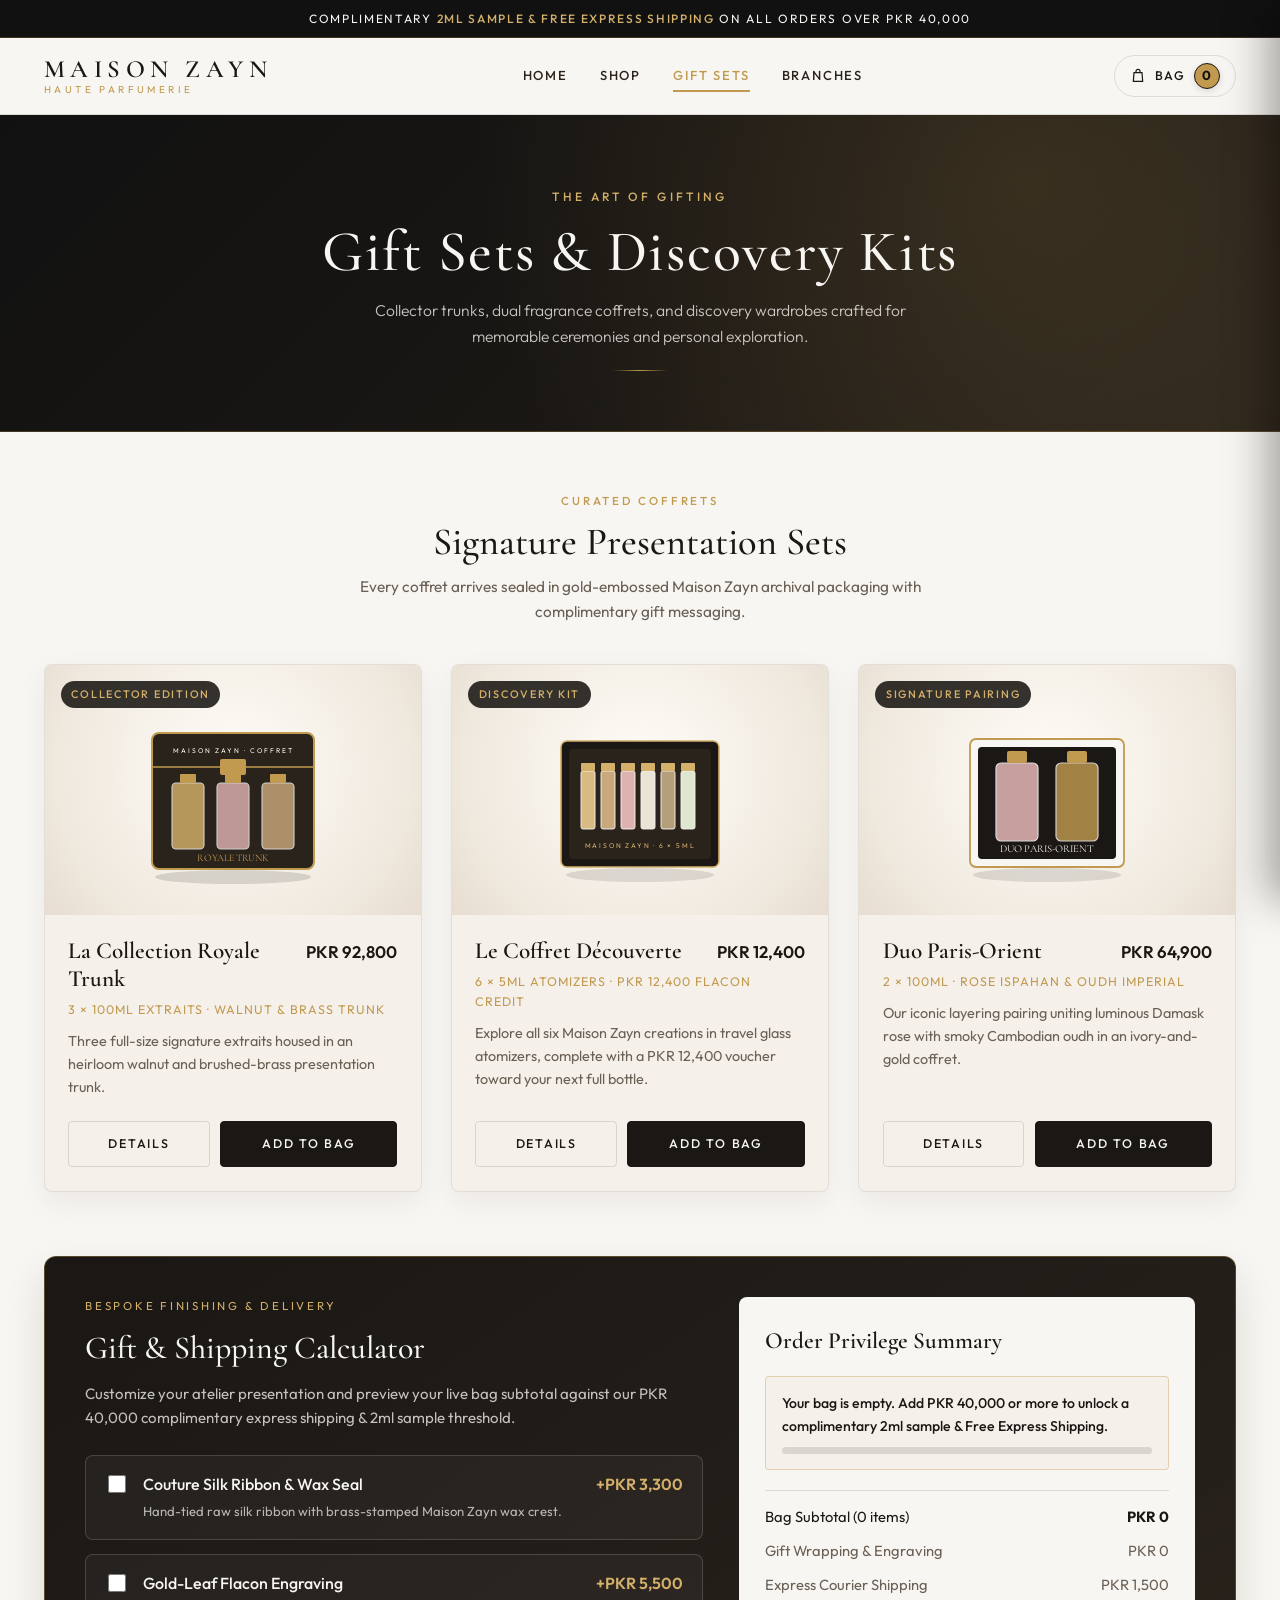
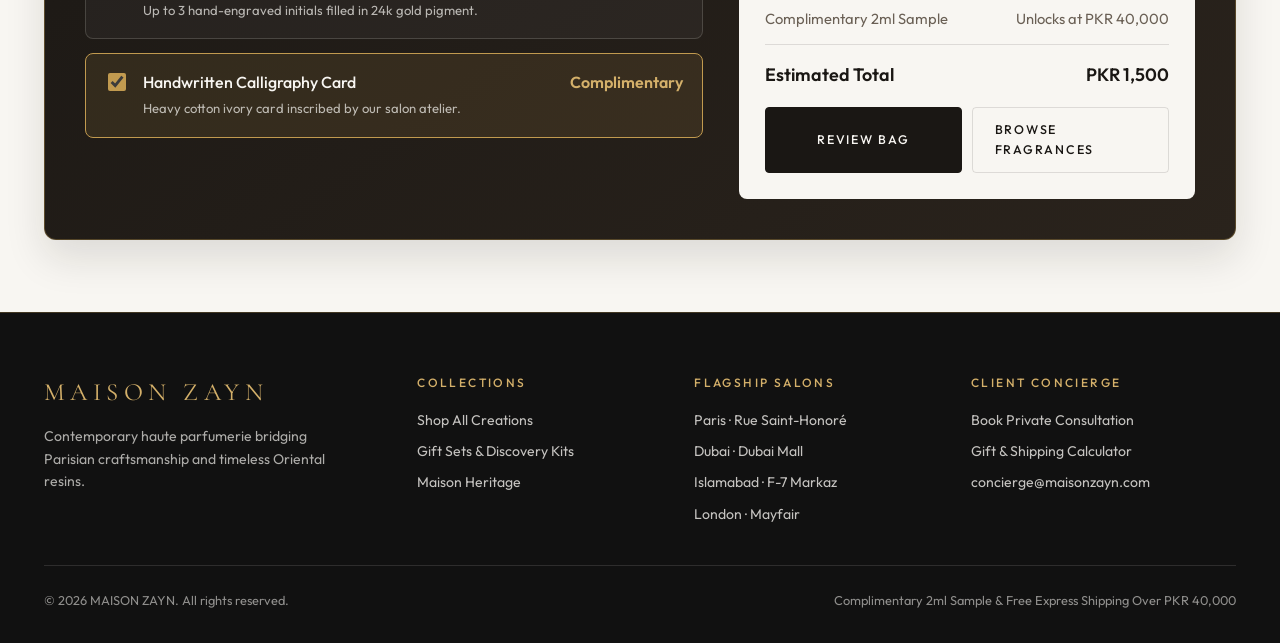
<file: pages/gift-sets.html>
<!DOCTYPE html>
<html lang="en">
<head>
  <meta charset="UTF-8">
  <meta name="viewport" content="width=device-width, initial-scale=1.0">
  <title>Gift Sets &amp; Discovery Kits | MAISON ZAYN Haute Parfumerie</title>
  <meta name="description" content="Explore MAISON ZAYN luxury gift coffrets and discovery kits, and calculate gift wrapping, engraving, and complimentary express shipping.">
  <link rel="preconnect" href="https://fonts.googleapis.com">
  <link rel="preconnect" href="https://fonts.gstatic.com" crossorigin>
  <link href="https://fonts.googleapis.com/css2?family=Cormorant+Garamond:ital,wght@0,400;0,500;0,600;0,700;1,400&family=Outfit:wght@300;400;500;600&display=swap" rel="stylesheet">
  <link rel="stylesheet" href="../css/style.css">
</head>
<body>
  <a class="skip-link" href="#main-content">Skip to main content</a>

  <div class="announcement-bar" role="region" aria-label="Maison announcement">
    Complimentary <strong>2ml Sample &amp; Free Express Shipping</strong> on all orders over PKR 40,000
  </div>

  <header class="site-header">
    <div class="container header-inner">
      <a href="../index.html" class="brand-logo" aria-label="MAISON ZAYN Home">
        <span class="brand-logo__title">MAISON ZAYN</span>
        <span class="brand-logo__sub">Haute Parfumerie</span>
      </a>

      <nav class="main-nav" aria-label="Primary navigation">
        <a href="../index.html" class="nav-link">Home</a>
        <a href="shop.html" class="nav-link">Shop</a>
        <a href="gift-sets.html" class="nav-link active" aria-current="page">Gift Sets</a>
        <a href="contact-branches.html" class="nav-link">Branches</a>
      </nav>

      <div class="header-actions">
        <button type="button" class="bag-trigger" data-open-bag aria-label="Open shopping bag">
          <svg width="16" height="16" viewBox="0 0 24 24" fill="none" stroke="currentColor" stroke-width="1.8" aria-hidden="true">
            <path d="M6 7h12l1 13H5L6 7z"></path>
            <path d="M9 7V5a3 3 0 0 1 6 0v2"></path>
          </svg>
          <span class="bag-trigger__label">Bag</span>
          <span class="bag-count" data-bag-count aria-live="polite">0</span>
        </button>

        <button type="button" class="menu-toggle" data-drawer-open aria-label="Open navigation menu" aria-controls="mobile-drawer" aria-expanded="false">
          <svg width="20" height="20" viewBox="0 0 24 24" fill="none" stroke="currentColor" stroke-width="1.8" aria-hidden="true">
            <line x1="3" y1="6" x2="21" y2="6"></line>
            <line x1="3" y1="12" x2="21" y2="12"></line>
            <line x1="3" y1="18" x2="21" y2="18"></line>
          </svg>
        </button>
      </div>
    </div>
  </header>

  <div id="drawer-backdrop" class="drawer-backdrop" aria-hidden="true"></div>
  <aside id="mobile-drawer" class="mobile-drawer" aria-label="Mobile navigation" aria-hidden="true">
    <div>
      <div class="mobile-drawer__head">
        <span class="mobile-drawer__brand">MAISON ZAYN</span>
        <button type="button" class="drawer-close" data-drawer-close aria-label="Close navigation menu">&times;</button>
      </div>
      <nav aria-label="Mobile links">
        <ul class="mobile-nav-list">
          <li><a href="../index.html" class="mobile-nav-link">Home</a></li>
          <li><a href="shop.html" class="mobile-nav-link">Shop</a></li>
          <li><a href="gift-sets.html" class="mobile-nav-link active" aria-current="page">Gift Sets</a></li>
          <li><a href="contact-branches.html" class="mobile-nav-link">Branches</a></li>
        </ul>
      </nav>
    </div>
    <div class="mobile-drawer__foot">
      Paris · Dubai · Islamabad · London<br>
      Concierge: concierge@maisonzayn.com
    </div>
  </aside>

  <main id="main-content">
    <section class="page-hero" aria-labelledby="hero-title">
      <div class="container">
        <span class="page-hero__eyebrow">THE ART OF GIFTING</span>
        <h1 id="hero-title" class="page-hero__title">Gift Sets &amp; Discovery Kits</h1>
        <p class="page-hero__subtitle">
          Collector trunks, dual fragrance coffrets, and discovery wardrobes crafted for memorable ceremonies and personal exploration.
        </p>
        <div class="hero-divider" aria-hidden="true"></div>
      </div>
    </section>

    <section class="section-pad" aria-label="Curated Gift Sets">
      <div class="container">
        <div class="section-header">
          <p class="section-eyebrow">CURATED COFFRETS</p>
          <h2 class="section-title">Signature Presentation Sets</h2>
          <p class="section-lead">
            Every coffret arrives sealed in gold-embossed Maison Zayn archival packaging with complimentary gift messaging.
          </p>
        </div>

        <div id="gift-sets-grid" class="cards-grid"></div>

        <section id="gift-calculator" class="calculator-section" aria-labelledby="calc-heading">
          <div class="calculator-card">
            <div>
              <p class="calculator-card__eyebrow">BESPOKE FINISHING &amp; DELIVERY</p>
              <h2 id="calc-heading" class="calculator-card__title">Gift &amp; Shipping Calculator</h2>
              <p class="calculator-card__lead">
                Customize your atelier presentation and preview your live bag subtotal against our PKR 40,000 complimentary express shipping &amp; 2ml sample threshold.
              </p>

              <div class="calc-options" role="group" aria-label="Gift finishing options">
                <label class="calc-option" for="opt-gift-wrap">
                  <span class="calc-option__left">
                    <input id="opt-gift-wrap" type="checkbox" class="calc-option__checkbox" data-option-price="3300">
                    <span>
                      <span class="calc-option__name">Couture Silk Ribbon &amp; Wax Seal</span>
                      <span class="calc-option__desc">Hand-tied raw silk ribbon with brass-stamped Maison Zayn wax crest.</span>
                    </span>
                  </span>
                  <span class="calc-option__price">+PKR 3,300</span>
                </label>

                <label class="calc-option" for="opt-engraving">
                  <span class="calc-option__left">
                    <input id="opt-engraving" type="checkbox" class="calc-option__checkbox" data-option-price="5500">
                    <span>
                      <span class="calc-option__name">Gold-Leaf Flacon Engraving</span>
                      <span class="calc-option__desc">Up to 3 hand-engraved initials filled in 24k gold pigment.</span>
                    </span>
                  </span>
                  <span class="calc-option__price">+PKR 5,500</span>
                </label>

                <div id="engraving-field" class="engraving-input-wrap" hidden>
                  <label for="engraving-initials">Monogram Initials (Max 3 Characters)</label>
                  <input id="engraving-initials" type="text" maxlength="3" class="engraving-input" placeholder="e.g. M.Z">
                </div>

                <label class="calc-option" for="opt-calligraphy">
                  <span class="calc-option__left">
                    <input id="opt-calligraphy" type="checkbox" class="calc-option__checkbox" data-option-price="0" checked>
                    <span>
                      <span class="calc-option__name">Handwritten Calligraphy Card</span>
                      <span class="calc-option__desc">Heavy cotton ivory card inscribed by our salon atelier.</span>
                    </span>
                  </span>
                  <span class="calc-option__price">Complimentary</span>
                </label>
              </div>
            </div>

            <div class="calc-summary" aria-live="polite">
              <h3 class="calc-summary__title">Order Privilege Summary</h3>

              <div id="shipping-status-box" class="shipping-status">
                <p id="shipping-status-text" class="shipping-status__text"></p>
                <div class="progress-track" aria-hidden="true">
                  <div id="shipping-progress-fill" class="progress-fill"></div>
                </div>
              </div>

              <div class="calc-breakdown">
                <div class="calc-row">
                  <span>Bag Subtotal (<span id="calc-item-count">0</span> items)</span>
                  <strong id="calc-subtotal">PKR 0</strong>
                </div>
                <div class="calc-row calc-row--muted">
                  <span>Gift Wrapping &amp; Engraving</span>
                  <span id="calc-options-total">PKR 0</span>
                </div>
                <div class="calc-row calc-row--muted">
                  <span>Express Courier Shipping</span>
                  <span id="calc-shipping-cost">PKR 1,500</span>
                </div>
                <div class="calc-row calc-row--muted">
                  <span>Complimentary 2ml Sample</span>
                  <span id="calc-sample-status">Unlocks at PKR 40,000</span>
                </div>
              </div>

              <div class="calc-total">
                <span>Estimated Total</span>
                <span id="calc-grand-total">PKR 1,500</span>
              </div>

              <div class="calc-actions">
                <button type="button" class="btn btn-primary" data-open-bag style="flex: 1;">Review Bag</button>
                <a href="shop.html" class="btn btn-outline" style="flex: 1;">Browse Fragrances</a>
              </div>
            </div>
          </div>
        </section>
      </div>
    </section>
  </main>

  <div id="gift-modal" class="modal-overlay" role="dialog" aria-modal="true" aria-labelledby="modal-gift-title" aria-hidden="true">
    <div class="modal-dialog">
      <button type="button" class="modal-close" data-modal-close aria-label="Close gift set details">&times;</button>
      <div class="modal-body">
        <div id="modal-gift-visual" class="modal-visual"></div>
        <div>
          <span id="modal-gift-eyebrow" class="modal-eyebrow"></span>
          <h2 id="modal-gift-title" class="modal-title"></h2>
          <div id="modal-gift-price" class="modal-price"></div>
          <p id="modal-gift-desc" class="modal-desc"></p>

          <div class="notes-list" aria-label="Coffret contents">
            <div class="notes-list__row"><strong>Contents</strong> <span id="modal-gift-contents"></span></div>
            <div class="notes-list__row"><strong>Profile</strong> <span id="modal-gift-profile"></span></div>
            <div class="notes-list__row"><strong>Finish</strong> <span id="modal-gift-finish"></span></div>
          </div>

          <button type="button" id="modal-gift-add" class="btn btn-primary" style="width: 100%;">Add to Bag</button>
        </div>
      </div>
    </div>
  </div>

  <footer class="site-footer">
    <div class="container">
      <div class="footer-grid">
        <div>
          <div class="footer-brand__name">MAISON ZAYN</div>
          <p class="footer-brand__copy">
            Contemporary haute parfumerie bridging Parisian craftsmanship and timeless Oriental resins.
          </p>
        </div>

        <div>
          <h2 class="footer-heading">Collections</h2>
          <ul class="footer-links">
            <li><a href="shop.html">Shop All Creations</a></li>
            <li><a href="gift-sets.html">Gift Sets &amp; Discovery Kits</a></li>
            <li><a href="../index.html">Maison Heritage</a></li>
          </ul>
        </div>

        <div>
          <h2 class="footer-heading">Flagship Salons</h2>
          <ul class="footer-links">
            <li><a href="contact-branches.html">Paris · Rue Saint-Honoré</a></li>
            <li><a href="contact-branches.html">Dubai · Dubai Mall</a></li>
            <li><a href="contact-branches.html">Islamabad · F-7 Markaz</a></li>
            <li><a href="contact-branches.html">London · Mayfair</a></li>
          </ul>
        </div>

        <div>
          <h2 class="footer-heading">Client Concierge</h2>
          <ul class="footer-links">
            <li><a href="contact-branches.html#consultation-form">Book Private Consultation</a></li>
            <li><a href="gift-sets.html#gift-calculator">Gift &amp; Shipping Calculator</a></li>
            <li>concierge@maisonzayn.com</li>
          </ul>
        </div>
      </div>

      <div class="footer-bottom">
        <span>&copy; 2026 MAISON ZAYN. All rights reserved.</span>
        <span>Complimentary 2ml Sample &amp; Free Express Shipping Over PKR 40,000</span>
      </div>
    </div>
  </footer>

  <script src="../js/main.js"></script>
  <script>
    (function () {
      'use strict';

      const GIFT_SETS = [
        {
          id: 'la-collection-royale-trunk',
          name: 'La Collection Royale Trunk',
          shortLabel: 'ROYALE TRUNK',
          variant: 'trunk',
          badge: 'COLLECTOR EDITION',
          subtitle: '3 × 100ml Extraits · Walnut & Brass Trunk',
          price: 92800,
          summary: 'Three full-size signature extraits housed in an heirloom walnut and brushed-brass presentation trunk.',
          story: 'Designed as a permanent dressing-table jewel case, La Collection Royale Trunk unites Oudh Imperial, Rose Ispahan, and Santal de Grasse with a numbered brass plaque.',
          contents: 'Oudh Imperial (100ml), Rose Ispahan (100ml), Santal de Grasse (100ml)',
          profile: 'Oudh, Velvet Floral & Creamy Sandalwood Wardrobe',
          finish: 'Satin-lined walnut trunk, brass clasp, velvet travel pouch',
          accentColor: '#C19A4F'
        },
        {
          id: 'le-coffret-decouverte',
          name: 'Le Coffret Découverte',
          shortLabel: 'COFFRET DÉCOUVERTE',
          variant: 'discovery',
          badge: 'DISCOVERY KIT',
          subtitle: '6 × 5ml Atomizers · PKR 12,400 Flacon Credit',
          price: 12400,
          summary: 'Explore all six Maison Zayn creations in travel glass atomizers, complete with a PKR 12,400 voucher toward your next full bottle.',
          story: 'An unhurried ritual across six distinct olfactory portraits so you can live with each extrait on skin from morning citrus to evening oudh.',
          contents: '6 × 5ml sprays: Oudh Imperial, Santal de Grasse, Rose Ispahan, Musc Blanc, Vétiver & Cuir, Bergamote Sauvage',
          profile: 'Complete Maison Signature Spectrum',
          finish: 'Obsidian textured keepsake drawer box with scent cards',
          accentColor: '#D4B06A'
        },
        {
          id: 'duo-paris-orient',
          name: 'Duo Paris-Orient',
          shortLabel: 'DUO PARIS-ORIENT',
          variant: 'duo',
          badge: 'SIGNATURE PAIRING',
          subtitle: '2 × 100ml · Rose Ispahan & Oudh Imperial',
          price: 64900,
          summary: 'Our iconic layering pairing uniting luminous Damask rose with smoky Cambodian oudh in an ivory-and-gold coffret.',
          story: 'Crafted to be worn solo or layered together, Duo Paris-Orient celebrates the dialogue between French floral perfumery and Eastern resinous depth.',
          contents: 'Rose Ispahan (100ml) + Oudh Imperial (100ml)',
          profile: 'Amber-Floral & Resinous Oudh Layering Duo',
          finish: 'Ivory archival presentation box with gold foil crest',
          accentColor: '#C19A4F'
        }
      ];

      const FREE_SHIPPING_THRESHOLD = window.MaisonZayn.FREE_SHIPPING_THRESHOLD;
      const STANDARD_EXPRESS_SHIPPING = 1500;

      const gridEl = document.getElementById('gift-sets-grid');
      const modalEl = document.getElementById('gift-modal');
      const modalVisualEl = document.getElementById('modal-gift-visual');
      const modalEyebrowEl = document.getElementById('modal-gift-eyebrow');
      const modalTitleEl = document.getElementById('modal-gift-title');
      const modalPriceEl = document.getElementById('modal-gift-price');
      const modalDescEl = document.getElementById('modal-gift-desc');
      const modalContentsEl = document.getElementById('modal-gift-contents');
      const modalProfileEl = document.getElementById('modal-gift-profile');
      const modalFinishEl = document.getElementById('modal-gift-finish');
      const modalAddBtn = document.getElementById('modal-gift-add');

      const optWrap = document.getElementById('opt-gift-wrap');
      const optEngraving = document.getElementById('opt-engraving');
      const optCalligraphy = document.getElementById('opt-calligraphy');
      const engravingField = document.getElementById('engraving-field');
      const engravingInitials = document.getElementById('engraving-initials');

      const statusBoxEl = document.getElementById('shipping-status-box');
      const statusTextEl = document.getElementById('shipping-status-text');
      const progressFillEl = document.getElementById('shipping-progress-fill');
      const itemCountEl = document.getElementById('calc-item-count');
      const subtotalEl = document.getElementById('calc-subtotal');
      const optionsTotalEl = document.getElementById('calc-options-total');
      const shippingCostEl = document.getElementById('calc-shipping-cost');
      const sampleStatusEl = document.getElementById('calc-sample-status');
      const grandTotalEl = document.getElementById('calc-grand-total');

      let activeModalGift = null;

      function openGiftModal(gift) {
        activeModalGift = gift;
        modalVisualEl.innerHTML = window.MaisonZayn.createGiftBoxSVG(gift);
        modalEyebrowEl.textContent = gift.badge + ' · ' + gift.subtitle;
        modalTitleEl.textContent = gift.name;
        modalPriceEl.textContent = window.MaisonZayn.formatPKR(gift.price);
        modalDescEl.textContent = gift.story;
        modalContentsEl.textContent = gift.contents;
        modalProfileEl.textContent = gift.profile;
        modalFinishEl.textContent = gift.finish;
        window.MaisonZayn.openModal(modalEl);
      }

      function renderGiftSets() {
        gridEl.innerHTML = '';

        GIFT_SETS.forEach(function (gift) {
          const card = document.createElement('article');
          card.className = 'product-card';

          card.innerHTML =
            '<div class="product-card__media">' +
            '  <span class="product-card__badge">' + gift.badge + '</span>' +
               window.MaisonZayn.createGiftBoxSVG(gift) +
            '</div>' +
            '<div class="product-card__body">' +
            '  <div class="product-card__meta">' +
            '    <h3 class="product-card__title">' + gift.name + '</h3>' +
            '    <span class="product-card__price">' + window.MaisonZayn.formatPKR(gift.price) + '</span>' +
            '  </div>' +
            '  <div class="product-card__sub">' + gift.subtitle + '</div>' +
            '  <p class="product-card__desc">' + gift.summary + '</p>' +
            '  <div class="product-card__actions">' +
            '    <button type="button" class="btn btn-outline" data-gift-details="' + gift.id + '">Details</button>' +
            '    <button type="button" class="btn btn-primary" data-gift-add="' + gift.id + '">Add to Bag</button>' +
            '  </div>' +
            '</div>';

          card.querySelector('[data-gift-details]').addEventListener('click', function () {
            openGiftModal(gift);
          });

          card.querySelector('[data-gift-add]').addEventListener('click', function () {
            window.MaisonZayn.addToBag({
              id: gift.id,
              name: gift.name,
              price: gift.price,
              subtitle: gift.badge
            });
          });

          gridEl.appendChild(card);
        });
      }

      function updateOptionVisuals() {
        [optWrap, optEngraving, optCalligraphy].forEach(function (checkbox) {
          const wrapper = checkbox.closest('.calc-option');
          if (wrapper) {
            wrapper.classList.toggle('is-checked', checkbox.checked);
          }
        });
        engravingField.hidden = !optEngraving.checked;
      }

      function calculateGiftAndShipping() {
        updateOptionVisuals();

        const cartCount = window.MaisonZayn.getCartCount();
        const cartSubtotal = window.MaisonZayn.getCartSubtotal();

        let optionsTotal = 0;
        [optWrap, optEngraving, optCalligraphy].forEach(function (checkbox) {
          if (checkbox.checked) {
            optionsTotal += Number(checkbox.getAttribute('data-option-price')) || 0;
          }
        });

        const qualifiesFreeExpress = cartSubtotal >= FREE_SHIPPING_THRESHOLD;
        const shippingCost = qualifiesFreeExpress ? 0 : STANDARD_EXPRESS_SHIPPING;
        const grandTotal = cartSubtotal + optionsTotal + shippingCost;
        const progressPercent = Math.min(100, Math.round((cartSubtotal / FREE_SHIPPING_THRESHOLD) * 100));

        statusBoxEl.classList.toggle('is-unlocked', qualifiesFreeExpress);
        progressFillEl.style.width = (qualifiesFreeExpress ? 100 : progressPercent) + '%';

        if (qualifiesFreeExpress) {
          statusTextEl.textContent =
            'Unlocked: Your bag qualifies for a complimentary 2ml sample and Free Express Shipping!';
        } else if (cartSubtotal === 0) {
          statusTextEl.textContent =
            'Your bag is empty. Add ' + window.MaisonZayn.formatPKR(FREE_SHIPPING_THRESHOLD) + ' or more to unlock a complimentary 2ml sample & Free Express Shipping.';
        } else {
          const amountNeeded = Math.max(0, FREE_SHIPPING_THRESHOLD - cartSubtotal);
          statusTextEl.textContent =
            'Add ' + window.MaisonZayn.formatPKR(amountNeeded) + ' more to unlock your complimentary 2ml sample & Free Express Shipping (orders of ' + window.MaisonZayn.formatPKR(FREE_SHIPPING_THRESHOLD) + '+).';
        }

        itemCountEl.textContent = String(cartCount);
        subtotalEl.textContent = window.MaisonZayn.formatPKR(cartSubtotal);
        optionsTotalEl.textContent = window.MaisonZayn.formatPKR(optionsTotal);
        shippingCostEl.textContent = qualifiesFreeExpress ? 'Complimentary (' + window.MaisonZayn.formatPKR(0) + ')' : window.MaisonZayn.formatPKR(shippingCost);
        sampleStatusEl.textContent = qualifiesFreeExpress ? 'Included (2ml Atelier Vial)' : 'Unlocks at ' + window.MaisonZayn.formatPKR(FREE_SHIPPING_THRESHOLD);
        grandTotalEl.textContent = window.MaisonZayn.formatPKR(grandTotal);
      }

      [optWrap, optEngraving, optCalligraphy].forEach(function (checkbox) {
        checkbox.addEventListener('change', calculateGiftAndShipping);
      });

      engravingInitials.addEventListener('input', function () {
        engravingInitials.value = engravingInitials.value.toUpperCase().replace(/[^A-Z0-9.]/g, '');
      });

      modalAddBtn.addEventListener('click', function () {
        if (!activeModalGift) return;
        window.MaisonZayn.addToBag({
          id: activeModalGift.id,
          name: activeModalGift.name,
          price: activeModalGift.price,
          subtitle: activeModalGift.badge
        });
        window.MaisonZayn.closeModal(modalEl);
      });

      window.addEventListener('mz:cart-updated', calculateGiftAndShipping);
      window.addEventListener('storage', calculateGiftAndShipping);

      renderGiftSets();
      calculateGiftAndShipping();
    })();
  </script>
</body>
</html>
</file>
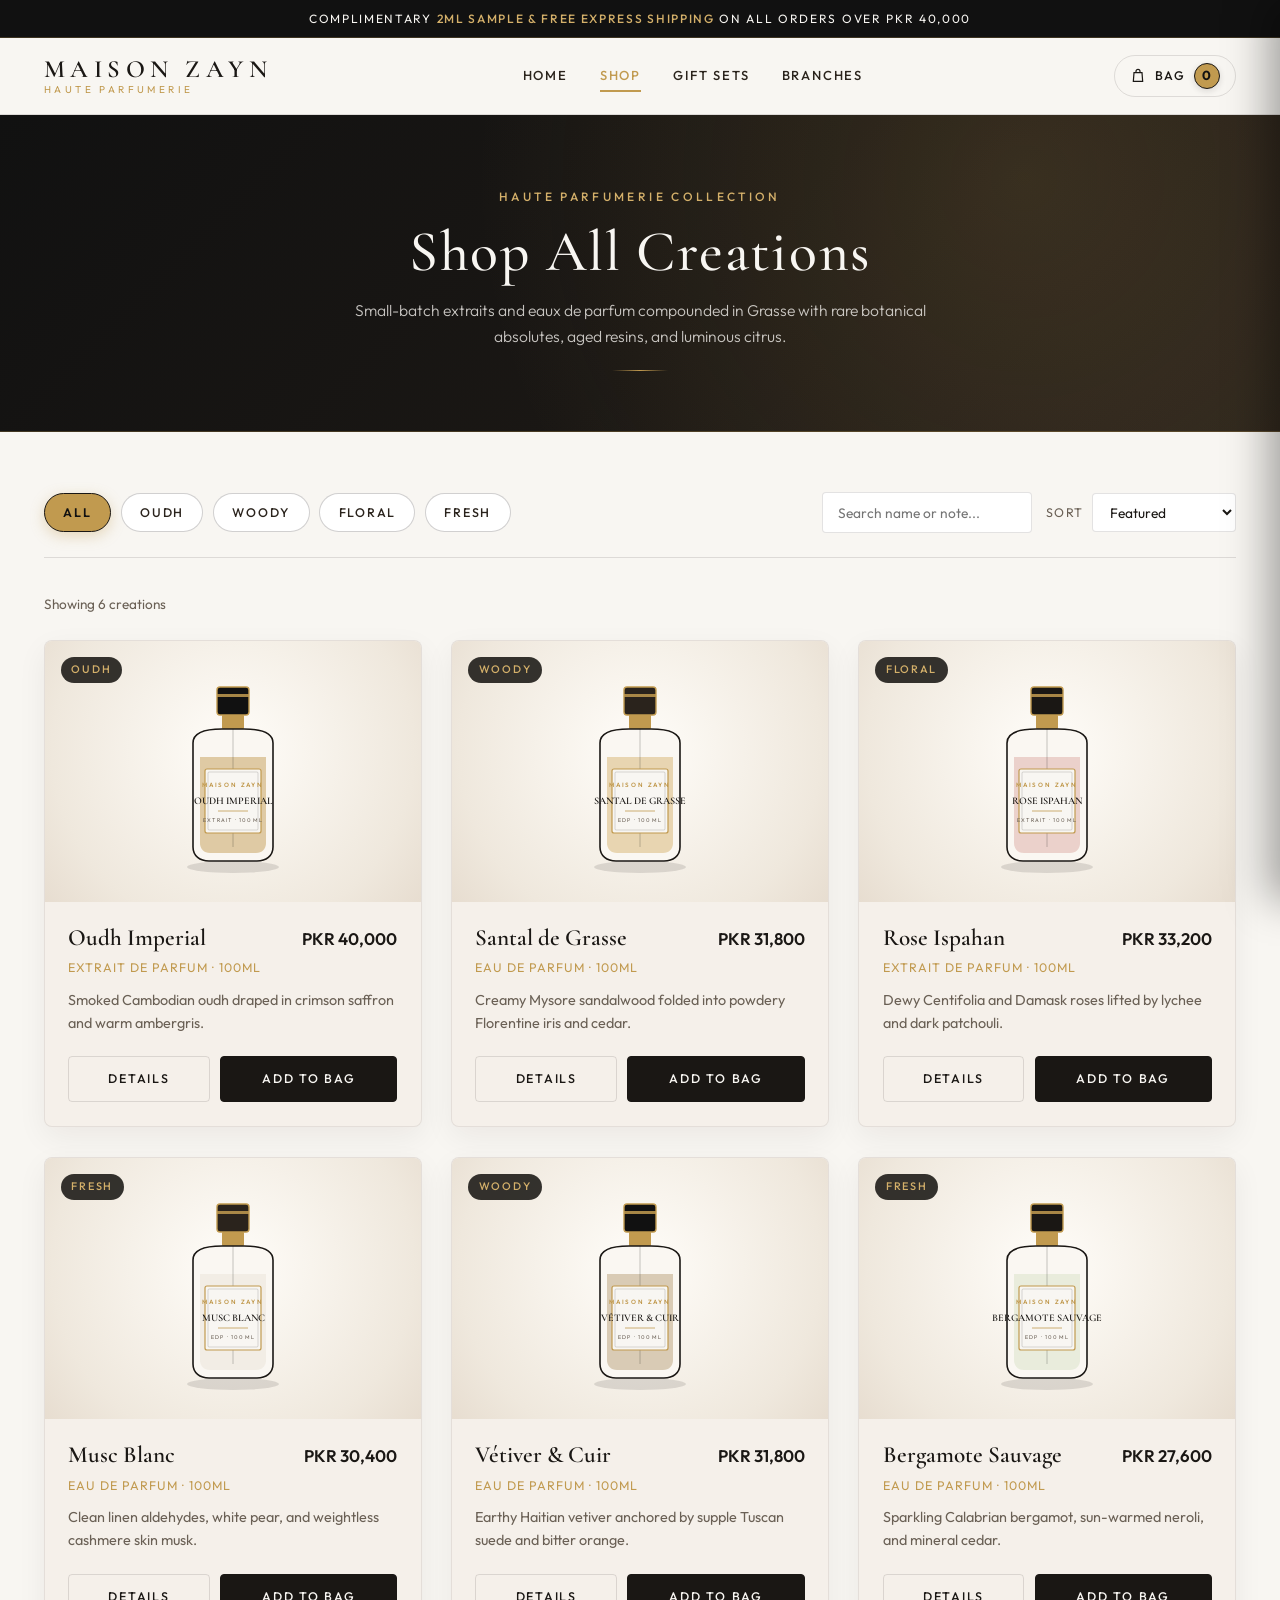
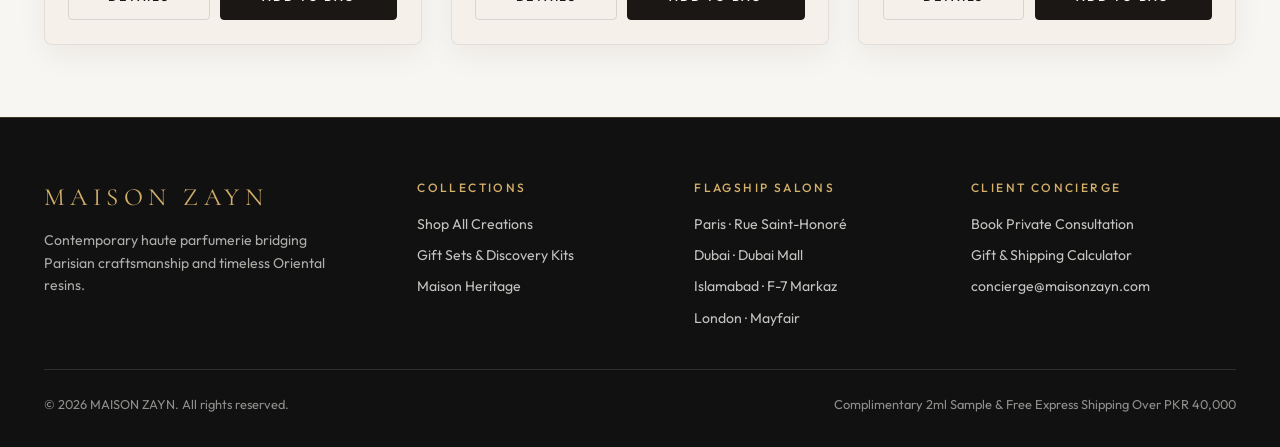
<file: pages/shop.html>
<!DOCTYPE html>
<html lang="en">
<head>
  <meta charset="UTF-8">
  <meta name="viewport" content="width=device-width, initial-scale=1.0">
  <title>Shop All Creations | MAISON ZAYN Haute Parfumerie</title>
  <meta name="description" content="Explore the MAISON ZAYN Haute Parfumerie collection: Oudh Imperial, Santal de Grasse, Rose Ispahan, Musc Blanc, Vétiver & Cuir, and Bergamote Sauvage.">
  <link rel="preconnect" href="https://fonts.googleapis.com">
  <link rel="preconnect" href="https://fonts.gstatic.com" crossorigin>
  <link href="https://fonts.googleapis.com/css2?family=Cormorant+Garamond:ital,wght@0,400;0,500;0,600;0,700;1,400&family=Outfit:wght@300;400;500;600&display=swap" rel="stylesheet">
  <link rel="stylesheet" href="../css/style.css">
</head>
<body>
  <a class="skip-link" href="#main-content">Skip to main content</a>

  <div class="announcement-bar" role="region" aria-label="Maison announcement">
    Complimentary <strong>2ml Sample &amp; Free Express Shipping</strong> on all orders over PKR 40,000
  </div>

  <header class="site-header">
    <div class="container header-inner">
      <a href="../index.html" class="brand-logo" aria-label="MAISON ZAYN Home">
        <span class="brand-logo__title">MAISON ZAYN</span>
        <span class="brand-logo__sub">Haute Parfumerie</span>
      </a>

      <nav class="main-nav" aria-label="Primary navigation">
        <a href="../index.html" class="nav-link">Home</a>
        <a href="shop.html" class="nav-link active" aria-current="page">Shop</a>
        <a href="gift-sets.html" class="nav-link">Gift Sets</a>
        <a href="contact-branches.html" class="nav-link">Branches</a>
      </nav>

      <div class="header-actions">
        <button type="button" class="bag-trigger" data-open-bag aria-label="Open shopping bag">
          <svg width="16" height="16" viewBox="0 0 24 24" fill="none" stroke="currentColor" stroke-width="1.8" aria-hidden="true">
            <path d="M6 7h12l1 13H5L6 7z"></path>
            <path d="M9 7V5a3 3 0 0 1 6 0v2"></path>
          </svg>
          <span class="bag-trigger__label">Bag</span>
          <span class="bag-count" data-bag-count aria-live="polite">0</span>
        </button>

        <button type="button" class="menu-toggle" data-drawer-open aria-label="Open navigation menu" aria-controls="mobile-drawer" aria-expanded="false">
          <svg width="20" height="20" viewBox="0 0 24 24" fill="none" stroke="currentColor" stroke-width="1.8" aria-hidden="true">
            <line x1="3" y1="6" x2="21" y2="6"></line>
            <line x1="3" y1="12" x2="21" y2="12"></line>
            <line x1="3" y1="18" x2="21" y2="18"></line>
          </svg>
        </button>
      </div>
    </div>
  </header>

  <div id="drawer-backdrop" class="drawer-backdrop" aria-hidden="true"></div>
  <aside id="mobile-drawer" class="mobile-drawer" aria-label="Mobile navigation" aria-hidden="true">
    <div>
      <div class="mobile-drawer__head">
        <span class="mobile-drawer__brand">MAISON ZAYN</span>
        <button type="button" class="drawer-close" data-drawer-close aria-label="Close navigation menu">&times;</button>
      </div>
      <nav aria-label="Mobile links">
        <ul class="mobile-nav-list">
          <li><a href="../index.html" class="mobile-nav-link">Home</a></li>
          <li><a href="shop.html" class="mobile-nav-link active" aria-current="page">Shop</a></li>
          <li><a href="gift-sets.html" class="mobile-nav-link">Gift Sets</a></li>
          <li><a href="contact-branches.html" class="mobile-nav-link">Branches</a></li>
        </ul>
      </nav>
    </div>
    <div class="mobile-drawer__foot">
      Paris · Dubai · Islamabad · London<br>
      Concierge: concierge@maisonzayn.com
    </div>
  </aside>

  <main id="main-content">
    <section class="page-hero" aria-labelledby="hero-title">
      <div class="container">
        <span class="page-hero__eyebrow">HAUTE PARFUMERIE COLLECTION</span>
        <h1 id="hero-title" class="page-hero__title">Shop All Creations</h1>
        <p class="page-hero__subtitle">
          Small-batch extraits and eaux de parfum compounded in Grasse with rare botanical absolutes, aged resins, and luminous citrus.
        </p>
        <div class="hero-divider" aria-hidden="true"></div>
      </div>
    </section>

    <section class="section-pad" aria-label="Fragrance catalog">
      <div class="container">
        <div class="shop-toolbar">
          <div class="filter-chips" role="group" aria-label="Filter creations by olfactory family">
            <button type="button" class="filter-chip is-active" data-category="ALL" aria-pressed="true">ALL</button>
            <button type="button" class="filter-chip" data-category="OUDH" aria-pressed="false">OUDH</button>
            <button type="button" class="filter-chip" data-category="WOODY" aria-pressed="false">WOODY</button>
            <button type="button" class="filter-chip" data-category="FLORAL" aria-pressed="false">FLORAL</button>
            <button type="button" class="filter-chip" data-category="FRESH" aria-pressed="false">FRESH</button>
          </div>

          <div class="toolbar-controls">
            <div class="search-box">
              <label for="shop-search" class="sr-only">Search fragrances or scent notes</label>
              <input id="shop-search" type="search" class="search-input" placeholder="Search name or note..." autocomplete="off">
            </div>

            <label class="sort-wrap" for="shop-sort">
              <span>Sort</span>
              <select id="shop-sort" class="sort-select" aria-label="Sort creations">
                <option value="featured">Featured</option>
                <option value="price-asc">Price Low-High</option>
                <option value="price-desc">Price High-Low</option>
              </select>
            </label>
          </div>
        </div>

        <div class="results-meta">
          <p id="results-count" aria-live="polite">Showing 6 creations</p>
          <button type="button" id="toolbar-reset-filters-btn" class="btn-reset-filters" hidden>Reset Filters</button>
        </div>

        <div id="products-grid" class="cards-grid"></div>

        <div id="empty-state" class="empty-state" hidden>
          <h2 class="empty-state__title">No Matching Creations Found</h2>
          <p class="empty-state__text">
            No fragrances match your current category or note filter. Reset your filters to view the full Maison Zayn collection.
          </p>
          <button type="button" id="reset-filters-btn" class="btn btn-gold">Reset Filters</button>
        </div>
      </div>
    </section>
  </main>

  <div id="product-modal" class="modal-overlay" role="dialog" aria-modal="true" aria-labelledby="modal-product-title" aria-hidden="true">
    <div class="modal-dialog">
      <button type="button" class="modal-close" data-modal-close aria-label="Close fragrance details">&times;</button>
      <div class="modal-body">
        <div id="modal-bottle-visual" class="modal-visual"></div>
        <div>
          <span id="modal-product-category" class="modal-eyebrow"></span>
          <h2 id="modal-product-title" class="modal-title"></h2>
          <div id="modal-product-price" class="modal-price"></div>
          <p id="modal-product-desc" class="modal-desc"></p>

          <div class="notes-list" aria-label="Olfactory pyramid">
            <div class="notes-list__row"><strong>Top</strong> <span id="modal-note-top"></span></div>
            <div class="notes-list__row"><strong>Heart</strong> <span id="modal-note-heart"></span></div>
            <div class="notes-list__row"><strong>Base</strong> <span id="modal-note-base"></span></div>
          </div>

          <button type="button" id="modal-add-bag" class="btn btn-primary" style="width: 100%;">Add to Bag</button>
        </div>
      </div>
    </div>
  </div>

  <footer class="site-footer">
    <div class="container">
      <div class="footer-grid">
        <div>
          <div class="footer-brand__name">MAISON ZAYN</div>
          <p class="footer-brand__copy">
            Contemporary haute parfumerie bridging Parisian craftsmanship and timeless Oriental resins.
          </p>
        </div>

        <div>
          <h2 class="footer-heading">Collections</h2>
          <ul class="footer-links">
            <li><a href="shop.html">Shop All Creations</a></li>
            <li><a href="gift-sets.html">Gift Sets &amp; Discovery Kits</a></li>
            <li><a href="../index.html">Maison Heritage</a></li>
          </ul>
        </div>

        <div>
          <h2 class="footer-heading">Flagship Salons</h2>
          <ul class="footer-links">
            <li><a href="contact-branches.html">Paris · Rue Saint-Honoré</a></li>
            <li><a href="contact-branches.html">Dubai · Dubai Mall</a></li>
            <li><a href="contact-branches.html">Islamabad · F-7 Markaz</a></li>
            <li><a href="contact-branches.html">London · Mayfair</a></li>
          </ul>
        </div>

        <div>
          <h2 class="footer-heading">Client Concierge</h2>
          <ul class="footer-links">
            <li><a href="contact-branches.html#consultation-form">Book Private Consultation</a></li>
            <li><a href="gift-sets.html#gift-calculator">Gift &amp; Shipping Calculator</a></li>
            <li>concierge@maisonzayn.com</li>
          </ul>
        </div>
      </div>

      <div class="footer-bottom">
        <span>&copy; 2026 MAISON ZAYN. All rights reserved.</span>
        <span>Complimentary 2ml Sample &amp; Free Express Shipping Over PKR 40,000</span>
      </div>
    </div>
  </footer>

  <script src="../js/main.js"></script>
  <script>
    (function () {
      'use strict';

      const PRODUCTS = [
        {
          id: 'oudh-imperial',
          name: 'Oudh Imperial',
          shortLabel: 'OUDH IMPERIAL',
          category: 'OUDH',
          price: 40000,
          concentration: 'Extrait de Parfum · 100ml',
          concentrationShort: 'EXTRAIT · 100ML',
          summary: 'Smoked Cambodian oudh draped in crimson saffron and warm ambergris.',
          story: 'Macerated in oak casks for twelve weeks, Oudh Imperial balances rare aged agarwood with velvet Damask rose and glowing labdanum.',
          notes: {
            top: 'Kashmiri Saffron, Green Cardamom, Pink Pepper',
            heart: 'Aged Cambodian Oudh, Damask Rose, Incense Smoke',
            base: 'Ambergris, Smoked Labdanum, Mysore Sandalwood'
          },
          liquidColor: '#C19A4F',
          capColor: '#111111'
        },
        {
          id: 'santal-de-grasse',
          name: 'Santal de Grasse',
          shortLabel: 'SANTAL DE GRASSE',
          category: 'WOODY',
          price: 31800,
          concentration: 'Eau de Parfum · 100ml',
          concentrationShort: 'EDP · 100ML',
          summary: 'Creamy Mysore sandalwood folded into powdery Florentine iris and cedar.',
          story: 'A meditative woody signature inspired by sunlit Provençal ateliers, pairing silken sandalwood shavings with iris butter and white amber.',
          notes: {
            top: 'Calabrian Bergamot, Crushed Violet Leaf, Pink Pepper',
            heart: 'Mysore Sandalwood, Florentine Iris, Cardamom',
            base: 'Atlas Cedarwood, White Amber, Tonka Bean'
          },
          liquidColor: '#D4B06A',
          capColor: '#2A231C'
        },
        {
          id: 'rose-ispahan',
          name: 'Rose Ispahan',
          shortLabel: 'ROSE ISPAHAN',
          category: 'FLORAL',
          price: 33200,
          concentration: 'Extrait de Parfum · 100ml',
          concentrationShort: 'EXTRAIT · 100ML',
          summary: 'Dewy Centifolia and Damask roses lifted by lychee and dark patchouli.',
          story: 'Harvested at dawn before the sun opens the petals, Rose Ispahan captures the luminous nectar of Persian gardens over a sensual chypre base.',
          notes: {
            top: 'Sunlit Lychee, Blackcurrant Bud, Mandarin Zest',
            heart: 'Rose Centifolia, Damask Rose, White Peony',
            base: 'Indonesian Patchouli, Velvet Musk, Benzoin'
          },
          liquidColor: '#D9A7A0',
          capColor: '#1A1714'
        },
        {
          id: 'musc-blanc',
          name: 'Musc Blanc',
          shortLabel: 'MUSC BLANC',
          category: 'FRESH',
          price: 30400,
          concentration: 'Eau de Parfum · 100ml',
          concentrationShort: 'EDP · 100ML',
          summary: 'Clean linen aldehydes, white pear, and weightless cashmere skin musk.',
          story: 'Intimate and radiant like morning light across raw silk, Musc Blanc wraps lily of the valley in translucent botanical musks.',
          notes: {
            top: 'Crisp Aldehydes, White Pear, Ambrette Seed',
            heart: 'Lily of the Valley, Cashmere Accord, White Tea',
            base: 'Skin Musk, Tonka Cream, Pale Cedar'
          },
          liquidColor: '#E8E2D5',
          capColor: '#2A231C'
        },
        {
          id: 'vetiver-et-cuir',
          name: 'Vétiver & Cuir',
          shortLabel: 'VÉTIVER & CUIR',
          category: 'WOODY',
          price: 31800,
          concentration: 'Eau de Parfum · 100ml',
          concentrationShort: 'EDP · 100ML',
          summary: 'Earthy Haitian vetiver anchored by supple Tuscan suede and bitter orange.',
          story: 'Tailored and architectural, Vétiver & Cuir contrasts crisp green roots and cracked black pepper against burnished saddle leather.',
          notes: {
            top: 'Bitter Orange, Madagascar Black Pepper, Juniper',
            heart: 'Haitian Vetiver, Clary Sage, Violet Leaf',
            base: 'Tuscan Suede, Oakmoss, Smoked Birch'
          },
          liquidColor: '#B59B72',
          capColor: '#111111'
        },
        {
          id: 'bergamote-sauvage',
          name: 'Bergamote Sauvage',
          shortLabel: 'BERGAMOTE SAUVAGE',
          category: 'FRESH',
          price: 27600,
          concentration: 'Eau de Parfum · 100ml',
          concentrationShort: 'EDP · 100ML',
          summary: 'Sparkling Calabrian bergamot, sun-warmed neroli, and mineral cedar.',
          story: 'An invigorating Mediterranean breeze bottling wild citrus orchards, crushed petitgrain leaves, and salted coastal driftwood.',
          notes: {
            top: 'Calabrian Bergamot, Amalfi Citron, Grapefruit Peel',
            heart: 'Tunisian Neroli, Petitgrain, Sea Salt Accord',
            base: 'White Cedar, Crisp Mineral Musk, Vetiver Root'
          },
          liquidColor: '#D6DFC2',
          capColor: '#1A1714'
        }
      ];

      let activeCategory = 'ALL';
      let activeSort = 'featured';
      let searchTerm = '';
      let activeModalProduct = null;

      const gridEl = document.getElementById('products-grid');
      const emptyEl = document.getElementById('empty-state');
      const countEl = document.getElementById('results-count');
      const filterButtons = document.querySelectorAll('.filter-chip');
      const sortSelect = document.getElementById('shop-sort');
      const searchInput = document.getElementById('shop-search');
      const resetBtn = document.getElementById('reset-filters-btn');
      const toolbarResetBtn = document.getElementById('toolbar-reset-filters-btn');

      const modalEl = document.getElementById('product-modal');
      const modalBottleEl = document.getElementById('modal-bottle-visual');
      const modalCategoryEl = document.getElementById('modal-product-category');
      const modalTitleEl = document.getElementById('modal-product-title');
      const modalPriceEl = document.getElementById('modal-product-price');
      const modalDescEl = document.getElementById('modal-product-desc');
      const modalTopEl = document.getElementById('modal-note-top');
      const modalHeartEl = document.getElementById('modal-note-heart');
      const modalBaseEl = document.getElementById('modal-note-base');
      const modalAddBtn = document.getElementById('modal-add-bag');

      function getFilteredProducts() {
        const query = searchTerm.trim().toLowerCase();

        const filtered = PRODUCTS.filter(function (product) {
          const matchesCategory = activeCategory === 'ALL' || product.category === activeCategory;
          if (!matchesCategory) return false;
          if (!query) return true;

          const searchable = [
            product.name,
            product.category,
            product.summary,
            product.notes.top,
            product.notes.heart,
            product.notes.base
          ].join(' ').toLowerCase();

          return searchable.indexOf(query) !== -1;
        });

        if (activeSort === 'price-asc') {
          filtered.sort(function (a, b) { return a.price - b.price; });
        } else if (activeSort === 'price-desc') {
          filtered.sort(function (a, b) { return b.price - a.price; });
        }

        return filtered;
      }

      function openDetailsModal(product) {
        activeModalProduct = product;
        modalBottleEl.innerHTML = window.MaisonZayn.createPerfumeBottleSVG(product);
        modalCategoryEl.textContent = product.category + ' · ' + product.concentration;
        modalTitleEl.textContent = product.name;
        modalPriceEl.textContent = window.MaisonZayn.formatPKR(product.price);
        modalDescEl.textContent = product.story;
        modalTopEl.textContent = product.notes.top;
        modalHeartEl.textContent = product.notes.heart;
        modalBaseEl.textContent = product.notes.base;
        window.MaisonZayn.openModal(modalEl);
      }

      function renderProducts() {
        const list = getFilteredProducts();
        const isFiltered = activeCategory !== 'ALL' || searchTerm.trim() !== '' || activeSort !== 'featured';
        gridEl.innerHTML = '';

        countEl.textContent = 'Showing ' + list.length + (list.length === 1 ? ' creation' : ' creations');
        if (toolbarResetBtn) {
          toolbarResetBtn.hidden = !isFiltered || list.length === 0;
        }

        if (list.length === 0) {
          gridEl.hidden = true;
          emptyEl.hidden = false;
          return;
        }

        gridEl.hidden = false;
        emptyEl.hidden = true;

        list.forEach(function (product) {
          const card = document.createElement('article');
          card.className = 'product-card';

          card.innerHTML =
            '<div class="product-card__media">' +
            '  <span class="product-card__badge">' + product.category + '</span>' +
               window.MaisonZayn.createPerfumeBottleSVG(product) +
            '</div>' +
            '<div class="product-card__body">' +
            '  <div class="product-card__meta">' +
            '    <h2 class="product-card__title">' + product.name + '</h2>' +
            '    <span class="product-card__price">' + window.MaisonZayn.formatPKR(product.price) + '</span>' +
            '  </div>' +
            '  <div class="product-card__sub">' + product.concentration + '</div>' +
            '  <p class="product-card__desc">' + product.summary + '</p>' +
            '  <div class="product-card__actions">' +
            '    <button type="button" class="btn btn-outline" data-details-id="' + product.id + '">Details</button>' +
            '    <button type="button" class="btn btn-primary" data-add-id="' + product.id + '">Add to Bag</button>' +
            '  </div>' +
            '</div>';

          card.querySelector('[data-details-id]').addEventListener('click', function () {
            openDetailsModal(product);
          });

          card.querySelector('[data-add-id]').addEventListener('click', function () {
            window.MaisonZayn.addToBag({
              id: product.id,
              name: product.name,
              price: product.price,
              subtitle: product.concentrationShort
            });
          });

          gridEl.appendChild(card);
        });
      }

      function resetFilters() {
        activeCategory = 'ALL';
        activeSort = 'featured';
        searchTerm = '';
        sortSelect.value = 'featured';
        searchInput.value = '';
        filterButtons.forEach(function (btn) {
          const isAll = btn.getAttribute('data-category') === 'ALL';
          btn.classList.toggle('is-active', isAll);
          btn.setAttribute('aria-pressed', isAll ? 'true' : 'false');
        });
        renderProducts();
      }

      filterButtons.forEach(function (btn) {
        btn.addEventListener('click', function () {
          activeCategory = btn.getAttribute('data-category');
          filterButtons.forEach(function (item) {
            const active = item === btn;
            item.classList.toggle('is-active', active);
            item.setAttribute('aria-pressed', active ? 'true' : 'false');
          });
          renderProducts();
        });
      });

      sortSelect.addEventListener('change', function () {
        activeSort = sortSelect.value;
        renderProducts();
      });

      searchInput.addEventListener('input', function () {
        searchTerm = searchInput.value;
        renderProducts();
      });

      resetBtn.addEventListener('click', resetFilters);
      if (toolbarResetBtn) {
        toolbarResetBtn.addEventListener('click', resetFilters);
      }

      modalAddBtn.addEventListener('click', function () {
        if (!activeModalProduct) return;
        window.MaisonZayn.addToBag({
          id: activeModalProduct.id,
          name: activeModalProduct.name,
          price: activeModalProduct.price,
          subtitle: activeModalProduct.concentrationShort
        });
        window.MaisonZayn.closeModal(modalEl);
      });

      renderProducts();
    })();
  </script>
</body>
</html>
</file>
<file: css/style.css>
/* ==========================================================================
   MAISON ZAYN — Haute Parfumerie Design System & Shared Styles
   Tokens, Typography, Layout, Header/Footer, Cards, Modals, Forms, Toasts
   ========================================================================== */

:root {
  /* Core Palette */
  --color-ink: #1A1714;
  --color-ink-soft: #2A231C;
  --color-black: #111111;
  --color-cream: #F8F6F2;
  --color-card: #F5F0EA;
  --color-gold: #C19A4F;
  --color-gold-light: #D4B06A;

  /* Semantic Extensions */
  --color-border: rgba(26, 23, 20, 0.12);
  --color-border-gold: rgba(193, 154, 79, 0.38);
  --color-muted: #6A6055;
  --color-white: #FFFFFF;
  --color-error: #9B2C2C;
  --color-error-bg: #FDF2F2;
  --color-success: #285E3D;
  --color-success-bg: #F1F8F3;

  /* Typography */
  --font-display: 'Cormorant Garamond', Georgia, 'Times New Roman', serif;
  --font-sans: 'Outfit', -apple-system, BlinkMacSystemFont, 'Segoe UI', sans-serif;

  /* Radii & Shadows */
  --radius-sm: 4px;
  --radius-md: 8px;
  --radius-lg: 12px;
  --shadow-soft: 0 10px 30px rgba(26, 23, 20, 0.06);
  --shadow-hover: 0 18px 40px rgba(26, 23, 20, 0.12);
  --shadow-modal: 0 28px 70px rgba(17, 17, 17, 0.35);

  /* Spacing & Layout */
  --container-max: 1240px;
  --header-height: 76px;
  --transition: 0.28s cubic-bezier(0.22, 1, 0.36, 1);
}

/* Reset & Base */
*,
*::before,
*::after {
  box-sizing: border-box;
}

html {
  scroll-behavior: smooth;
  -webkit-text-size-adjust: 100%;
}

body {
  margin: 0;
  font-family: var(--font-sans);
  font-weight: 400;
  font-size: 16px;
  line-height: 1.6;
  color: var(--color-ink);
  background-color: var(--color-cream);
  -webkit-font-smoothing: antialiased;
}

img,
svg {
  display: block;
  max-width: 100%;
}

button,
input,
select,
textarea {
  font: inherit;
  color: inherit;
}

a {
  color: inherit;
  text-decoration: none;
}

ul,
ol {
  margin: 0;
  padding: 0;
  list-style: none;
}

h1,
h2,
h3,
h4,
p {
  margin: 0;
}

/* Accessible Focus & Screen Reader Utility */
:focus-visible {
  outline: 2px solid var(--color-gold);
  outline-offset: 3px;
}

.sr-only {
  position: absolute;
  width: 1px;
  height: 1px;
  padding: 0;
  margin: -1px;
  overflow: hidden;
  clip: rect(0, 0, 0, 0);
  white-space: nowrap;
  border: 0;
}

.skip-link {
  position: absolute;
  left: -9999px;
  top: 0;
  z-index: 2000;
  background: var(--color-ink);
  color: var(--color-cream);
  padding: 0.75rem 1.25rem;
  font-size: 0.875rem;
  letter-spacing: 0.08em;
  text-transform: uppercase;
}

.skip-link:focus {
  left: 1rem;
  top: 1rem;
}

.container {
  width: 100%;
  max-width: var(--container-max);
  margin: 0 auto;
  padding: 0 1.5rem;
}

/* ==========================================================================
   Announcement Bar & Sticky Header
   ========================================================================== */
.announcement-bar {
  background-color: var(--color-black);
  color: var(--color-cream);
  text-align: center;
  padding: 0.55rem 1rem;
  font-size: 0.75rem;
  letter-spacing: 0.14em;
  text-transform: uppercase;
  border-bottom: 1px solid rgba(193, 154, 79, 0.25);
}

.announcement-bar strong {
  color: var(--color-gold-light);
  font-weight: 500;
}

.site-header {
  position: sticky;
  top: 0;
  z-index: 900;
  background-color: rgba(248, 246, 242, 0.96);
  backdrop-filter: blur(10px);
  border-bottom: 1px solid var(--color-border);
  transition: box-shadow var(--transition);
}

.site-header.is-scrolled {
  box-shadow: 0 6px 24px rgba(26, 23, 20, 0.07);
}

.header-inner {
  display: flex;
  align-items: center;
  justify-content: space-between;
  min-height: var(--header-height);
  gap: 1.5rem;
}

.brand-logo {
  display: inline-flex;
  flex-direction: column;
  align-items: flex-start;
  line-height: 1;
}

.brand-logo__title {
  font-family: var(--font-display);
  font-size: 1.55rem;
  font-weight: 600;
  letter-spacing: 0.22em;
  color: var(--color-ink);
  text-transform: uppercase;
}

.brand-logo__sub {
  font-size: 0.625rem;
  letter-spacing: 0.34em;
  color: var(--color-gold);
  text-transform: uppercase;
  margin-top: 0.2rem;
}

.main-nav {
  display: flex;
  align-items: center;
  gap: 2rem;
}

.nav-link {
  position: relative;
  font-size: 0.8125rem;
  font-weight: 500;
  letter-spacing: 0.14em;
  text-transform: uppercase;
  color: var(--color-ink-soft);
  padding: 0.35rem 0;
  transition: color var(--transition);
}

.nav-link::after {
  content: "";
  position: absolute;
  left: 0;
  bottom: 0;
  width: 100%;
  height: 1.5px;
  background-color: var(--color-gold);
  transform: scaleX(0);
  transform-origin: right;
  transition: transform var(--transition);
}

.nav-link:hover,
.nav-link.active {
  color: var(--color-ink);
}

.nav-link:hover::after,
.nav-link.active::after {
  transform: scaleX(1);
  transform-origin: left;
}

.nav-link.active {
  color: var(--color-gold);
}

.header-actions {
  display: flex;
  align-items: center;
  gap: 0.85rem;
}

.bag-trigger {
  display: inline-flex;
  align-items: center;
  gap: 0.55rem;
  background: transparent;
  border: 1px solid var(--color-border);
  border-radius: 999px;
  padding: 0.45rem 0.95rem;
  cursor: pointer;
  font-size: 0.78rem;
  font-weight: 500;
  letter-spacing: 0.12em;
  text-transform: uppercase;
  transition: border-color var(--transition), background-color var(--transition);
}

.bag-trigger:hover {
  border-color: var(--color-gold);
  background-color: var(--color-card);
}

.bag-count {
  display: inline-flex;
  align-items: center;
  justify-content: center;
  min-width: 1.6rem;
  height: 1.6rem;
  padding: 0 0.42rem;
  border-radius: 999px;
  background-color: #C19A4F;
  color: #111111;
  border: 1.5px solid var(--color-ink);
  font-size: 0.82rem;
  font-weight: 700;
  line-height: 1;
  box-shadow: 0 2px 6px rgba(26, 23, 20, 0.14);
  transition: transform 0.22s cubic-bezier(0.22, 1, 0.36, 1), background-color var(--transition), box-shadow var(--transition);
}

.bag-count.has-items {
  background-color: #C19A4F;
  color: #111111;
  border-color: var(--color-ink);
  box-shadow: 0 0 0 2px rgba(193, 154, 79, 0.34), 0 3px 8px rgba(26, 23, 20, 0.2);
}

.bag-count.is-updated {
  transform: scale(1.24);
}

.menu-toggle {
  display: none;
  align-items: center;
  justify-content: center;
  width: 42px;
  height: 42px;
  background: transparent;
  border: 1px solid var(--color-border);
  border-radius: var(--radius-sm);
  cursor: pointer;
  color: var(--color-ink);
}

/* Mobile Drawer */
.drawer-backdrop {
  position: fixed;
  inset: 0;
  z-index: 1000;
  background: rgba(17, 17, 17, 0.55);
  opacity: 0;
  visibility: hidden;
  transition: opacity var(--transition), visibility var(--transition);
}

.drawer-backdrop.is-open {
  opacity: 1;
  visibility: visible;
}

.mobile-drawer {
  position: fixed;
  top: 0;
  right: 0;
  bottom: 0;
  width: min(340px, 86vw);
  z-index: 1001;
  background-color: var(--color-ink);
  color: var(--color-cream);
  padding: 1.75rem 1.5rem;
  display: flex;
  flex-direction: column;
  justify-content: space-between;
  transform: translateX(100%);
  transition: transform var(--transition);
  box-shadow: -12px 0 40px rgba(0, 0, 0, 0.35);
}

.mobile-drawer.is-open {
  transform: translateX(0);
}

.mobile-drawer__head {
  display: flex;
  align-items: center;
  justify-content: space-between;
  padding-bottom: 1.25rem;
  border-bottom: 1px solid rgba(248, 246, 242, 0.14);
}

.mobile-drawer__brand {
  font-family: var(--font-display);
  font-size: 1.25rem;
  letter-spacing: 0.2em;
  color: var(--color-gold-light);
}

.drawer-close {
  background: transparent;
  border: 1px solid rgba(248, 246, 242, 0.25);
  color: var(--color-cream);
  width: 38px;
  height: 38px;
  border-radius: var(--radius-sm);
  cursor: pointer;
  display: inline-flex;
  align-items: center;
  justify-content: center;
}

.mobile-nav-list {
  display: flex;
  flex-direction: column;
  gap: 0.4rem;
  margin-top: 1.5rem;
}

.mobile-nav-link {
  display: block;
  padding: 0.9rem 0.75rem;
  font-size: 0.95rem;
  letter-spacing: 0.16em;
  text-transform: uppercase;
  border-radius: var(--radius-sm);
  color: var(--color-cream);
  transition: background-color var(--transition), color var(--transition);
}

.mobile-nav-link:hover,
.mobile-nav-link.active {
  background-color: rgba(193, 154, 79, 0.14);
  color: var(--color-gold-light);
}

.mobile-drawer__foot {
  border-top: 1px solid rgba(248, 246, 242, 0.14);
  padding-top: 1.25rem;
  font-size: 0.82rem;
  color: rgba(248, 246, 242, 0.72);
}

/* ==========================================================================
   Short Dark Hero Banner
   ========================================================================== */
.page-hero {
  position: relative;
  overflow: hidden;
  background: radial-gradient(circle at 80% 20%, rgba(193, 154, 79, 0.16), transparent 52%),
              linear-gradient(135deg, var(--color-black) 0%, var(--color-ink) 55%, var(--color-ink-soft) 100%);
  color: var(--color-cream);
  padding: 4.25rem 0 3.75rem;
  text-align: center;
  border-bottom: 1px solid rgba(193, 154, 79, 0.28);
}

.page-hero__eyebrow {
  display: inline-block;
  font-size: 0.75rem;
  font-weight: 500;
  letter-spacing: 0.28em;
  text-transform: uppercase;
  color: var(--color-gold-light);
  margin-bottom: 0.85rem;
}

.page-hero__title {
  font-family: var(--font-display);
  font-size: clamp(2.35rem, 4.5vw, 3.6rem);
  font-weight: 500;
  line-height: 1.12;
  letter-spacing: 0.03em;
  color: var(--color-cream);
}

.page-hero__subtitle {
  max-width: 600px;
  margin: 0.9rem auto 0;
  font-size: 0.98rem;
  font-weight: 300;
  color: rgba(248, 246, 242, 0.78);
}

.hero-divider {
  width: 56px;
  height: 1px;
  background: linear-gradient(90deg, transparent, var(--color-gold), transparent);
  margin: 1.35rem auto 0;
}

/* ==========================================================================
   Buttons & Interactive Controls
   ========================================================================== */
.btn {
  display: inline-flex;
  align-items: center;
  justify-content: center;
  gap: 0.5rem;
  padding: 0.75rem 1.35rem;
  border-radius: var(--radius-sm);
  border: 1px solid transparent;
  font-size: 0.78rem;
  font-weight: 500;
  letter-spacing: 0.14em;
  text-transform: uppercase;
  cursor: pointer;
  transition: background-color var(--transition), color var(--transition), border-color var(--transition), transform 0.18s ease;
}

.btn:active {
  transform: translateY(1px);
}

.btn-primary {
  background-color: var(--color-ink);
  color: var(--color-cream);
  border-color: var(--color-ink);
}

.btn-primary:hover {
  background-color: var(--color-gold);
  border-color: var(--color-gold);
  color: var(--color-black);
}

.btn-gold {
  background-color: var(--color-gold);
  color: var(--color-black);
  border-color: var(--color-ink);
  font-weight: 600;
  box-shadow: 0 4px 14px rgba(193, 154, 79, 0.28);
}

.btn-gold:hover {
  background-color: var(--color-gold-light);
  border-color: var(--color-ink);
  color: var(--color-black);
}

.btn-outline {
  background-color: transparent;
  color: var(--color-ink);
  border-color: var(--color-border);
}

.btn-outline:hover {
  border-color: var(--color-ink);
  background-color: rgba(26, 23, 20, 0.04);
}

/* ==========================================================================
   Sections, Toolbar & Cards
   ========================================================================== */
.section-pad {
  padding: 3.75rem 0 4.5rem;
}

.section-header {
  text-align: center;
  max-width: 660px;
  margin: 0 auto 2.5rem;
}

.section-eyebrow {
  font-size: 0.72rem;
  font-weight: 500;
  letter-spacing: 0.24em;
  text-transform: uppercase;
  color: var(--color-gold);
  margin-bottom: 0.5rem;
}

.section-title {
  font-family: var(--font-display);
  font-size: clamp(1.85rem, 3vw, 2.5rem);
  font-weight: 500;
  color: var(--color-ink);
  line-height: 1.2;
}

.section-lead {
  margin-top: 0.65rem;
  color: var(--color-muted);
  font-size: 0.96rem;
}

/* Filter & Sort Toolbar */
.shop-toolbar {
  display: flex;
  flex-wrap: wrap;
  align-items: center;
  justify-content: space-between;
  gap: 1.25rem;
  padding-bottom: 1.5rem;
  margin-bottom: 2.25rem;
  border-bottom: 1px solid var(--color-border);
}

.filter-chips {
  display: flex;
  flex-wrap: wrap;
  gap: 0.6rem;
}

.filter-chip {
  background-color: var(--color-white);
  border: 1.5px solid rgba(26, 23, 20, 0.2);
  border-radius: 999px;
  padding: 0.52rem 1.15rem;
  font-size: 0.78rem;
  font-weight: 500;
  letter-spacing: 0.14em;
  text-transform: uppercase;
  color: var(--color-ink-soft);
  cursor: pointer;
  transition: all var(--transition);
}

.filter-chip:hover {
  border-color: var(--color-gold);
  color: var(--color-ink);
  background-color: var(--color-card);
}

.filter-chip.is-active,
.filter-chip.is-active:hover {
  background-color: var(--color-gold);
  border-color: var(--color-ink);
  color: var(--color-black);
  font-weight: 600;
  box-shadow: 0 4px 14px rgba(193, 154, 79, 0.34);
}

.toolbar-controls {
  display: flex;
  flex-wrap: wrap;
  align-items: center;
  gap: 0.85rem;
}

.search-box {
  position: relative;
}

.search-input {
  width: 210px;
  padding: 0.52rem 0.9rem;
  border: 1px solid var(--color-border);
  border-radius: var(--radius-sm);
  background-color: var(--color-white);
  font-size: 0.86rem;
  transition: border-color var(--transition);
}

.search-input:focus {
  border-color: var(--color-gold);
}

.sort-wrap {
  display: inline-flex;
  align-items: center;
  gap: 0.55rem;
  font-size: 0.78rem;
  letter-spacing: 0.1em;
  text-transform: uppercase;
  color: var(--color-muted);
}

.sort-select {
  padding: 0.52rem 0.85rem;
  border: 1px solid var(--color-border);
  border-radius: var(--radius-sm);
  background-color: var(--color-white);
  font-size: 0.86rem;
  text-transform: none;
  letter-spacing: normal;
  color: var(--color-ink);
  cursor: pointer;
}

.results-meta {
  display: flex;
  flex-wrap: wrap;
  justify-content: space-between;
  align-items: center;
  gap: 0.75rem 1rem;
  margin-bottom: 1.5rem;
  font-size: 0.85rem;
  color: var(--color-muted);
}

.btn-reset-filters {
  display: inline-flex;
  align-items: center;
  justify-content: center;
  padding: 0.5rem 1.05rem;
  border-radius: 999px;
  border: 1.5px solid var(--color-ink);
  background-color: var(--color-gold);
  color: var(--color-black);
  font-size: 0.74rem;
  font-weight: 600;
  letter-spacing: 0.12em;
  text-transform: uppercase;
  cursor: pointer;
  box-shadow: 0 3px 10px rgba(193, 154, 79, 0.28);
  transition: background-color var(--transition), transform 0.18s ease, box-shadow var(--transition);
}

.btn-reset-filters:hover {
  background-color: var(--color-gold-light);
  box-shadow: 0 4px 14px rgba(193, 154, 79, 0.36);
}

.btn-reset-filters:active {
  transform: translateY(1px);
}

.btn-reset-filters[hidden] {
  display: none;
}

/* Product & Gift Grid */
.cards-grid {
  display: grid;
  grid-template-columns: repeat(3, minmax(0, 1fr));
  gap: 1.85rem;
}

.product-card {
  background-color: var(--color-card);
  border: 1px solid rgba(26, 23, 20, 0.08);
  border-radius: var(--radius-md);
  overflow: hidden;
  display: flex;
  flex-direction: column;
  box-shadow: var(--shadow-soft);
  transition: transform var(--transition), box-shadow var(--transition), border-color var(--transition);
}

.product-card:hover {
  transform: translateY(-4px);
  box-shadow: var(--shadow-hover);
  border-color: var(--color-border-gold);
}

.product-card__media {
  position: relative;
  background: radial-gradient(circle at 50% 42%, #FFFDF9 0%, #EFE8DD 75%, #E7DDD0 100%);
  padding: 2rem 1.5rem 1.5rem;
  display: flex;
  align-items: center;
  justify-content: center;
  min-height: 250px;
}

.product-card__badge {
  position: absolute;
  top: 1rem;
  left: 1rem;
  font-size: 0.68rem;
  font-weight: 500;
  letter-spacing: 0.16em;
  text-transform: uppercase;
  padding: 0.28rem 0.65rem;
  border-radius: 999px;
  background-color: rgba(26, 23, 20, 0.88);
  color: var(--color-gold-light);
}

.product-card__body {
  padding: 1.45rem 1.45rem 1.5rem;
  display: flex;
  flex-direction: column;
  flex: 1;
}

.product-card__meta {
  display: flex;
  justify-content: space-between;
  align-items: baseline;
  gap: 0.75rem;
  margin-bottom: 0.35rem;
}

.product-card__title {
  font-family: var(--font-display);
  font-size: 1.45rem;
  font-weight: 600;
  color: var(--color-ink);
  line-height: 1.2;
}

.product-card__price {
  font-size: 1.05rem;
  font-weight: 600;
  color: var(--color-ink);
  white-space: nowrap;
}

.product-card__sub {
  font-size: 0.78rem;
  letter-spacing: 0.08em;
  text-transform: uppercase;
  color: var(--color-gold);
  margin-bottom: 0.65rem;
}

.product-card__desc {
  font-size: 0.9rem;
  color: var(--color-muted);
  margin-bottom: 1.35rem;
  flex: 1;
}

.product-card__actions {
  display: grid;
  grid-template-columns: 1fr 1.25fr;
  gap: 0.65rem;
}

/* Empty State */
.empty-state {
  background-color: var(--color-card);
  border: 1px dashed var(--color-border-gold);
  border-radius: var(--radius-md);
  padding: 3.5rem 1.5rem;
  text-align: center;
  max-width: 560px;
  margin: 1.5rem auto 0;
}

.empty-state__title {
  font-family: var(--font-display);
  font-size: 1.75rem;
  color: var(--color-ink);
  margin-bottom: 0.5rem;
}

.empty-state__text {
  color: var(--color-muted);
  margin-bottom: 1.5rem;
}

/* ==========================================================================
   Branches Cards & Consultation Form
   ========================================================================== */
.branches-grid {
  display: grid;
  grid-template-columns: repeat(2, minmax(0, 1fr));
  gap: 1.65rem;
  margin-bottom: 4rem;
}

.branch-card {
  background-color: var(--color-card);
  border: 1px solid rgba(26, 23, 20, 0.1);
  border-radius: var(--radius-md);
  padding: 1.75rem;
  display: flex;
  flex-direction: column;
  justify-content: space-between;
  gap: 1.25rem;
  box-shadow: var(--shadow-soft);
  transition: border-color var(--transition), box-shadow var(--transition), transform var(--transition);
}

.branch-card:hover {
  border-color: var(--color-gold);
  box-shadow: var(--shadow-hover);
  transform: translateY(-2px);
}

.branch-card.is-selected {
  border: 1.5px solid var(--color-gold);
  box-shadow: 0 0 0 3px rgba(193, 154, 79, 0.16);
}

.branch-card__top {
  display: flex;
  align-items: flex-start;
  justify-content: space-between;
  gap: 1rem;
}

.branch-card__region {
  font-size: 0.72rem;
  letter-spacing: 0.2em;
  text-transform: uppercase;
  color: var(--color-gold);
  font-weight: 500;
  margin-bottom: 0.3rem;
}

.branch-card__name {
  font-family: var(--font-display);
  font-size: 1.6rem;
  font-weight: 600;
  color: var(--color-ink);
  line-height: 1.2;
}

.branch-card__badge {
  flex-shrink: 0;
  width: 44px;
  height: 44px;
  border-radius: 50%;
  background: var(--color-ink);
  color: var(--color-gold-light);
  display: inline-flex;
  align-items: center;
  justify-content: center;
  font-family: var(--font-display);
  font-size: 1rem;
  font-weight: 600;
  letter-spacing: 0.08em;
}

.branch-details {
  display: grid;
  gap: 0.55rem;
  font-size: 0.92rem;
  color: var(--color-ink-soft);
}

.branch-details__row {
  display: flex;
  gap: 0.6rem;
  align-items: flex-start;
}

.branch-details__label {
  min-width: 64px;
  font-size: 0.75rem;
  font-weight: 600;
  letter-spacing: 0.1em;
  text-transform: uppercase;
  color: var(--color-muted);
  padding-top: 0.15rem;
}

.branch-services {
  display: flex;
  flex-wrap: wrap;
  gap: 0.45rem;
}

.service-tag {
  font-size: 0.72rem;
  padding: 0.25rem 0.65rem;
  border-radius: 999px;
  background-color: rgba(26, 23, 20, 0.06);
  color: var(--color-ink-soft);
}

/* Booking Section */
.booking-panel {
  background-color: var(--color-white);
  border: 1px solid var(--color-border);
  border-radius: var(--radius-lg);
  padding: 2.5rem;
  box-shadow: var(--shadow-soft);
  max-width: 820px;
  margin: 0 auto;
}

.form-grid {
  display: grid;
  grid-template-columns: repeat(2, minmax(0, 1fr));
  gap: 1.35rem;
}

.form-field {
  display: flex;
  flex-direction: column;
  gap: 0.4rem;
}

.form-field--full {
  grid-column: 1 / -1;
}

.form-label {
  font-size: 0.78rem;
  font-weight: 500;
  letter-spacing: 0.12em;
  text-transform: uppercase;
  color: var(--color-ink-soft);
}

.form-label .required-mark {
  color: var(--color-gold);
}

.form-control {
  width: 100%;
  padding: 0.78rem 0.95rem;
  border: 1px solid rgba(26, 23, 20, 0.2);
  border-radius: var(--radius-sm);
  background-color: var(--color-cream);
  font-size: 0.95rem;
  transition: border-color var(--transition), background-color var(--transition), box-shadow var(--transition);
}

.form-control:focus {
  background-color: var(--color-white);
  border-color: var(--color-gold);
}

.form-control.is-invalid {
  border-color: var(--color-error);
  background-color: var(--color-error-bg);
}

.form-control.is-valid {
  border-color: var(--color-success);
}

.form-error {
  min-height: 1.15rem;
  font-size: 0.8rem;
  color: var(--color-error);
}

.form-actions {
  margin-top: 1.5rem;
  display: flex;
  flex-wrap: wrap;
  align-items: center;
  justify-content: space-between;
  gap: 1rem;
}

.form-note {
  font-size: 0.82rem;
  color: var(--color-muted);
}

.booking-confirmation {
  margin-top: 1.75rem;
  padding: 1.5rem 1.75rem;
  border-radius: var(--radius-md);
  background-color: var(--color-success-bg);
  border: 1px solid rgba(40, 94, 61, 0.28);
  color: var(--color-ink);
}

.booking-confirmation__title {
  font-family: var(--font-display);
  font-size: 1.5rem;
  color: var(--color-success);
  margin-bottom: 0.4rem;
}

.booking-confirmation__meta {
  margin-top: 0.85rem;
  display: grid;
  grid-template-columns: repeat(2, minmax(0, 1fr));
  gap: 0.5rem 1.25rem;
  font-size: 0.9rem;
}

/* ==========================================================================
   Gift & Shipping Calculator Widget
   ========================================================================== */
.calculator-section {
  margin-top: 4rem;
}

.calculator-card {
  background: linear-gradient(145deg, var(--color-ink) 0%, var(--color-ink-soft) 100%);
  color: var(--color-cream);
  border-radius: var(--radius-lg);
  border: 1px solid rgba(193, 154, 79, 0.35);
  padding: 2.5rem;
  box-shadow: var(--shadow-hover);
  display: grid;
  grid-template-columns: 1.15fr 0.85fr;
  gap: 2.25rem;
  align-items: start;
}

.calculator-card__eyebrow {
  font-size: 0.72rem;
  letter-spacing: 0.24em;
  text-transform: uppercase;
  color: var(--color-gold-light);
  margin-bottom: 0.45rem;
}

.calculator-card__title {
  font-family: var(--font-display);
  font-size: 2rem;
  font-weight: 500;
  color: var(--color-cream);
  margin-bottom: 0.5rem;
}

.calculator-card__lead {
  color: rgba(248, 246, 242, 0.76);
  font-size: 0.94rem;
  margin-bottom: 1.6rem;
}

.calc-options {
  display: grid;
  gap: 0.85rem;
}

.calc-option {
  display: flex;
  align-items: flex-start;
  justify-content: space-between;
  gap: 1rem;
  padding: 1rem 1.15rem;
  border-radius: var(--radius-md);
  border: 1px solid rgba(248, 246, 242, 0.16);
  background-color: rgba(248, 246, 242, 0.04);
  cursor: pointer;
  transition: border-color var(--transition), background-color var(--transition);
}

.calc-option:hover {
  border-color: rgba(193, 154, 79, 0.55);
}

.calc-option.is-checked {
  border-color: var(--color-gold);
  background-color: rgba(193, 154, 79, 0.12);
}

.calc-option__left {
  display: flex;
  align-items: flex-start;
  gap: 0.85rem;
}

.calc-option__checkbox {
  width: 18px;
  height: 18px;
  margin-top: 0.2rem;
  accent-color: var(--color-gold);
  cursor: pointer;
}

.calc-option__name {
  font-weight: 500;
  color: var(--color-cream);
  display: block;
}

.calc-option__desc {
  font-size: 0.82rem;
  color: rgba(248, 246, 242, 0.7);
}

.calc-option__price {
  font-weight: 600;
  color: var(--color-gold-light);
  white-space: nowrap;
}

.engraving-input-wrap {
  margin-top: 0.85rem;
  padding: 0.9rem 1rem;
  border-radius: var(--radius-sm);
  background: rgba(17, 17, 17, 0.35);
  border: 1px solid rgba(193, 154, 79, 0.3);
}

.engraving-input-wrap label {
  display: block;
  font-size: 0.75rem;
  letter-spacing: 0.12em;
  text-transform: uppercase;
  color: var(--color-gold-light);
  margin-bottom: 0.45rem;
}

.engraving-input {
  width: 100%;
  padding: 0.55rem 0.8rem;
  border-radius: var(--radius-sm);
  border: 1px solid rgba(248, 246, 242, 0.25);
  background: rgba(248, 246, 242, 0.08);
  color: var(--color-cream);
  letter-spacing: 0.18em;
  text-transform: uppercase;
}

.calc-summary {
  background-color: var(--color-cream);
  color: var(--color-ink);
  border-radius: var(--radius-md);
  padding: 1.65rem;
}

.calc-summary__title {
  font-family: var(--font-display);
  font-size: 1.45rem;
  font-weight: 600;
  margin-bottom: 1rem;
}

.shipping-status {
  padding: 0.95rem 1rem;
  border-radius: var(--radius-sm);
  background-color: var(--color-card);
  border: 1px solid var(--color-border-gold);
  margin-bottom: 1.25rem;
}

.shipping-status.is-unlocked {
  background-color: var(--color-success-bg);
  border-color: rgba(40, 94, 61, 0.35);
}

.shipping-status__text {
  font-size: 0.88rem;
  font-weight: 500;
  margin-bottom: 0.6rem;
}

.progress-track {
  width: 100%;
  height: 7px;
  border-radius: 999px;
  background-color: rgba(26, 23, 20, 0.12);
  overflow: hidden;
}

.progress-fill {
  height: 100%;
  width: 0%;
  border-radius: 999px;
  background: linear-gradient(90deg, var(--color-gold), var(--color-gold-light));
  transition: width 0.35s ease;
}

.calc-breakdown {
  display: grid;
  gap: 0.65rem;
  padding: 0.85rem 0;
  border-top: 1px solid var(--color-border);
  border-bottom: 1px solid var(--color-border);
  font-size: 0.92rem;
}

.calc-row {
  display: flex;
  justify-content: space-between;
  align-items: center;
  gap: 1rem;
}

.calc-row--muted {
  color: var(--color-muted);
}

.calc-total {
  display: flex;
  justify-content: space-between;
  align-items: baseline;
  margin-top: 1rem;
  font-size: 1.12rem;
  font-weight: 600;
}

.calc-actions {
  margin-top: 1.1rem;
  display: flex;
  flex-wrap: wrap;
  gap: 0.65rem;
}

/* ==========================================================================
   Modal Dialog (Scent Details & Bag Overview)
   ========================================================================== */
.modal-overlay {
  position: fixed;
  inset: 0;
  z-index: 1100;
  background: rgba(17, 17, 17, 0.68);
  backdrop-filter: blur(4px);
  display: flex;
  align-items: center;
  justify-content: center;
  padding: 1.25rem;
  opacity: 0;
  visibility: hidden;
  transition: opacity var(--transition), visibility var(--transition);
}

.modal-overlay.is-open {
  opacity: 1;
  visibility: visible;
}

.modal-dialog {
  width: min(720px, 100%);
  max-height: 90vh;
  overflow-y: auto;
  background-color: var(--color-cream);
  color: var(--color-ink);
  border-radius: var(--radius-lg);
  border: 1px solid var(--color-border-gold);
  box-shadow: var(--shadow-modal);
  position: relative;
  transform: translateY(14px);
  transition: transform var(--transition);
}

.modal-overlay.is-open .modal-dialog {
  transform: translateY(0);
}

.modal-close {
  position: absolute;
  top: 1rem;
  right: 1rem;
  width: 42px;
  height: 42px;
  border-radius: 50%;
  border: 1.5px solid rgba(26, 23, 20, 0.22);
  background-color: var(--color-white);
  color: var(--color-ink);
  font-size: 1.4rem;
  line-height: 1;
  cursor: pointer;
  display: inline-flex;
  align-items: center;
  justify-content: center;
  z-index: 5;
  box-shadow: 0 4px 12px rgba(17, 17, 17, 0.12);
  transition: border-color var(--transition), background-color var(--transition), transform 0.18s ease;
}

.modal-close:hover {
  border-color: var(--color-gold);
  background-color: var(--color-card);
  transform: scale(1.04);
}

.modal-body {
  padding: 2rem;
  display: grid;
  grid-template-columns: 0.85fr 1.15fr;
  gap: 2rem;
  align-items: center;
}

.modal-visual {
  background: radial-gradient(circle at 50% 45%, #FFFDF9 0%, #EFE8DD 80%);
  border-radius: var(--radius-md);
  padding: 2rem 1.25rem;
  display: flex;
  align-items: center;
  justify-content: center;
}

.modal-eyebrow {
  font-size: 0.72rem;
  letter-spacing: 0.2em;
  text-transform: uppercase;
  color: var(--color-gold);
  font-weight: 500;
}

.modal-title {
  font-family: var(--font-display);
  font-size: 2rem;
  font-weight: 600;
  line-height: 1.15;
  margin: 0.25rem 0 0.45rem;
}

.modal-price {
  font-size: 1.2rem;
  font-weight: 600;
  margin-bottom: 1rem;
}

.modal-desc {
  font-size: 0.94rem;
  color: var(--color-muted);
  margin-bottom: 1.25rem;
}

.notes-list {
  display: grid;
  gap: 0.65rem;
  padding: 1rem;
  border-radius: var(--radius-sm);
  background-color: var(--color-card);
  margin-bottom: 1.35rem;
  font-size: 0.88rem;
}

.notes-list__row strong {
  display: inline-block;
  min-width: 70px;
  font-size: 0.74rem;
  letter-spacing: 0.12em;
  text-transform: uppercase;
  color: var(--color-ink);
}

/* Bag Drawer Modal */
.bag-modal-body {
  padding: 2rem;
}

.bag-items {
  display: grid;
  gap: 0.85rem;
  margin: 1.25rem 0;
}

.bag-item {
  display: flex;
  align-items: center;
  justify-content: space-between;
  gap: 1rem;
  padding: 0.85rem 1rem;
  background-color: var(--color-card);
  border-radius: var(--radius-sm);
}

.bag-item__title {
  font-family: var(--font-display);
  font-size: 1.15rem;
  font-weight: 600;
}

.bag-item__meta {
  font-size: 0.82rem;
  color: var(--color-muted);
}

.bag-item__controls {
  display: flex;
  align-items: center;
  gap: 0.5rem;
}

.qty-btn {
  width: 28px;
  height: 28px;
  border-radius: var(--radius-sm);
  border: 1px solid var(--color-border);
  background: var(--color-white);
  cursor: pointer;
}

/* ==========================================================================
   Toast Notification
   ========================================================================== */
.toast-container {
  position: fixed;
  right: 1.5rem;
  bottom: 1.5rem;
  z-index: 1200;
  display: flex;
  flex-direction: column;
  gap: 0.65rem;
  pointer-events: none;
}

.toast {
  pointer-events: auto;
  display: flex;
  align-items: center;
  gap: 0.75rem;
  min-width: 260px;
  max-width: 360px;
  padding: 0.9rem 1.15rem;
  border-radius: var(--radius-md);
  background-color: var(--color-ink);
  color: var(--color-cream);
  border-left: 3px solid var(--color-gold);
  box-shadow: 0 14px 32px rgba(17, 17, 17, 0.25);
  font-size: 0.88rem;
  animation: toast-in 0.28s ease forwards;
}

.toast__dot {
  width: 8px;
  height: 8px;
  border-radius: 50%;
  background-color: var(--color-gold);
  flex-shrink: 0;
}

@keyframes toast-in {
  from {
    opacity: 0;
    transform: translateY(12px);
  }
  to {
    opacity: 1;
    transform: translateY(0);
  }
}

/* ==========================================================================
   Shared Footer
   ========================================================================== */
.site-footer {
  background-color: var(--color-black);
  color: var(--color-cream);
  padding: 3.75rem 0 2rem;
  border-top: 1px solid rgba(193, 154, 79, 0.28);
}

.footer-grid {
  display: grid;
  grid-template-columns: 1.4fr 1fr 1fr 1.1fr;
  gap: 2.25rem;
  padding-bottom: 2.5rem;
  border-bottom: 1px solid rgba(248, 246, 242, 0.12);
}

.footer-brand__name {
  font-family: var(--font-display);
  font-size: 1.55rem;
  letter-spacing: 0.22em;
  color: var(--color-gold-light);
  margin-bottom: 0.75rem;
}

.footer-brand__copy {
  font-size: 0.88rem;
  color: rgba(248, 246, 242, 0.68);
  max-width: 310px;
}

.footer-heading {
  font-size: 0.75rem;
  font-weight: 500;
  letter-spacing: 0.2em;
  text-transform: uppercase;
  color: var(--color-gold-light);
  margin-bottom: 1rem;
}

.footer-links {
  display: grid;
  gap: 0.55rem;
  font-size: 0.88rem;
  color: rgba(248, 246, 242, 0.78);
}

.footer-links a:hover {
  color: var(--color-gold-light);
}

.footer-bottom {
  padding-top: 1.5rem;
  display: flex;
  flex-wrap: wrap;
  justify-content: space-between;
  gap: 1rem;
  font-size: 0.8rem;
  color: rgba(248, 246, 242, 0.55);
}

/* ==========================================================================
   Responsive Breakpoints
   ========================================================================== */
@media (max-width: 980px) {
  .cards-grid {
    grid-template-columns: repeat(2, minmax(0, 1fr));
  }

  .calculator-card {
    grid-template-columns: 1fr;
  }

  .footer-grid {
    grid-template-columns: repeat(2, minmax(0, 1fr));
  }
}

@media (max-width: 780px) {
  .main-nav {
    display: none;
  }

  .menu-toggle {
    display: inline-flex;
  }

  .branches-grid,
  .form-grid,
  .modal-body,
  .booking-confirmation__meta {
    grid-template-columns: 1fr;
  }

  .booking-panel,
  .calculator-card {
    padding: 1.5rem;
  }

  .modal-body {
    padding: 2.5rem 1.5rem 1.75rem;
  }
}

@media (max-width: 600px) {
  .cards-grid,
  .footer-grid {
    grid-template-columns: 1fr;
  }

  .shop-toolbar {
    align-items: stretch;
  }

  .filter-chips {
    gap: 0.75rem 0.7rem;
  }

  .filter-chip {
    padding: 0.65rem 1.25rem;
    min-height: 44px;
    font-size: 0.8rem;
  }

  .toolbar-controls {
    width: 100%;
    justify-content: space-between;
  }

  .search-input {
    width: 100%;
  }

  .search-box {
    flex: 1 1 100%;
  }

  .product-card__actions {
    grid-template-columns: 1fr;
  }

  .bag-trigger__label {
    display: none;
  }
}
</file>
<file: css/hanan.css>
/* ==========================================================================
   MAISON ZAYN — Unisex Collection Extra Styles (Hanan / 26i-3238)
   Extends css/style.css without duplicating shared design tokens/components
   ========================================================================== */

.unisex-section-header {
  margin-bottom: 36px;
}

/* Search + Filter Toolbar */
.unisex-toolbar {
  gap: 20px;
}

.unisex-search-controls {
  display: flex;
  align-items: center;
  gap: 16px;
  flex-wrap: wrap;
}

.unisex-search-wrap {
  position: relative;
  min-width: 290px;
  flex: 1 1 320px;
}

.unisex-search-icon {
  position: absolute;
  left: 14px;
  top: 50%;
  transform: translateY(-50%);
  width: 18px;
  height: 18px;
  color: var(--color-text-muted);
  pointer-events: none;
}

.unisex-search-input {
  width: 100%;
  padding-left: 42px;
  padding-right: 14px;
}

.unisex-result-count {
  font-size: 12.5px;
  font-weight: 500;
  text-transform: uppercase;
  letter-spacing: 0.14em;
  color: var(--color-text-muted);
  white-space: nowrap;
}

/* Bootstrap Grid + Shared Product Card Alignment */
#unisex-product-grid .product-card {
  height: 100%;
}

.unisex-card__price {
  font-size: 22px;
}

/* Empty State */
.unisex-empty-state {
  background-color: var(--color-card);
  border: 1px solid var(--color-border);
  border-radius: var(--radius-panel);
  padding: 56px 32px;
  text-align: center;
  max-width: 640px;
  margin: 24px auto 0;
}

.unisex-empty-state__title {
  font-family: var(--font-serif);
  font-size: clamp(28px, 3vw, 36px);
  font-weight: 500;
  color: var(--color-ink);
  margin: 10px 0 12px;
}

.unisex-empty-state__desc {
  color: var(--color-text-muted);
  margin-bottom: 24px;
}

/* Bootstrap 5 Notes Modal Integration with css/style.css */
.modal-backdrop.fade.show {
  opacity: 0.65;
  visibility: visible;
  z-index: 1500;
}

#notesModal.modal {
  z-index: 1550;
}

#notesModal .modal-dialog {
  background-color: transparent;
  border: none;
  border-radius: 0;
  padding: 0;
  max-height: none;
  overflow-y: visible;
  transform: none;
}

.unisex-modal-content {
  background-color: var(--color-cream);
  border: 1px solid var(--color-border);
  border-radius: var(--radius-panel);
  padding: 12px 14px;
  box-shadow: 0 28px 64px rgba(17, 17, 17, 0.28);
}

.unisex-modal-header {
  border-bottom: 1px solid var(--color-border);
  padding: 20px 24px 16px;
}

.unisex-modal-title {
  font-family: var(--font-serif);
  font-size: clamp(30px, 3.2vw, 38px);
  font-weight: 500;
  line-height: 1.1;
  color: var(--color-ink);
  margin-top: 6px;
}

.unisex-modal-close {
  border-radius: 50%;
  padding: 10px;
}

.unisex-modal-body {
  padding: 24px;
}

.unisex-modal-grid {
  display: grid;
  grid-template-columns: 180px 1fr;
  gap: 28px;
  align-items: center;
}

.unisex-modal-visual {
  background-color: var(--color-card);
  border: 1px solid var(--color-border);
  border-radius: var(--radius-card);
  padding: 24px 16px;
  display: flex;
  align-items: center;
  justify-content: center;
}

.unisex-modal-story {
  font-size: 15.5px;
  color: var(--color-text-muted);
  margin-bottom: 18px;
}

.notes-pyramid {
  display: flex;
  flex-direction: column;
  gap: 12px;
}

.notes-tier {
  background-color: var(--color-card);
  border: 1px solid var(--color-border);
  border-radius: 14px;
  padding: 12px 16px;
}

.notes-tier__label {
  display: block;
  font-size: 11px;
  font-weight: 600;
  text-transform: uppercase;
  letter-spacing: 0.16em;
  color: var(--color-gold);
  margin-bottom: 4px;
}

.notes-tier__items {
  font-size: 15px;
  color: var(--color-ink);
  font-weight: 400;
}

.unisex-modal-footer {
  border-top: 1px solid var(--color-border);
  padding: 16px 24px 20px;
  display: flex;
  align-items: center;
  justify-content: space-between;
  gap: 16px;
}

.unisex-modal-price-wrap {
  display: flex;
  align-items: baseline;
  gap: 12px;
}

.unisex-modal-size {
  font-size: 14px;
  color: var(--color-text-muted);
}

.unisex-modal-price {
  font-size: 22px;
  font-weight: 600;
  color: var(--color-ink);
}

.unisex-modal-actions {
  display: flex;
  align-items: center;
  gap: 10px;
}

@media (max-width: 767px) {
  .unisex-search-wrap {
    min-width: 100%;
  }

  .unisex-modal-grid {
    grid-template-columns: 1fr;
  }

  .unisex-modal-footer {
    flex-direction: column;
    align-items: stretch;
  }

  .unisex-modal-actions {
    width: 100%;
  }

  .unisex-modal-actions .btn {
    flex: 1;
  }
}


/* ==========================================================================
   MAISON ZAYN — Shopping Bag Page Extra Styles (Hanan / 26i-3238)
   Extends css/style.css for cart.html
   ========================================================================== */

.cart-items-header {
  display: flex;
  align-items: flex-end;
  justify-content: space-between;
  gap: 16px;
  padding-bottom: 18px;
  margin-bottom: 20px;
  border-bottom: 1px solid var(--color-border);
}

.cart-item-count {
  font-family: var(--font-serif);
  font-size: clamp(24px, 2.4vw, 30px);
  font-weight: 500;
  color: var(--color-ink);
  margin-top: 4px;
}

.cart-continue-link {
  font-size: 12.5px;
  font-weight: 500;
  text-transform: uppercase;
  letter-spacing: 0.16em;
  color: var(--color-ink);
  padding-bottom: 4px;
  border-bottom: 1px solid rgba(26, 23, 20, 0.35);
  transition: color 0.25s ease, border-color 0.25s ease;
  white-space: nowrap;
}

.cart-continue-link:hover {
  color: var(--color-gold);
  border-bottom-color: var(--color-gold);
}

.cart-items-list {
  display: flex;
  flex-direction: column;
  gap: 16px;
}

.cart-bag-item {
  display: grid;
  grid-template-columns: 96px 1fr auto;
  gap: 22px;
  align-items: center;
  background-color: var(--color-card);
  border: 1px solid var(--color-border);
  border-radius: var(--radius-card);
  padding: 20px 24px;
  transition: border-color 0.25s ease, box-shadow 0.25s ease;
}

.cart-bag-item:hover {
  border-color: rgba(193, 154, 79, 0.5);
  box-shadow: 0 12px 28px rgba(26, 23, 20, 0.05);
}

.cart-bag-item__visual {
  width: 96px;
  height: 126px;
  background-color: var(--color-cream);
  border: 1px solid var(--color-border);
  border-radius: 16px;
  display: flex;
  align-items: center;
  justify-content: center;
  padding: 6px;
}

.cart-bag-item__eyebrow {
  font-size: 10.5px;
  margin-bottom: 4px;
}

.cart-bag-item__title {
  font-family: var(--font-serif);
  font-size: 26px;
  font-weight: 500;
  line-height: 1.15;
  color: var(--color-ink);
  margin-bottom: 6px;
}

.cart-bag-item__meta {
  font-size: 14.5px;
  color: var(--color-text-muted);
}

.cart-bag-item__meta strong {
  color: var(--color-ink);
  font-weight: 500;
}

.cart-bag-item__remove {
  font-size: 12.5px;
  font-weight: 500;
  text-transform: uppercase;
  letter-spacing: 0.14em;
  color: var(--color-text-muted);
  text-decoration: underline;
  text-underline-offset: 4px;
  transition: color 0.2s ease;
}

.cart-bag-item__remove:hover {
  color: #9e3f33;
}

.cart-bag-item__controls {
  display: flex;
  flex-direction: column;
  align-items: flex-end;
  gap: 12px;
}

.qty-control__btn {
  display: inline-flex;
  align-items: center;
  justify-content: center;
  transition: background-color 0.2s ease, color 0.2s ease;
}

.qty-control__btn:hover:not(:disabled) {
  background-color: rgba(193, 154, 79, 0.14);
  color: var(--color-ink);
}

.qty-control__btn:disabled {
  opacity: 0.35;
  cursor: not-allowed;
}

.cart-bag-item__subtotal {
  text-align: right;
}

.cart-bag-item__subtotal-label {
  display: block;
  font-size: 11px;
  text-transform: uppercase;
  letter-spacing: 0.14em;
  color: var(--color-text-muted);
}

.cart-bag-item__subtotal-value {
  font-size: 19px;
  font-weight: 600;
  color: var(--color-ink);
}

/* Order Summary Panel */
.cart-summary-card {
  background-color: var(--color-card);
  border: 1px solid var(--color-border);
  border-radius: var(--radius-panel);
  padding: 32px 28px;
}

@media (min-width: 992px) {
  .cart-summary-card {
    position: sticky;
    top: 108px;
  }
}

.cart-summary-card__title {
  font-family: var(--font-serif);
  font-size: 32px;
  font-weight: 500;
  color: var(--color-ink);
  margin: 6px 0 14px;
}

.cart-shipping-note {
  background-color: var(--color-cream);
  border: 1px solid rgba(193, 154, 79, 0.45);
  border-radius: 14px;
  padding: 12px 14px;
  font-size: 13.5px;
  color: var(--color-ink);
  margin-bottom: 22px;
}

.cart-promo-form {
  padding-bottom: 20px;
  margin-bottom: 18px;
  border-bottom: 1px solid var(--color-border);
}

.cart-promo-label {
  margin-bottom: 8px;
  display: block;
}

.cart-promo-group {
  display: flex;
  gap: 8px;
}

.cart-promo-input {
  flex: 1;
  min-width: 0;
  background-color: var(--color-cream);
  padding: 11px 12px;
  font-size: 14px;
  text-transform: uppercase;
  letter-spacing: 0.05em;
}

.cart-promo-input::placeholder {
  text-transform: none;
  letter-spacing: 0.02em;
  color: var(--color-text-muted);
}

/* Toast Action Link (View Bag) */
.toast {
  display: flex;
  align-items: center;
  gap: 14px;
}

.toast.is-visible {
  pointer-events: auto;
}

.toast__action {
  display: inline-flex;
  align-items: center;
  justify-content: center;
  padding: 6px 12px;
  border-radius: 8px;
  background-color: var(--color-gold);
  color: var(--color-ink);
  font-size: 11.5px;
  font-weight: 600;
  text-transform: uppercase;
  letter-spacing: 0.12em;
  white-space: nowrap;
  transition: background-color 0.2s ease;
}

.toast__action:hover {
  background-color: var(--color-gold-light);
  color: var(--color-ink);
}

.cart-promo-btn {
  flex-shrink: 0;
  padding-left: 18px;
  padding-right: 18px;
}

.cart-promo-pill {
  margin-top: 10px;
  display: flex;
  align-items: center;
  justify-content: space-between;
  gap: 10px;
  background-color: rgba(193, 154, 79, 0.16);
  border: 1px solid var(--color-gold);
  border-radius: 10px;
  padding: 8px 12px;
  font-size: 13px;
  color: var(--color-ink);
}

.cart-promo-pill__remove {
  font-size: 18px;
  line-height: 1;
  color: var(--color-ink);
  padding: 2px 6px;
}

.cart-promo-feedback {
  margin-top: 8px;
  font-size: 13px;
  color: var(--color-text-muted);
}

.cart-promo-feedback.is-success {
  color: #5d4a1e;
}

.cart-promo-feedback.is-error {
  color: #9e3f33;
}

.cart-summary-rows .cart-summary__row {
  padding: 9px 0;
}

.cart-summary__row--discount {
  color: #7d5b1a;
  font-weight: 500;
}

.cart-summary-card__assurance {
  margin-top: 16px;
  font-size: 13px;
  line-height: 1.5;
  color: var(--color-text-muted);
  text-align: center;
}

/* Empty Bag State */
.cart-empty-state {
  background-color: var(--color-card);
  border: 1px solid var(--color-border);
  border-radius: var(--radius-panel);
  padding: 64px 32px;
  text-align: center;
  max-width: 660px;
  margin: 0 auto;
}

.cart-empty-state__icon {
  width: 84px;
  height: 84px;
  margin: 0 auto 20px;
  border-radius: 50%;
  background-color: var(--color-cream);
  border: 1px solid var(--color-border);
  display: flex;
  align-items: center;
  justify-content: center;
  color: var(--color-gold);
}

.cart-empty-state__title {
  font-family: var(--font-serif);
  font-size: clamp(28px, 3vw, 38px);
  font-weight: 500;
  color: var(--color-ink);
  margin: 10px 0 12px;
}

.cart-empty-state__desc {
  color: var(--color-text-muted);
  max-width: 480px;
  margin: 0 auto 28px;
}

/* Bootstrap 5 Checkout Modal Integration with css/style.css */
#checkoutModal.modal {
  z-index: 1550;
}

#checkoutModal .modal-dialog {
  background-color: transparent;
  border: none;
  border-radius: 0;
  padding: 0;
  max-height: none;
  overflow-y: visible;
  transform: none;
}

.checkout-modal-intro {
  font-size: 15px;
  color: var(--color-text-muted);
  margin-bottom: 18px;
}

.checkout-modal-items {
  display: flex;
  flex-direction: column;
  gap: 10px;
  margin-bottom: 20px;
}

.checkout-modal-item {
  display: flex;
  align-items: center;
  justify-content: space-between;
  gap: 16px;
  background-color: var(--color-card);
  border: 1px solid var(--color-border);
  border-radius: 14px;
  padding: 12px 16px;
}

.checkout-modal-item__name {
  display: block;
  font-family: var(--font-serif);
  font-size: 20px;
  font-weight: 500;
  color: var(--color-ink);
}

.checkout-modal-item__meta {
  font-size: 13.5px;
  color: var(--color-text-muted);
}

.checkout-modal-item__price {
  font-size: 15.5px;
  font-weight: 600;
  color: var(--color-ink);
  white-space: nowrap;
}

.checkout-modal-totals {
  background-color: var(--color-card);
  border: 1px solid var(--color-border);
  border-radius: 16px;
  padding: 16px 20px;
}

.checkout-confirmed-box {
  text-align: center;
  padding: 16px 8px;
}

.checkout-confirmed-badge {
  width: 64px;
  height: 64px;
  margin: 0 auto 16px;
  border-radius: 50%;
  background-color: var(--color-gold);
  color: var(--color-ink);
  font-size: 28px;
  font-weight: 600;
  display: flex;
  align-items: center;
  justify-content: center;
}

.checkout-confirmed-ref {
  font-size: 14px;
  text-transform: uppercase;
  letter-spacing: 0.16em;
  color: var(--color-ink);
  margin-bottom: 10px;
}

.checkout-confirmed-desc {
  font-size: 15.5px;
  color: var(--color-text-muted);
  max-width: 480px;
  margin: 0 auto;
}

@media (max-width: 767px) {
  .cart-bag-item {
    grid-template-columns: 1fr;
    text-align: center;
    justify-items: center;
    gap: 14px;
    padding: 20px 18px;
  }

  .cart-bag-item__controls {
    align-items: center;
    width: 100%;
  }

  .cart-bag-item__subtotal {
    text-align: center;
  }

  .cart-summary-card {
    padding: 26px 20px;
  }
}
</file>
<file: css/search.css>
/* ==========================================================================
   MAISON ZAYN — Archive Search Page Styles
   Reuses design tokens and base components from css/style.css
   ========================================================================== */

.mobile-drawer__brand {
  font-size: 22px;
}

.search-visually-hidden {
  position: absolute;
  width: 1px;
  height: 1px;
  padding: 0;
  margin: -1px;
  overflow: hidden;
  clip: rect(0, 0, 0, 0);
  white-space: nowrap;
  border: 0;
}

/* Search Control Panel */
.search-panel {
  background-color: var(--color-card);
  border: 1px solid var(--color-border);
  border-radius: var(--radius-panel);
  padding: 40px;
  margin-bottom: 40px;
}

.search-panel__header {
  margin-bottom: 24px;
}

.search-panel__title {
  margin-top: 8px;
}

.search-bar-form {
  display: flex;
  gap: 12px;
  align-items: stretch;
  margin-bottom: 18px;
}

.search-input-wrap {
  position: relative;
  flex: 1;
  display: flex;
  align-items: center;
}

.search-input-icon {
  position: absolute;
  left: 16px;
  width: 20px;
  height: 20px;
  color: var(--color-text-muted);
  pointer-events: none;
}

.search-input-field {
  width: 100%;
  background-color: var(--color-cream);
  padding: 14px 76px 14px 46px;
}

.search-clear-btn {
  position: absolute;
  right: 12px;
  padding: 6px 12px;
  border-radius: var(--radius-btn);
  font-size: 12.5px;
  font-weight: 500;
  text-transform: uppercase;
  letter-spacing: 0.1em;
  color: var(--color-ink);
  background-color: rgba(26, 23, 20, 0.08);
  transition: background-color 0.2s ease;
}

.search-clear-btn:hover {
  background-color: rgba(193, 154, 79, 0.25);
}

/* Note Suggestions Row */
.search-suggestions {
  display: flex;
  align-items: center;
  flex-wrap: wrap;
  gap: 8px;
  margin-bottom: 28px;
}

.search-suggestions__label {
  font-size: 13px;
  font-weight: 500;
  text-transform: uppercase;
  letter-spacing: 0.12em;
  color: var(--color-text-muted);
  margin-right: 4px;
}

.suggestion-tag {
  padding: 6px 14px;
  border-radius: var(--radius-pill);
  border: 1px solid var(--color-border);
  background-color: var(--color-cream);
  color: var(--color-ink);
  font-size: 13px;
  transition: border-color 0.2s ease, background-color 0.2s ease;
}

.suggestion-tag:hover {
  border-color: var(--color-gold);
  background-color: rgba(193, 154, 79, 0.15);
}

/* Toolbar Adjustments inside Search Panel */
.search-toolbar {
  margin-bottom: 20px;
  padding-bottom: 20px;
}

.search-selects {
  display: flex;
  align-items: center;
  flex-wrap: wrap;
  gap: 16px;
}

.search-status-bar {
  display: flex;
  align-items: center;
  justify-content: space-between;
  flex-wrap: wrap;
  gap: 12px;
}

.search-result-status {
  font-size: 14px;
  font-weight: 500;
  color: var(--color-ink);
}

.search-reset-link {
  font-size: 13px;
  font-weight: 500;
  text-transform: uppercase;
  letter-spacing: 0.12em;
  color: var(--color-ink);
  border-bottom: 1px solid var(--color-gold);
  padding-bottom: 2px;
}

.search-reset-link:hover {
  color: var(--color-text-muted);
}

/* Empty State Card */
.search-empty {
  background-color: var(--color-card);
  border: 1px solid var(--color-border);
  border-radius: var(--radius-card);
  padding: 56px 28px;
  text-align: center;
  display: flex;
  flex-direction: column;
  align-items: center;
  gap: 14px;
}

.search-empty[hidden] {
  display: none;
}

.search-empty__title {
  font-family: var(--font-serif);
  font-size: 32px;
  font-weight: 500;
  color: var(--color-ink);
}

.search-empty__desc {
  font-size: 16px;
  color: var(--color-text-muted);
  max-width: 500px;
  margin-bottom: 8px;
}

/* Responsive Breakpoints */
@media (max-width: 768px) {
  .search-panel {
    padding: 28px 20px;
  }

  .search-bar-form {
    flex-direction: column;
  }

  .search-bar-form .btn {
    width: 100%;
  }
}
</file>
<file: css/women.css>
/* ==========================================================================
   MAISON ZAYN — Women's Signature Scents Page Styles
   Reuses design tokens and base components from css/style.css
   ========================================================================== */

.mobile-drawer__brand {
  font-size: 22px;
}

/* Featured Women's Spotlight Card */
.women-spotlight {
  padding-bottom: 24px;
}

.women-spotlight__card {
  display: grid;
  grid-template-columns: 0.78fr 1.22fr;
  gap: 48px;
  align-items: center;
  background-color: var(--color-card);
  border: 1px solid var(--color-border);
  border-radius: var(--radius-panel);
  padding: 48px;
}

.women-spotlight__visual {
  display: flex;
  align-items: center;
  justify-content: center;
  min-height: 290px;
  background: radial-gradient(circle, rgba(217, 184, 180, 0.35) 0%, rgba(245, 240, 234, 0) 70%);
  border-radius: var(--radius-card);
  padding: 20px;
}

.women-spotlight__title {
  margin-top: 10px;
  margin-bottom: 14px;
}

.women-spotlight__lead {
  font-size: 16.5px;
  line-height: 1.65;
  color: var(--color-text-muted);
  margin-bottom: 28px;
}

/* Olfactory Pyramid Grid */
.pyramid-grid {
  display: grid;
  grid-template-columns: repeat(3, 1fr);
  gap: 14px;
  margin-bottom: 30px;
}

.pyramid-grid__item {
  background-color: var(--color-cream);
  border: 1px solid var(--color-border);
  border-radius: 16px;
  padding: 16px 18px;
}

.pyramid-grid__item dt {
  font-size: 11px;
  margin-bottom: 6px;
}

.pyramid-grid__item dd {
  font-family: var(--font-serif);
  font-size: 21px;
  font-weight: 500;
  color: var(--color-ink);
  line-height: 1.2;
}

.women-spotlight__footer {
  display: flex;
  align-items: center;
  justify-content: space-between;
  flex-wrap: wrap;
  gap: 20px;
  padding-top: 22px;
  border-top: 1px solid var(--color-border);
}

.women-spotlight__price-block {
  display: flex;
  flex-direction: column;
  gap: 4px;
}

.women-spotlight__meta {
  font-size: 14px;
  color: var(--color-text-muted);
}

.women-spotlight__price {
  font-size: 30px;
  font-weight: 600;
  color: var(--color-ink);
  line-height: 1;
}

.women-spotlight__actions {
  display: flex;
  flex-wrap: wrap;
  gap: 12px;
}

/* Curated Catalog Toolbar */
.women-controls {
  display: flex;
  align-items: center;
  gap: 20px;
  flex-wrap: wrap;
}

.women-result-count {
  font-size: 13px;
  text-transform: uppercase;
  letter-spacing: 0.14em;
  color: var(--color-text-muted);
}

/* Layering Rituals Section */
.women-rituals {
  padding-top: 24px;
}

.women-ritual__desc {
  font-size: 15.5px;
  color: var(--color-text-muted);
  line-height: 1.65;
  flex-grow: 1;
}

.women-ritual__link {
  align-self: flex-start;
  margin-top: 8px;
}

/* Responsive Breakpoints */
@media (max-width: 960px) {
  .women-spotlight__card {
    grid-template-columns: 1fr;
    padding: 32px 24px;
    gap: 28px;
  }

  .pyramid-grid {
    grid-template-columns: 1fr;
  }
}

@media (max-width: 639px) {
  .women-spotlight__actions {
    width: 100%;
  }

  .women-spotlight__actions .btn {
    flex: 1 1 100%;
  }
}
</file>
